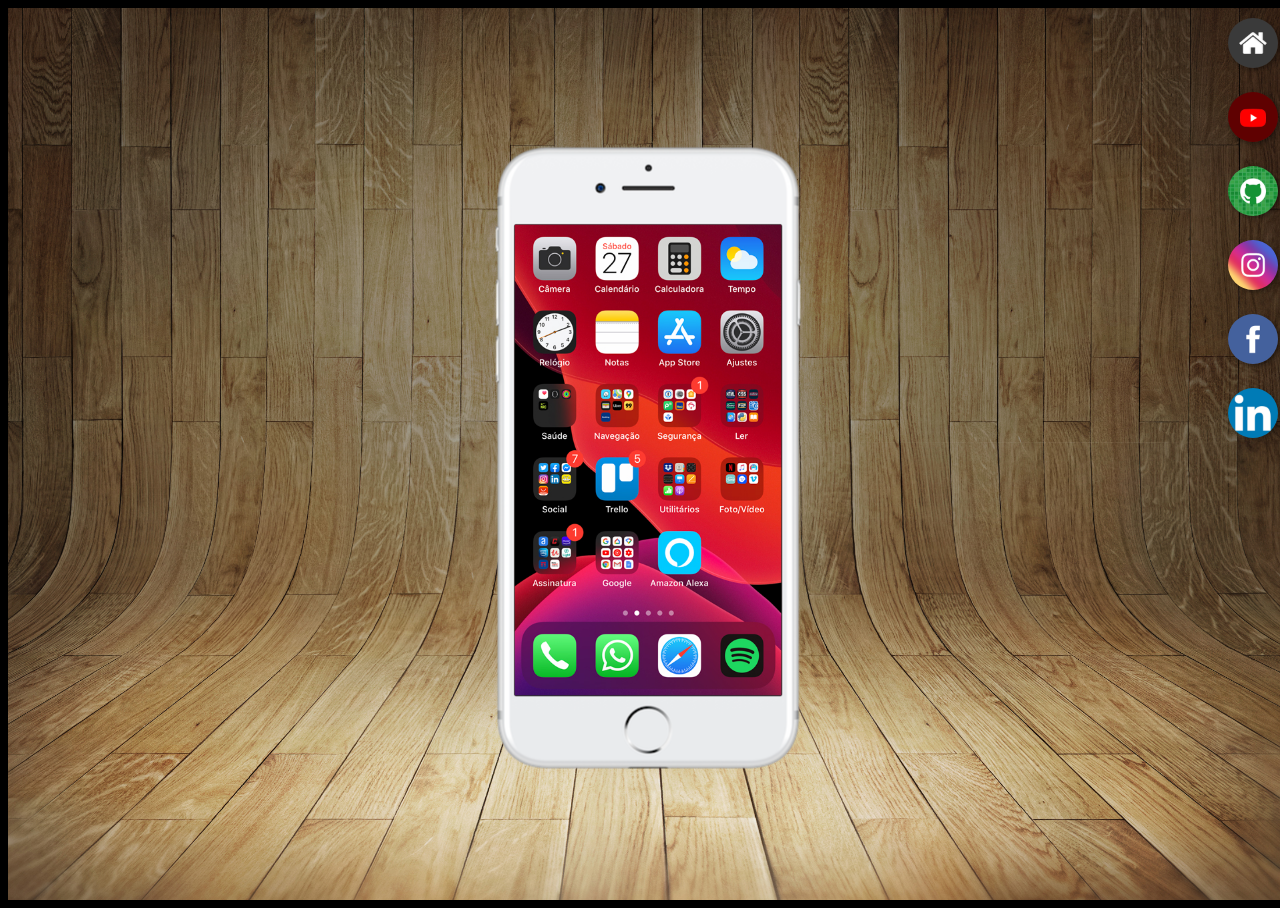
<file: index.html>
<!DOCTYPE html>
<html lang="pt-br">
<head>
    <meta charset="UTF-8">
    <meta name="viewport" content="width=device-width, initial-scale=1.0">
    <link rel="shortcut icon" href="favicon.ico" type="image/x-icon">
    <link rel="stylesheet" href="estilos/style.css">
    <title>Projeto Redes Sociais</title>
</head>
<body>
   <main>
    <section id="telefone"> <!--a imagem do frame de iphone (parte branca) foi inserida na folha css com section#telefone -->
    <iframe src="home.html" frameborder="0" name="tela" id="tela">
        <p>Seu navegador não é compatível com isso.</p>
    </iframe>
    
    </section>
    <section id="redes-sociais">
      <a href="home.html" target="tela"> <img src="imagens/logo-home.jpg" alt="Home"> </a> </br>
      <a href="youtube.html" target="tela"> <img src="imagens/logo-youtube.jpg" alt="Youtube"> </a></br>
      <a href="github.html" target="tela"> <img src="imagens/logo-github.jpg" alt="Github"> </a></br>
      <a href="instagram.html" target="tela"> <img src="imagens/logo-instagram.jpg" alt="Instagram"> </a></br>
      <a href="facebook.html" target="tela"> <img src="imagens/logo-facebook.jpg" alt="Facebook"> </a></br>
      <a href="linkedin.html" target="tela"> <img src="imagens/logo-linkedin300.jpg" alt="Linkedin"> </a></br>
    
    </section>
   </main>
</body>
</html>
</file>
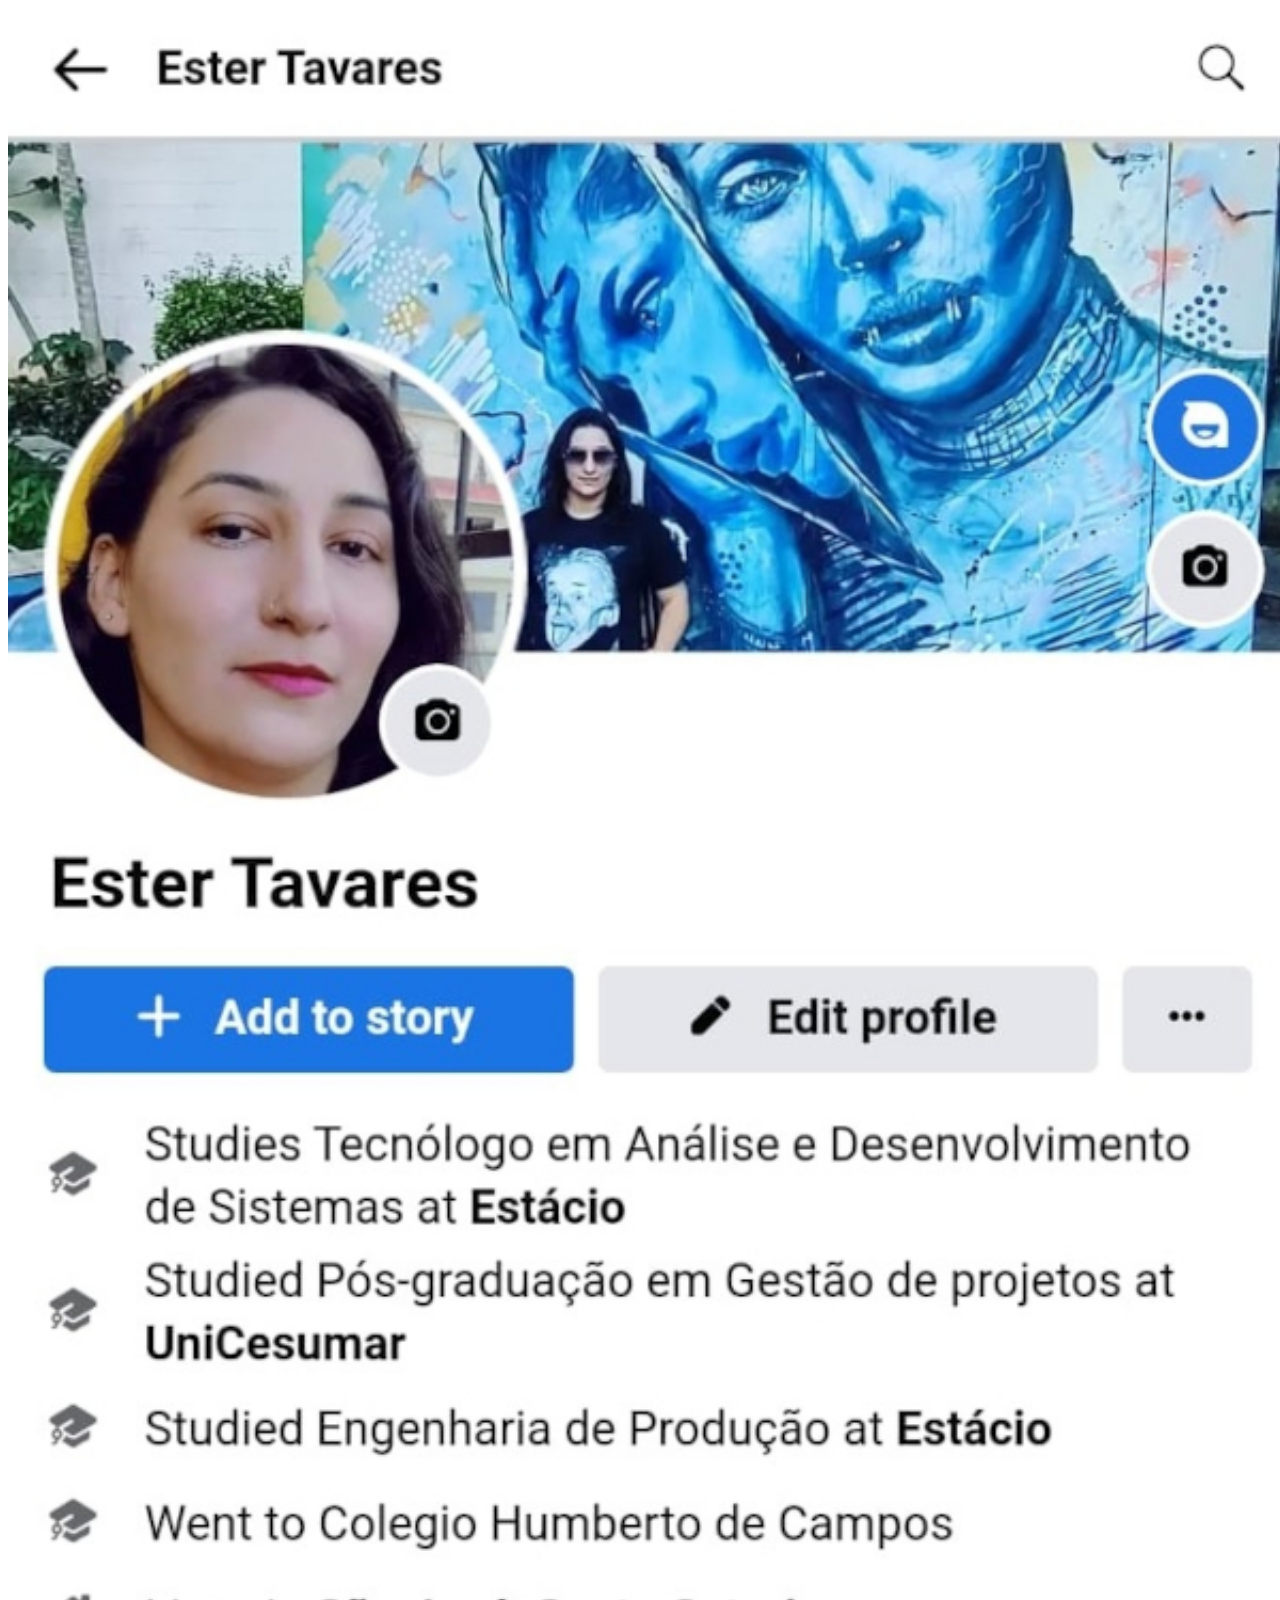
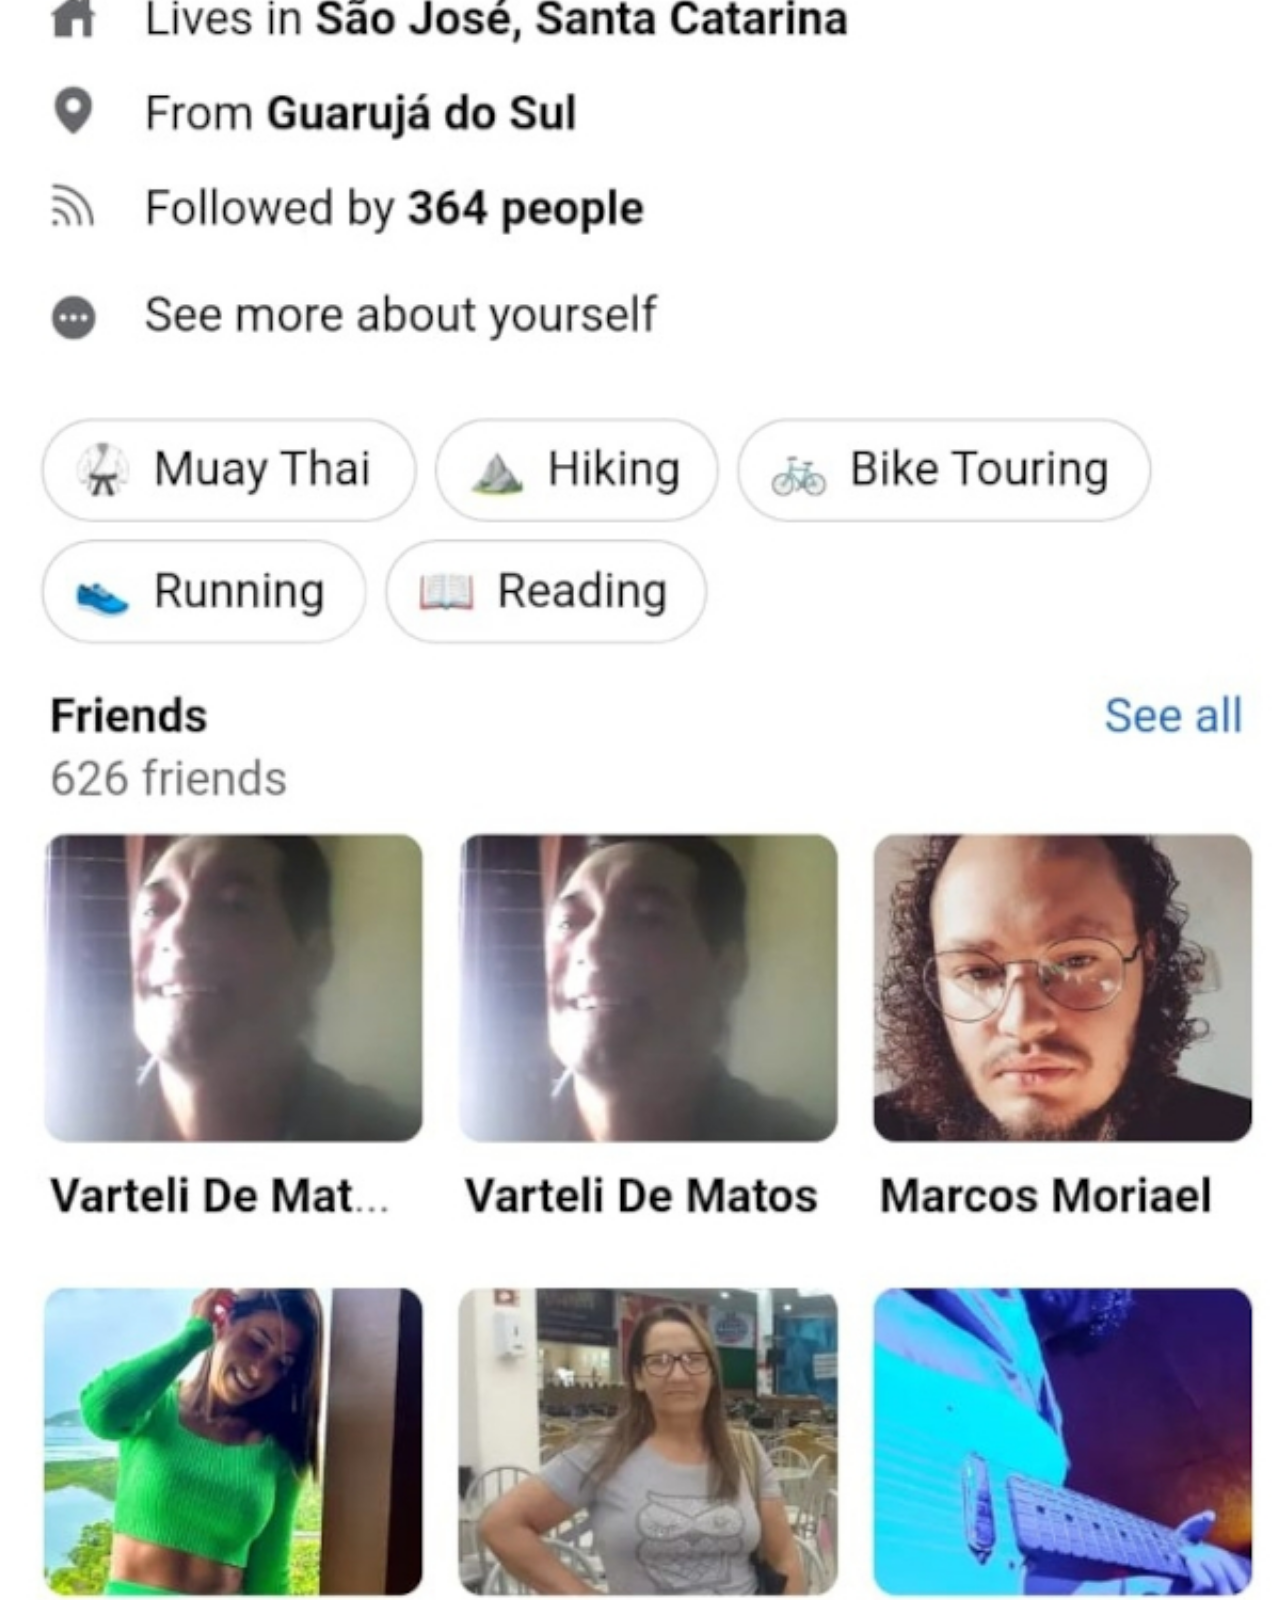
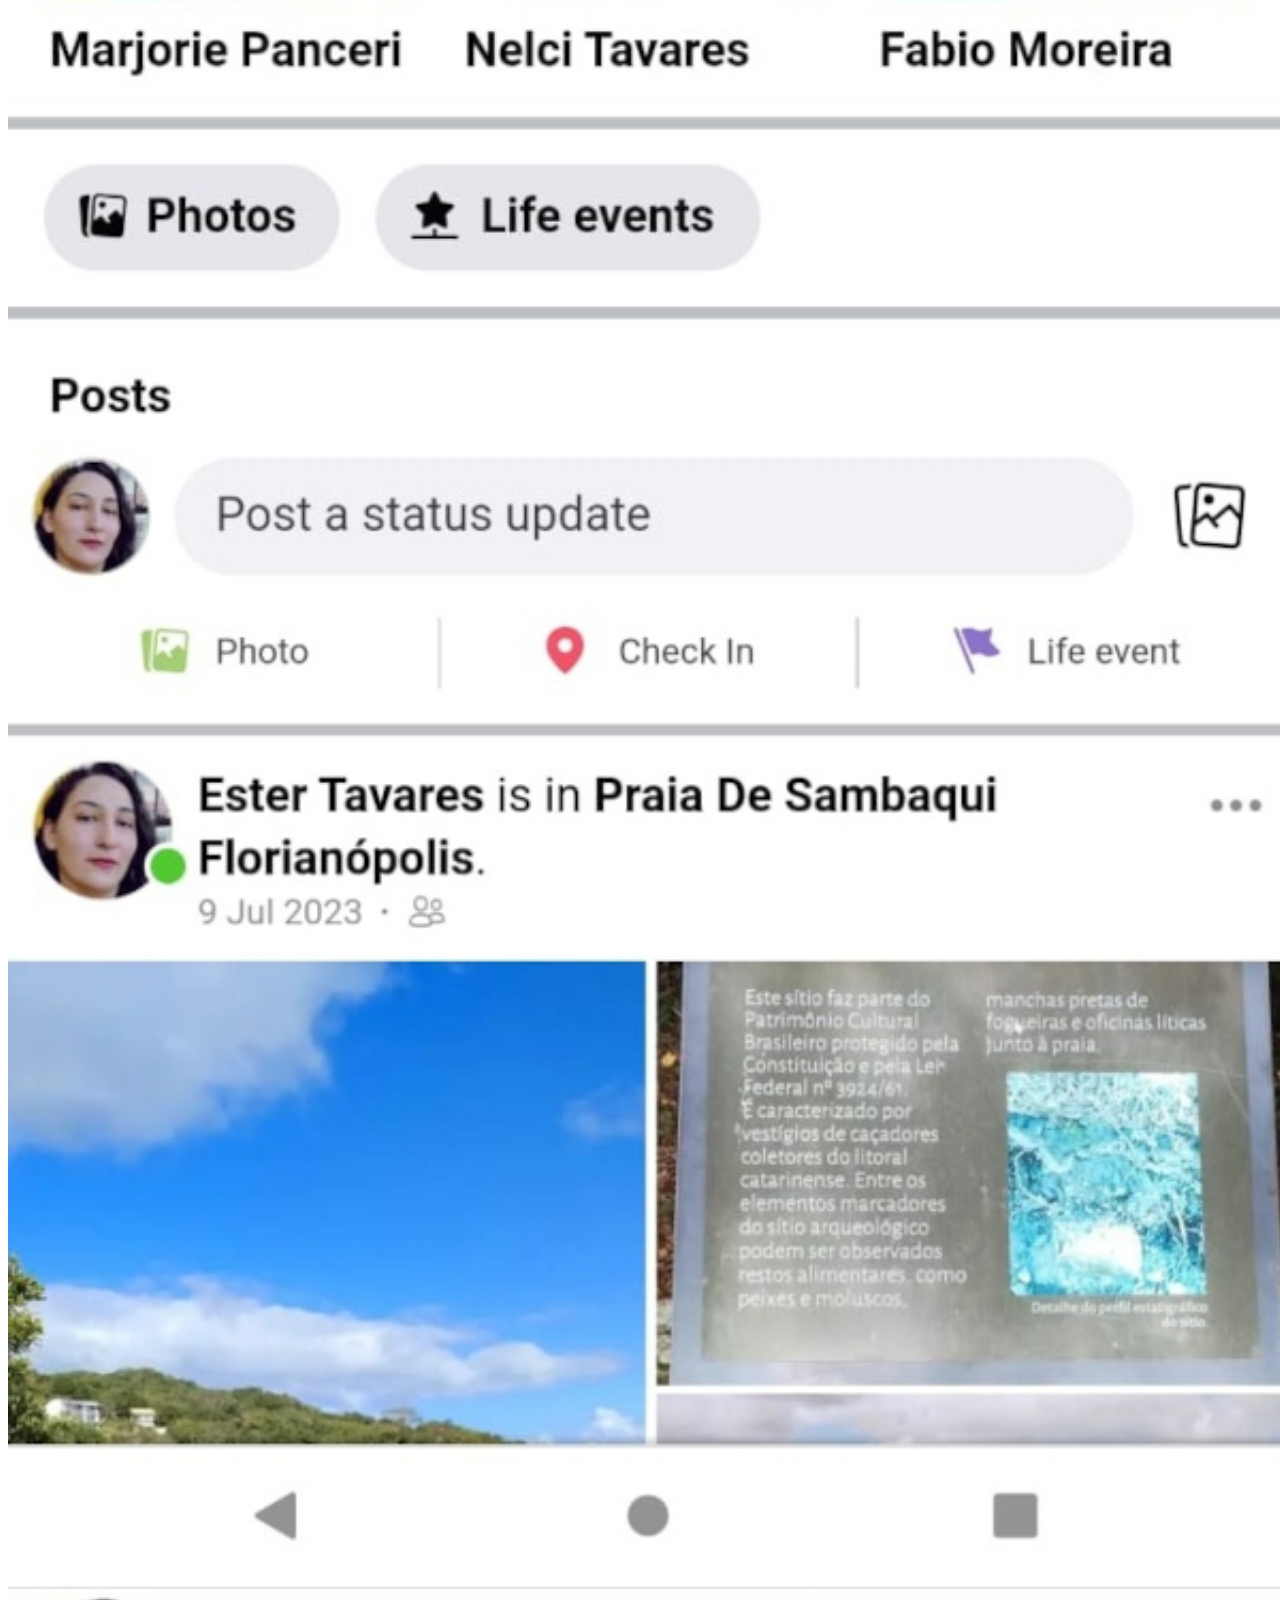
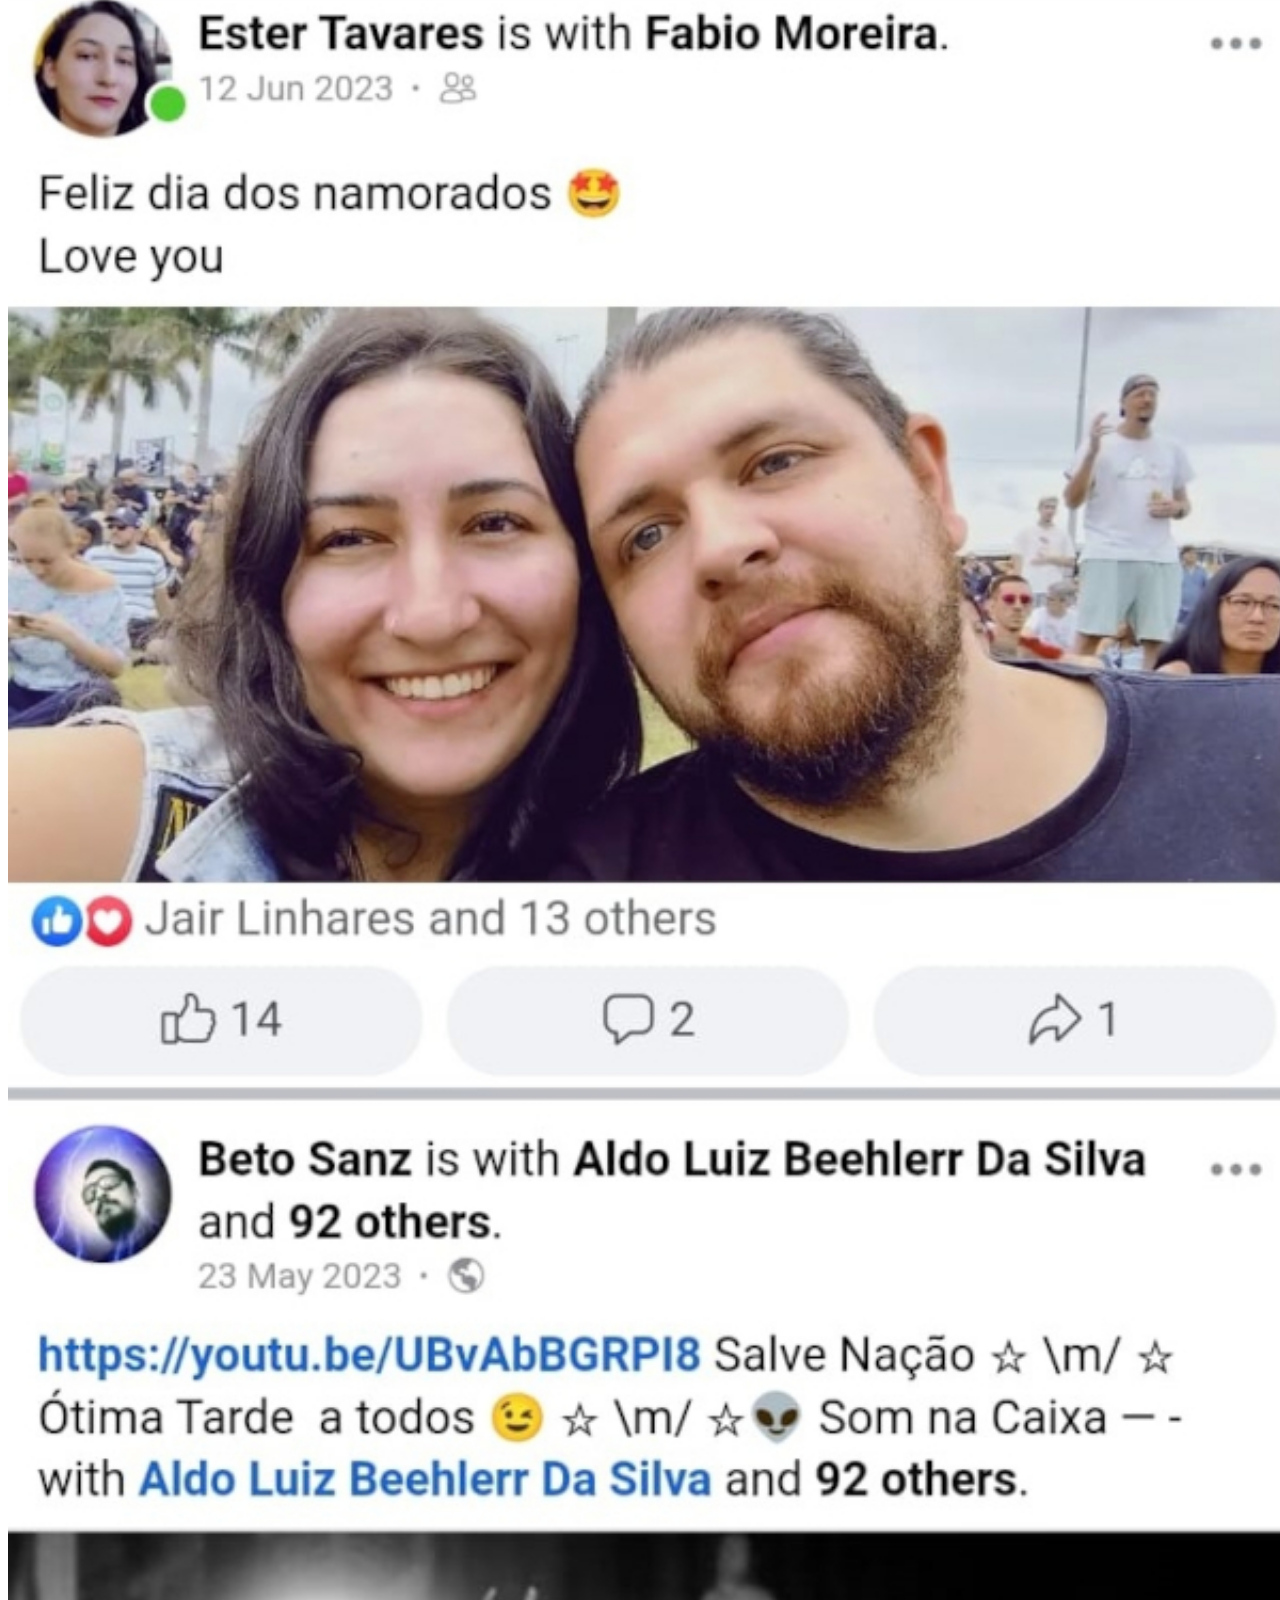
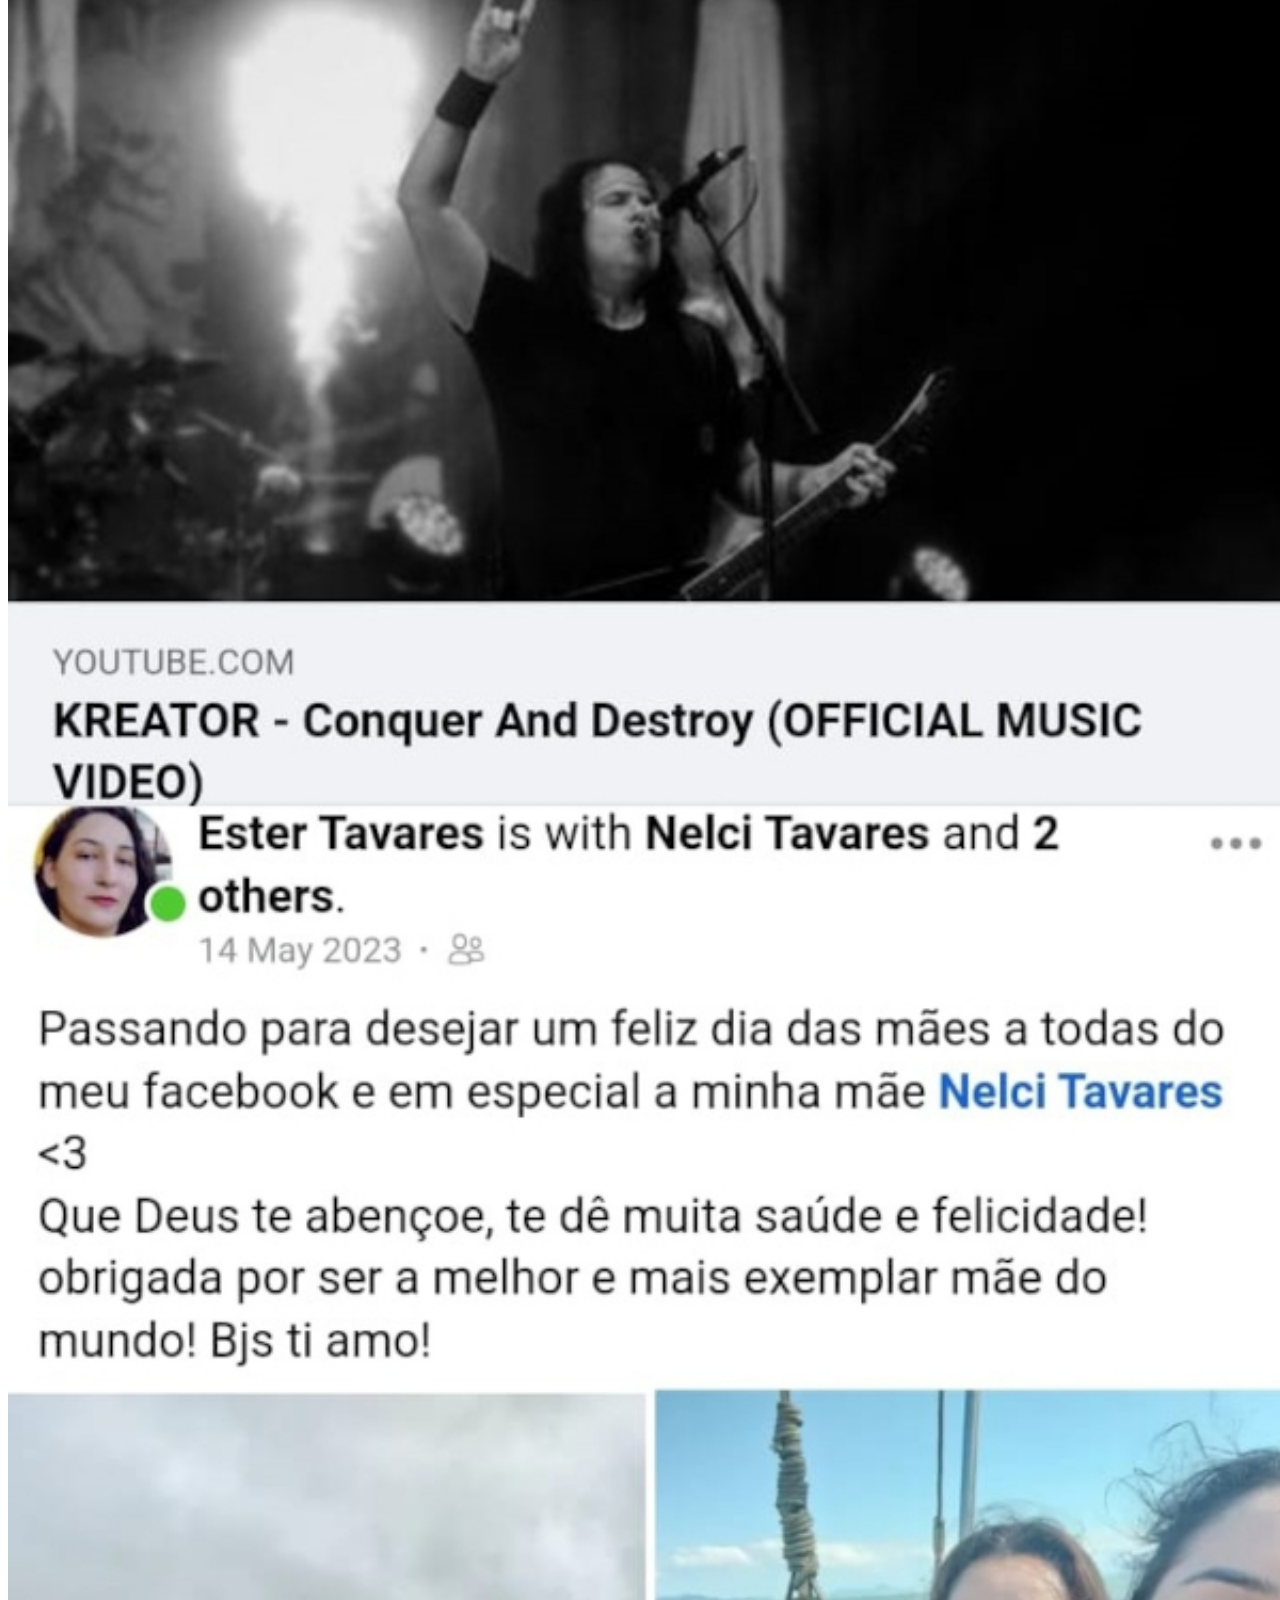
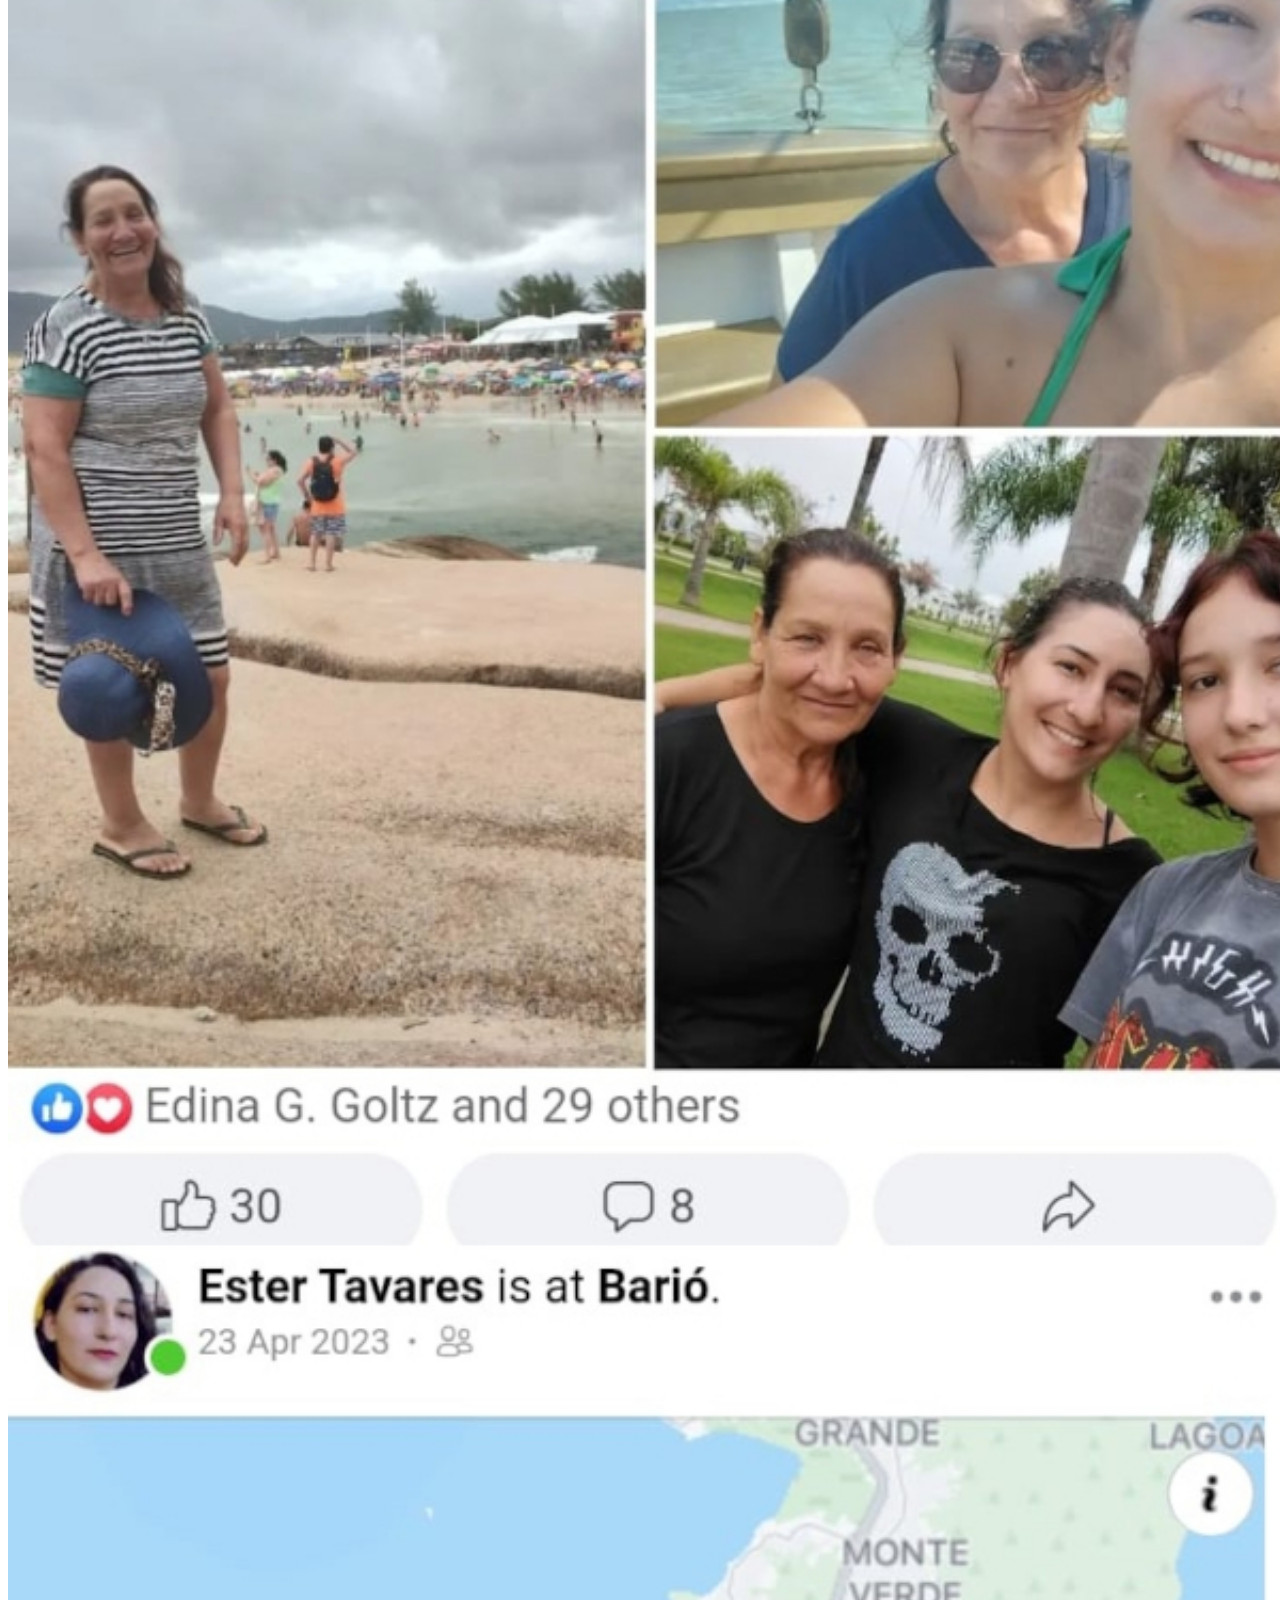
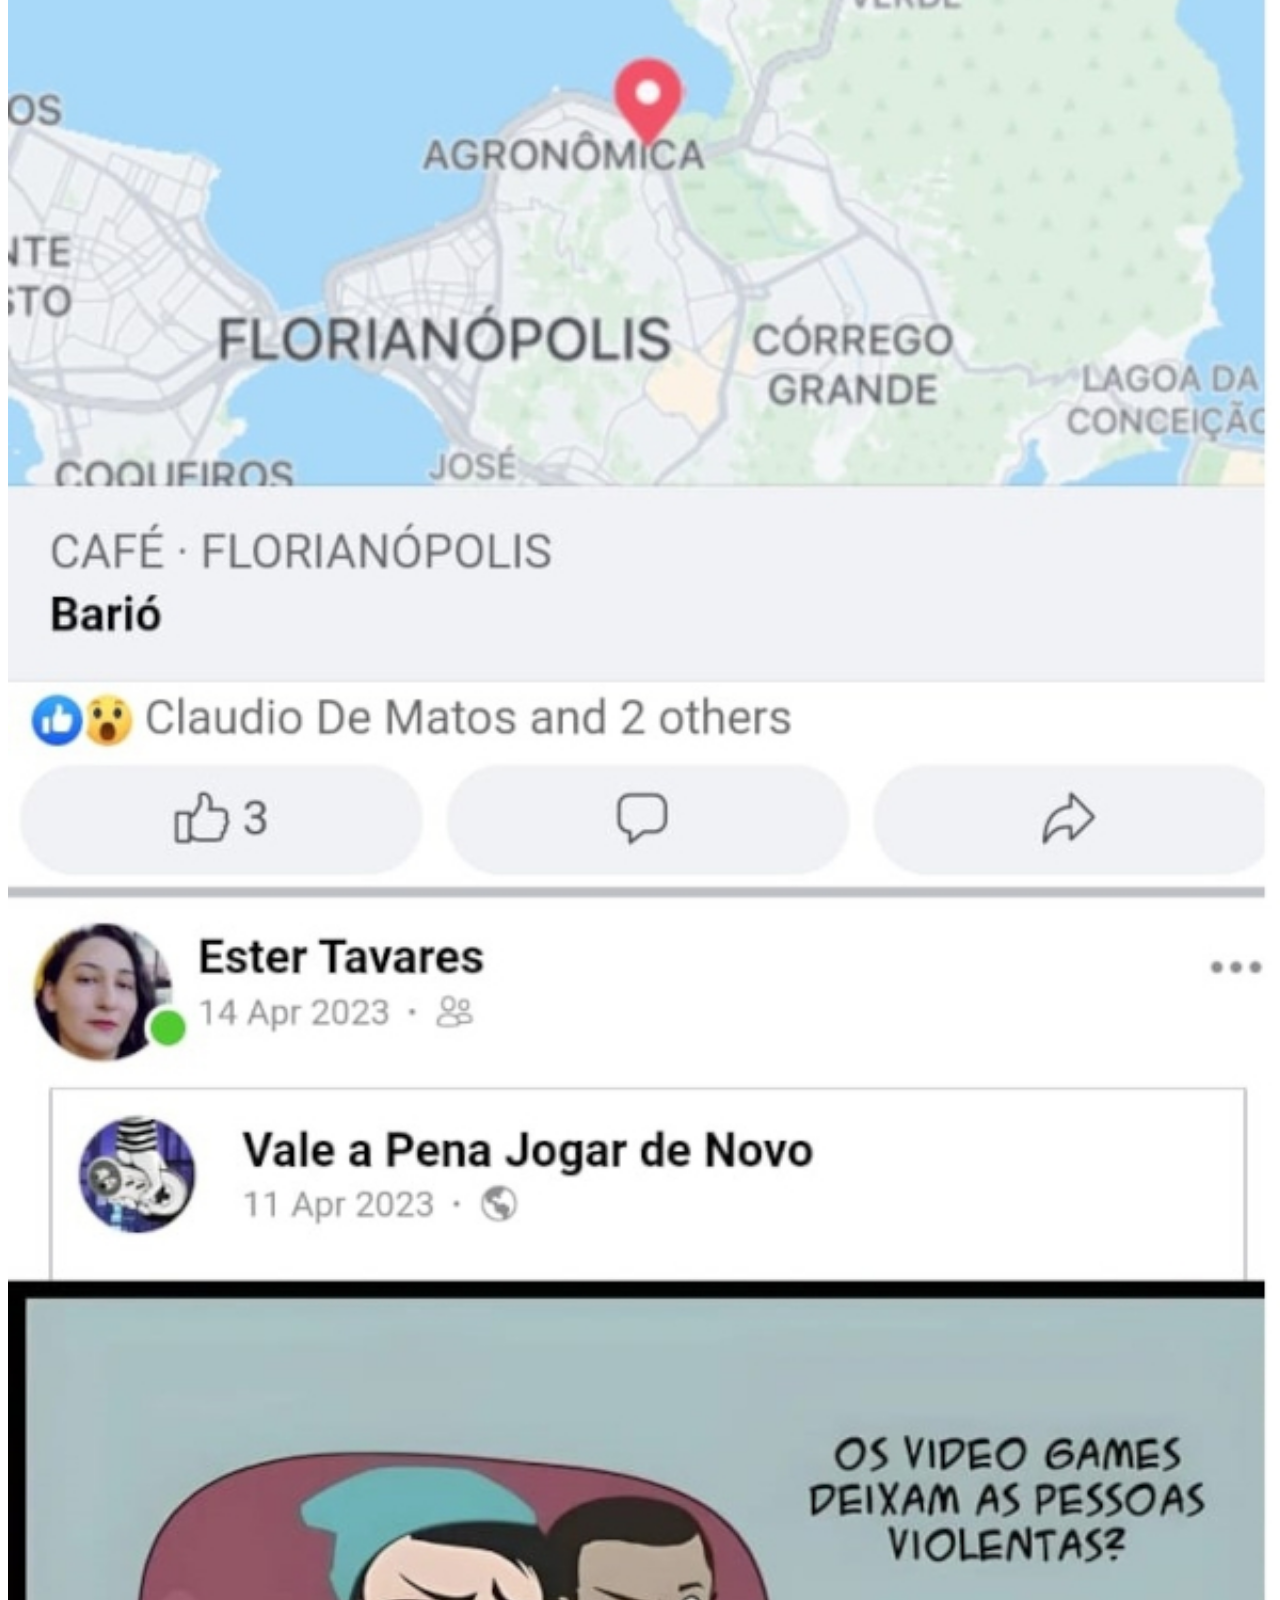
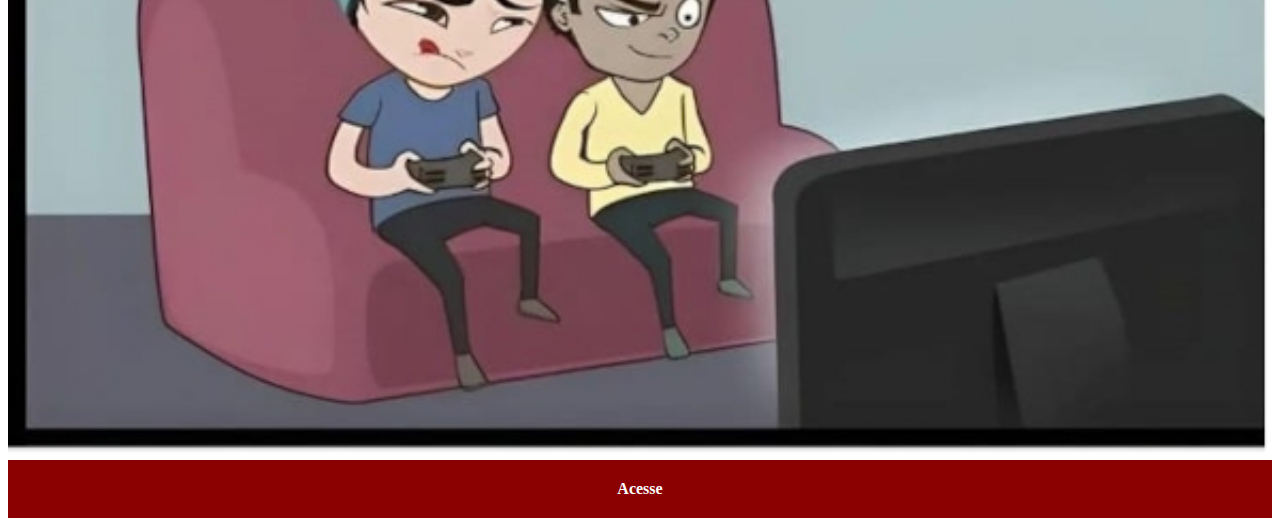
<file: facebook.html>
<!DOCTYPE html>
<html lang="pt-br">
<head>
    <meta charset="UTF-8">
    <meta name="viewport" content="width=device-width, initial-scale=1.0">
    <title>Facebook</title>
    <link rel="stylesheet" href="estilos/social.css">
</head>
<body>
    <img src="imagens/telafacebookester1.jpg" alt="Facebook">

    <a href="https://www.facebook.com/ester.tavares.75" target="_blank">Acesse</a>
</body>
</html>
</file>
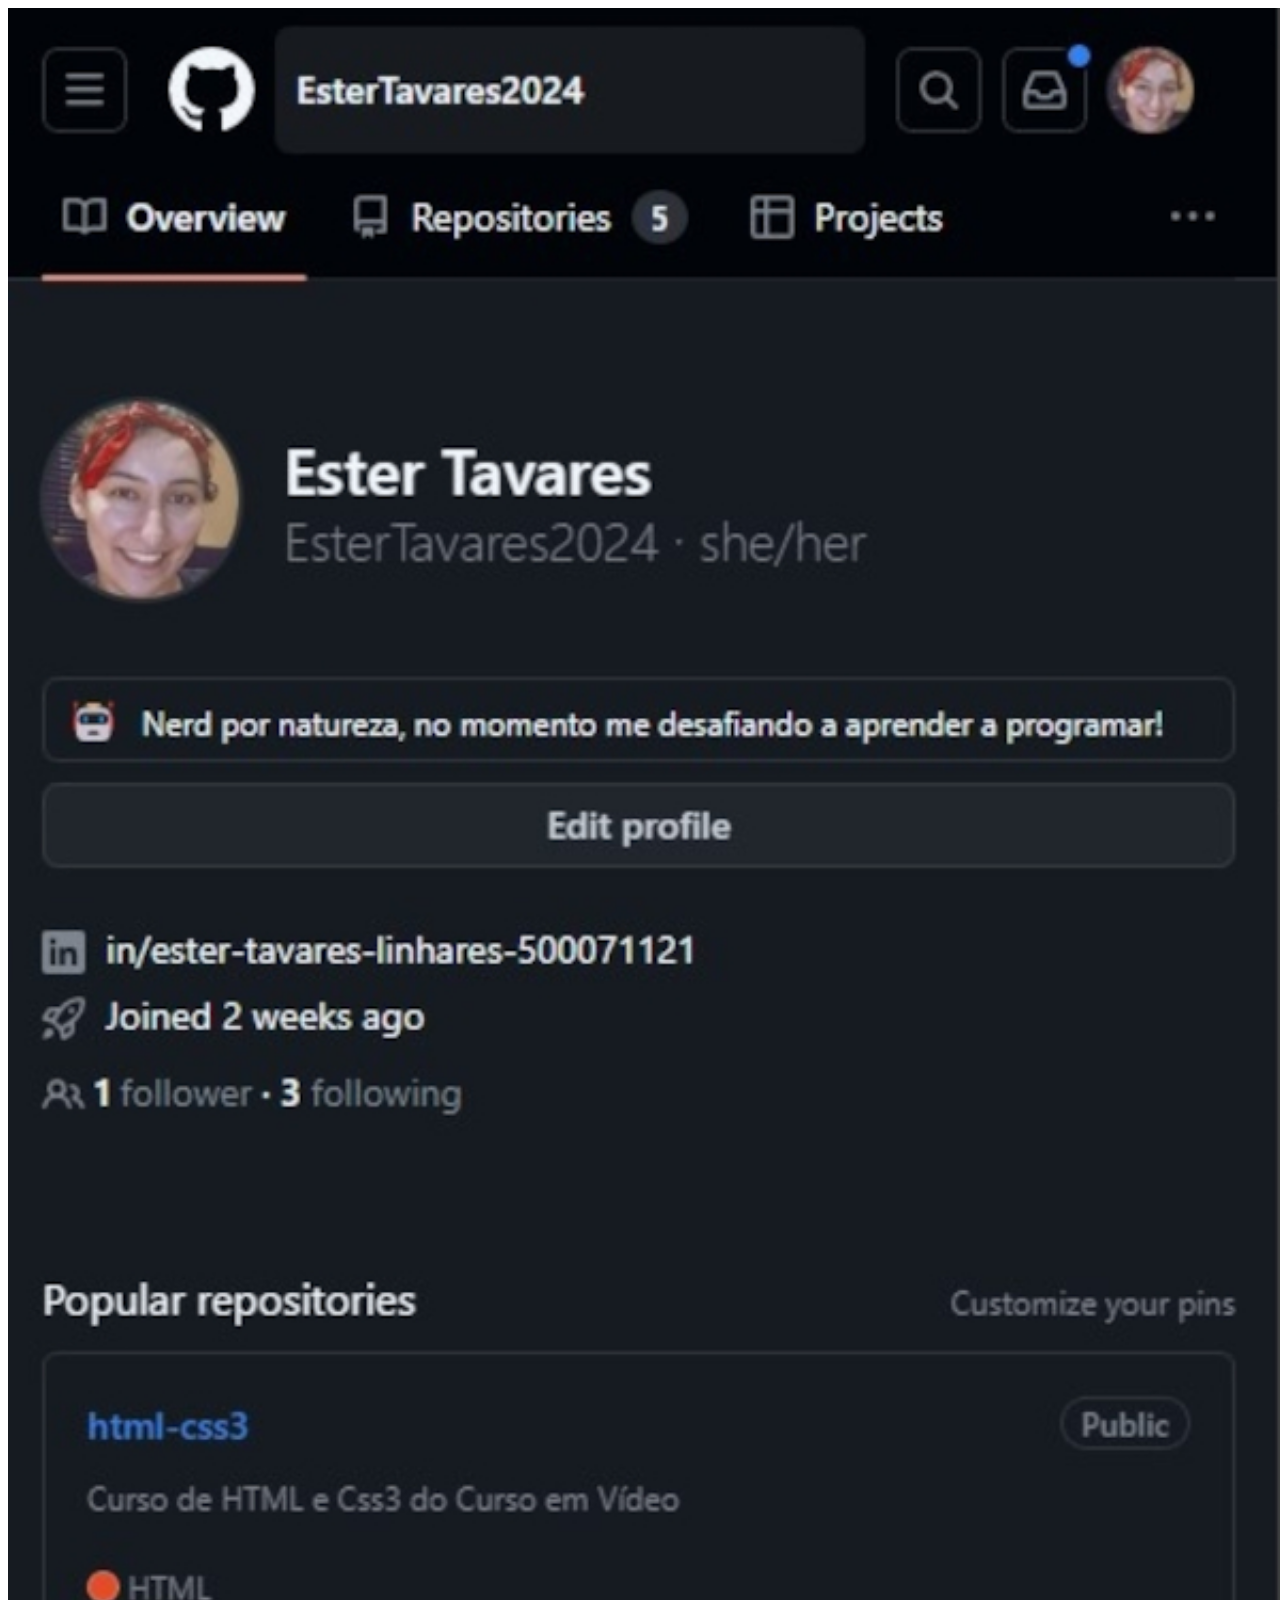
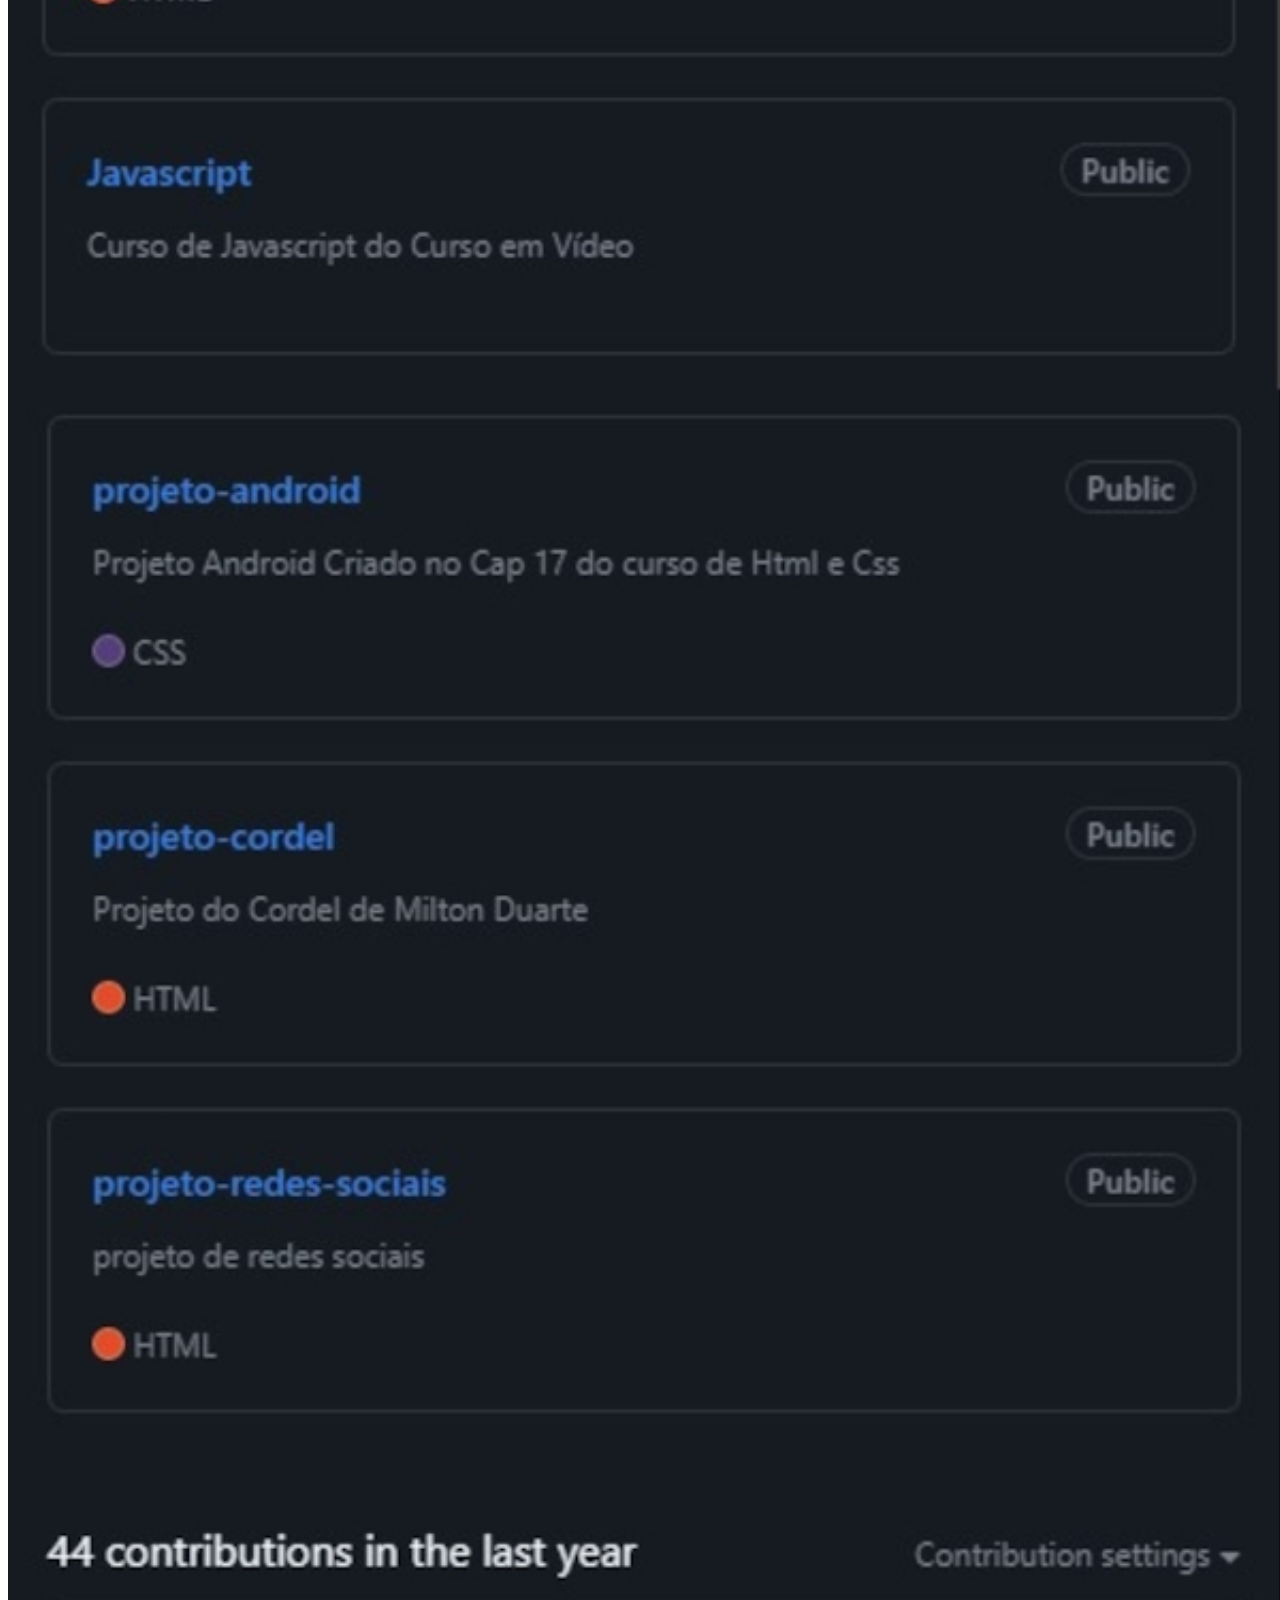
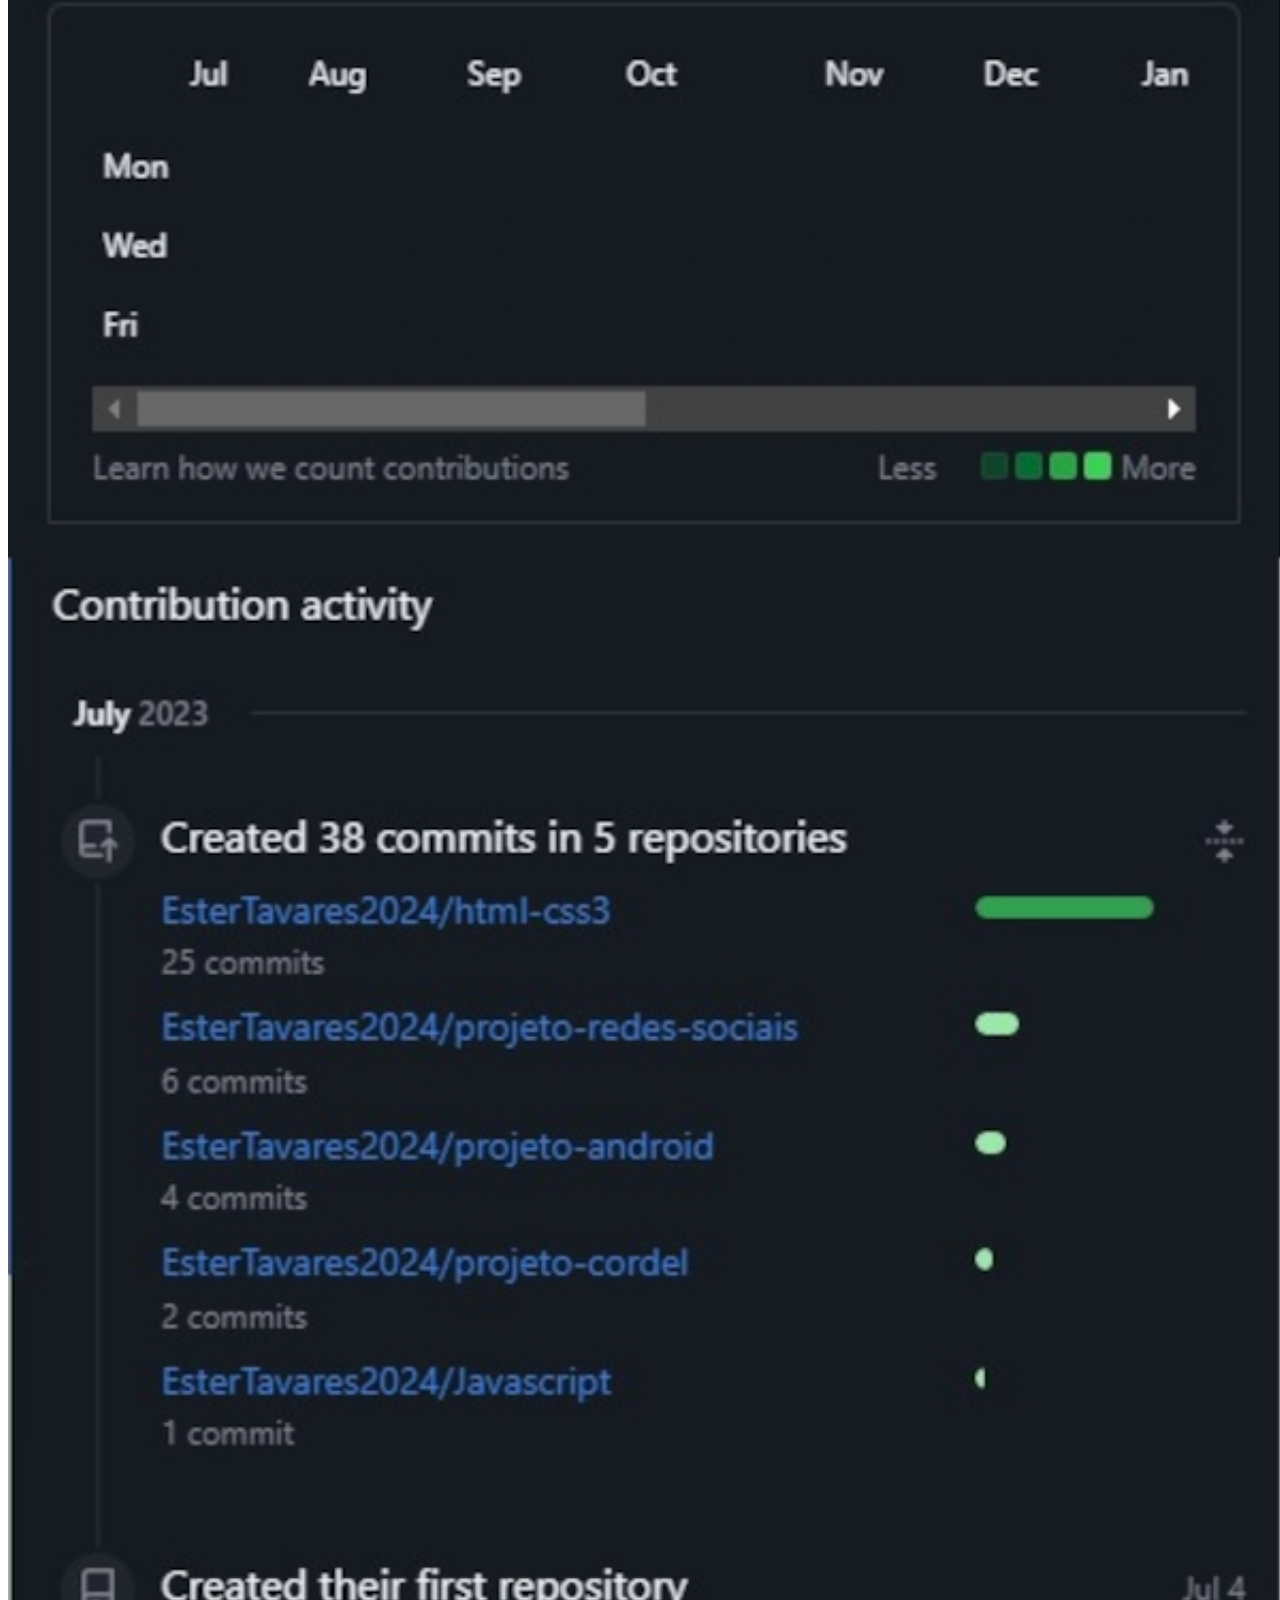
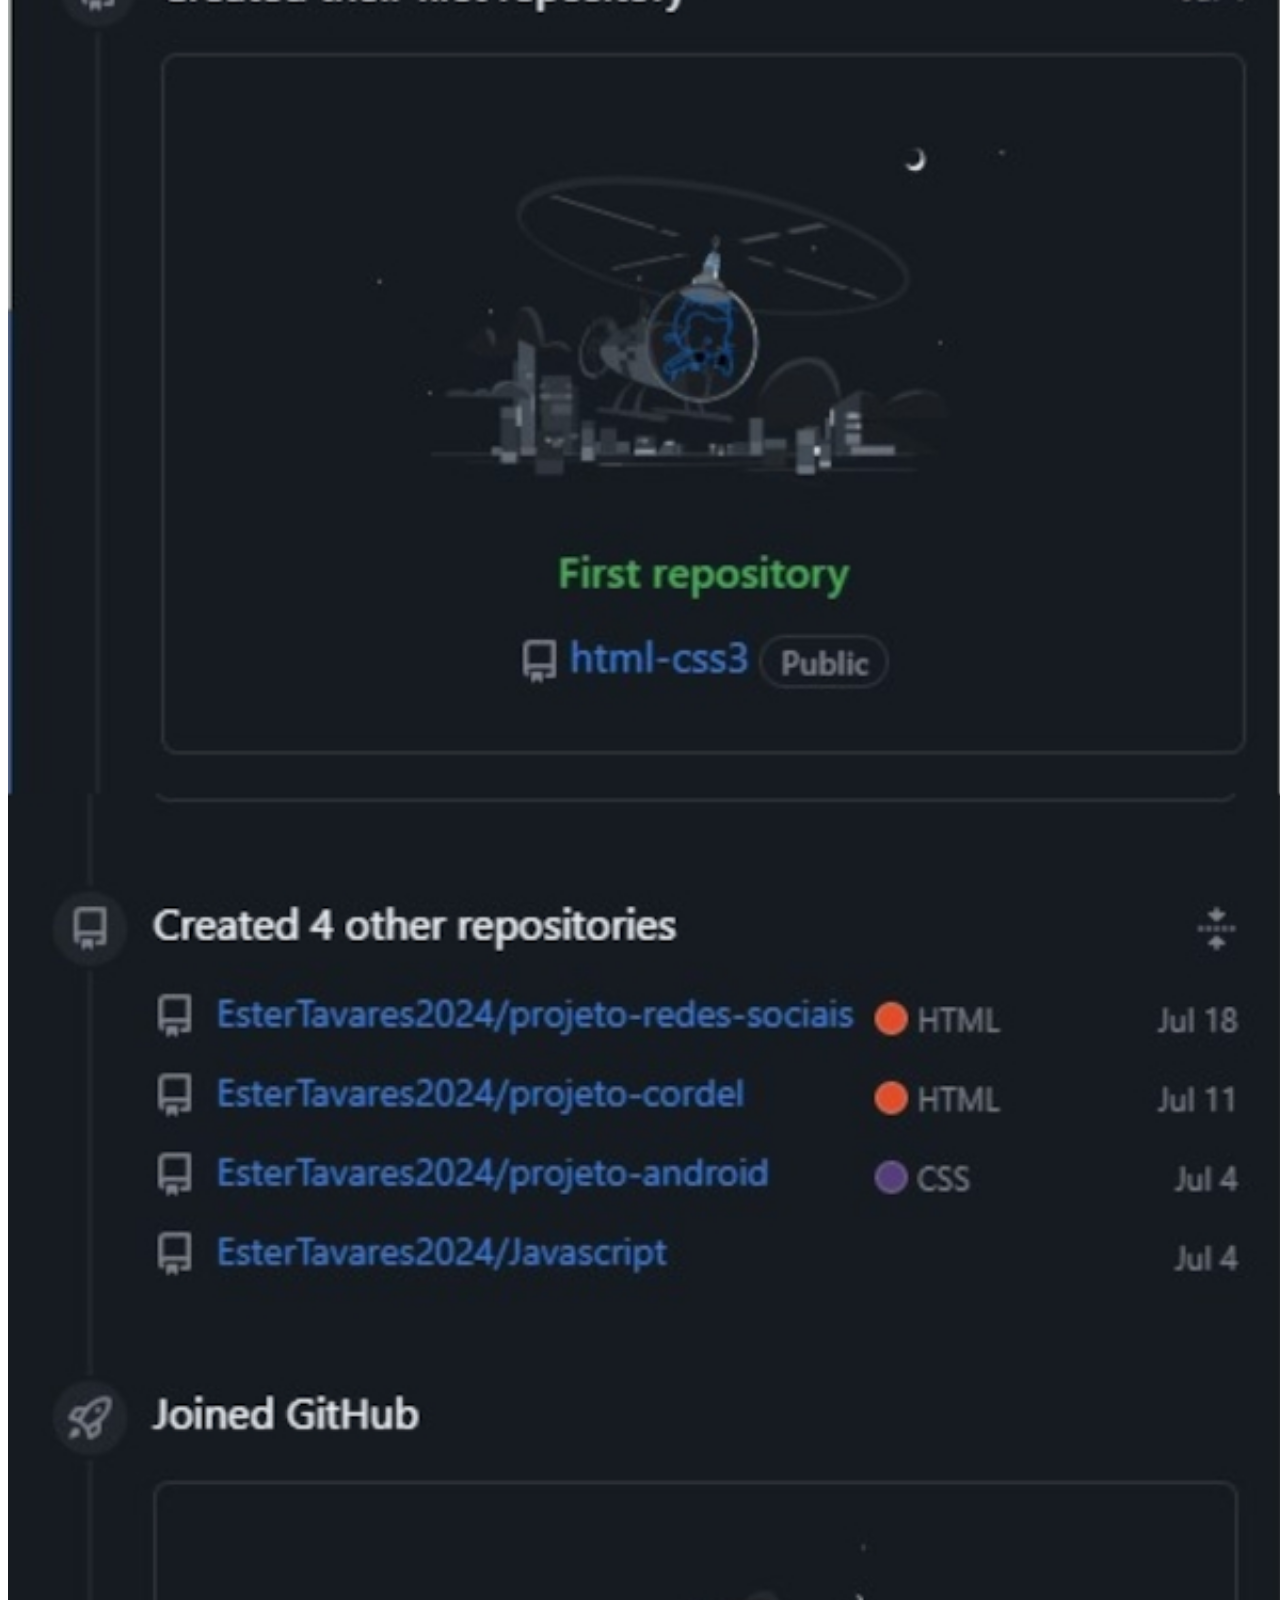
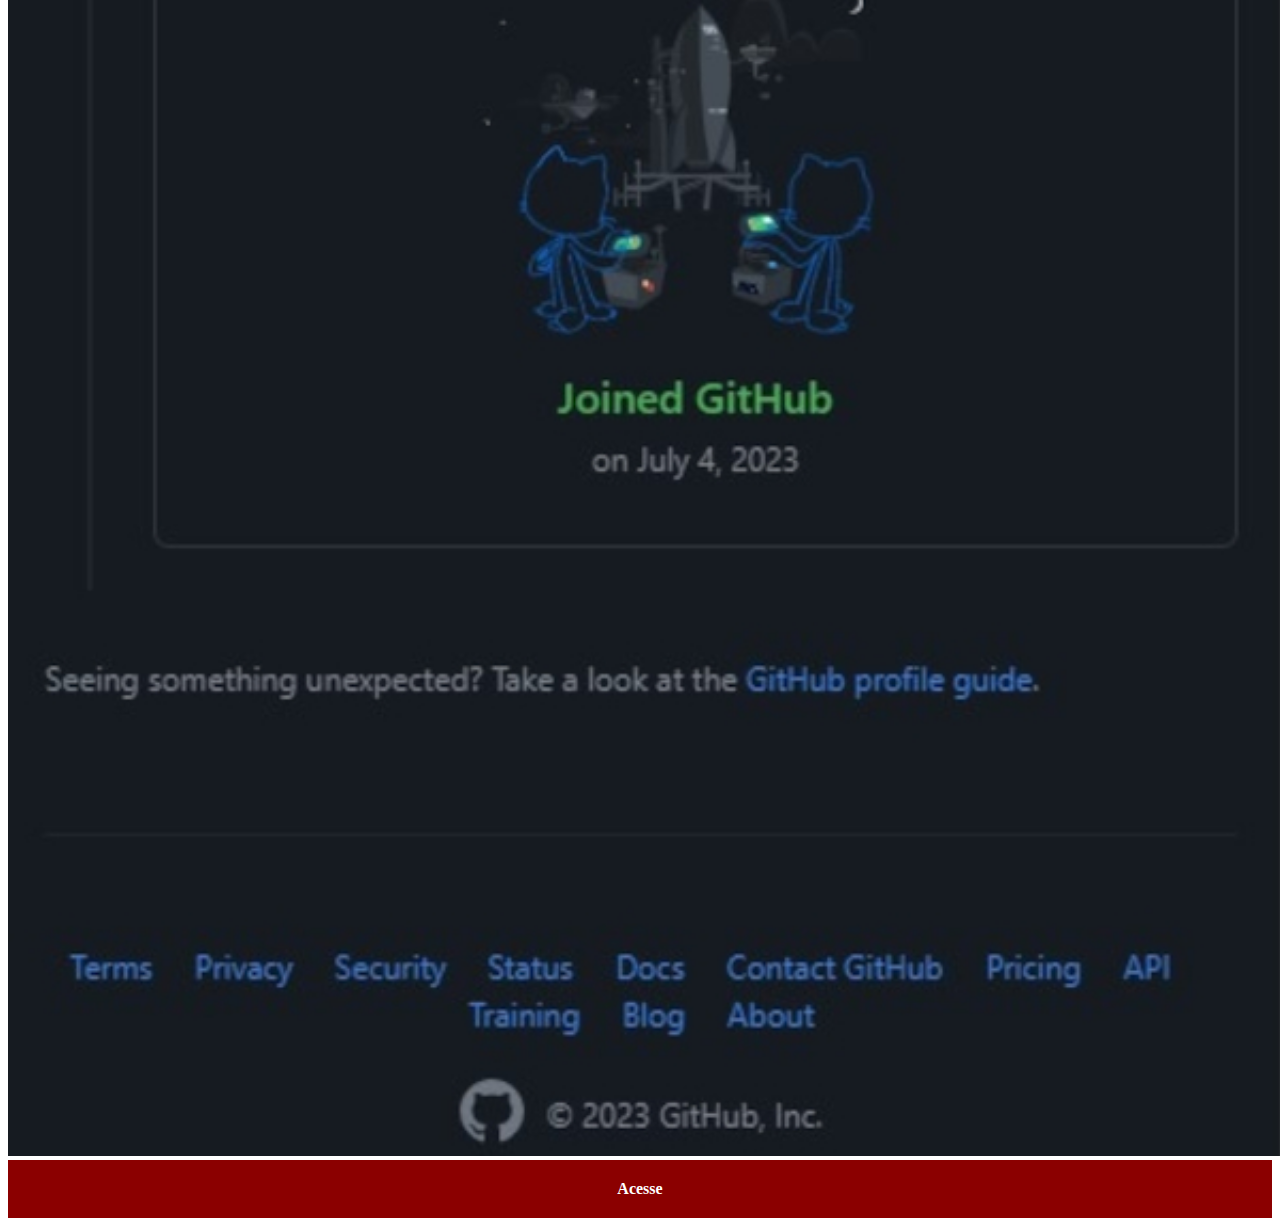
<file: github.html>
<!DOCTYPE html>
<html lang="pt-br">
<head>
    <meta charset="UTF-8">
    <meta name="viewport" content="width=device-width, initial-scale=1.0">
    <title>Github</title>
    <link rel="stylesheet" href="estilos/social.css">
</head>
<body>
    <img src="imagens/telagithubester1.jpg" alt="Github">
    <a href="https://github.com/EsterTavares2024" target="_blank">Acesse</a>
</body>
</html>
</file>
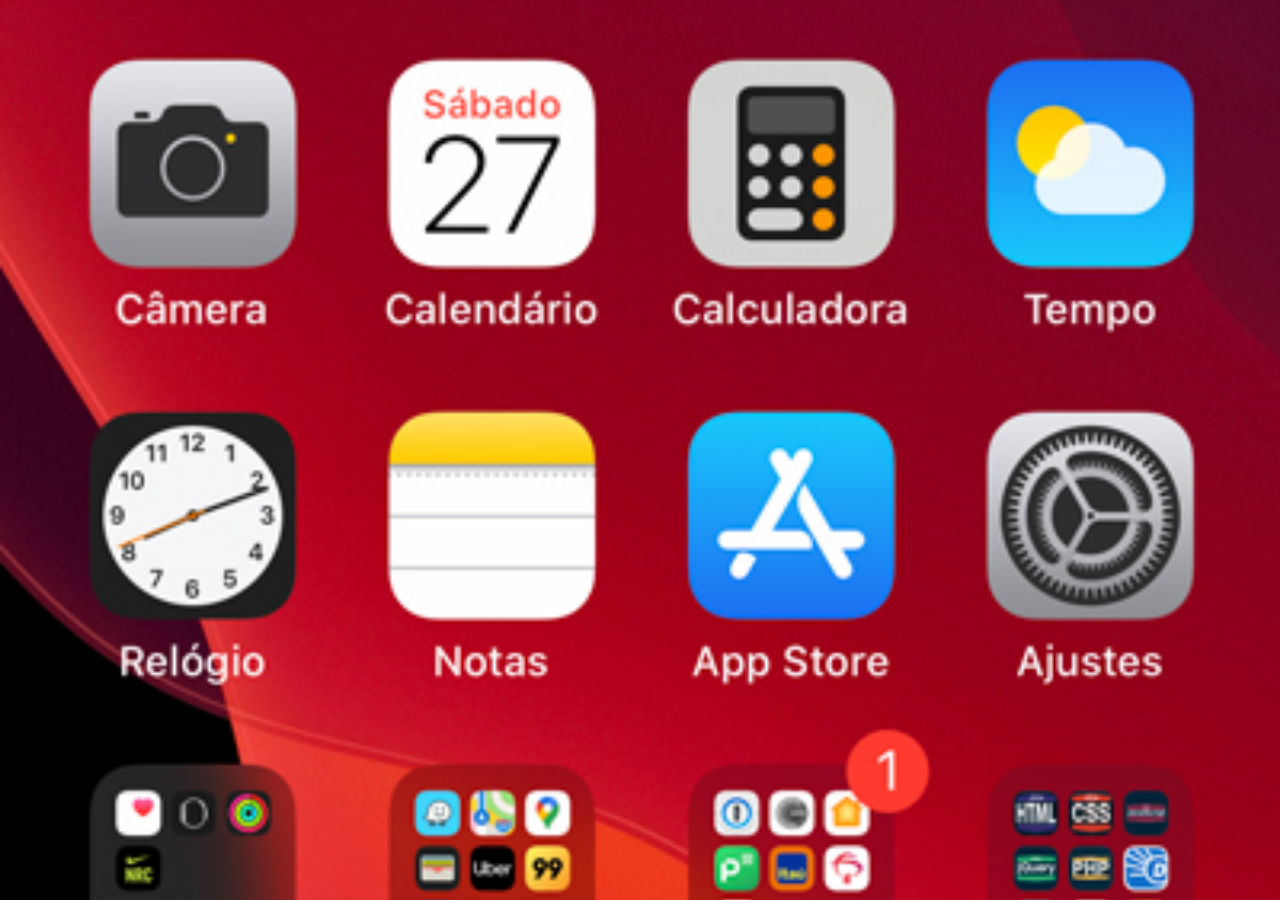
<file: home.html>
<!DOCTYPE html>
<html lang="pt-br">
<head>
    <meta charset="UTF-8">
    <meta name="viewport" content="width=device-width, initial-scale=1.0">
    <title>Home</title>
</head>
<style>
    * {
        margin: 0px;
        padding:0px;
    }
    body {
        width: 100vw;
        height: 100vh;
        background: black url('imagens/tela-home.jpg');
        background-repeat: no-repeat;
        background-position: top center;
        background-size: cover;
    }
</style>
<body>
    
</body>
</html>
</file>
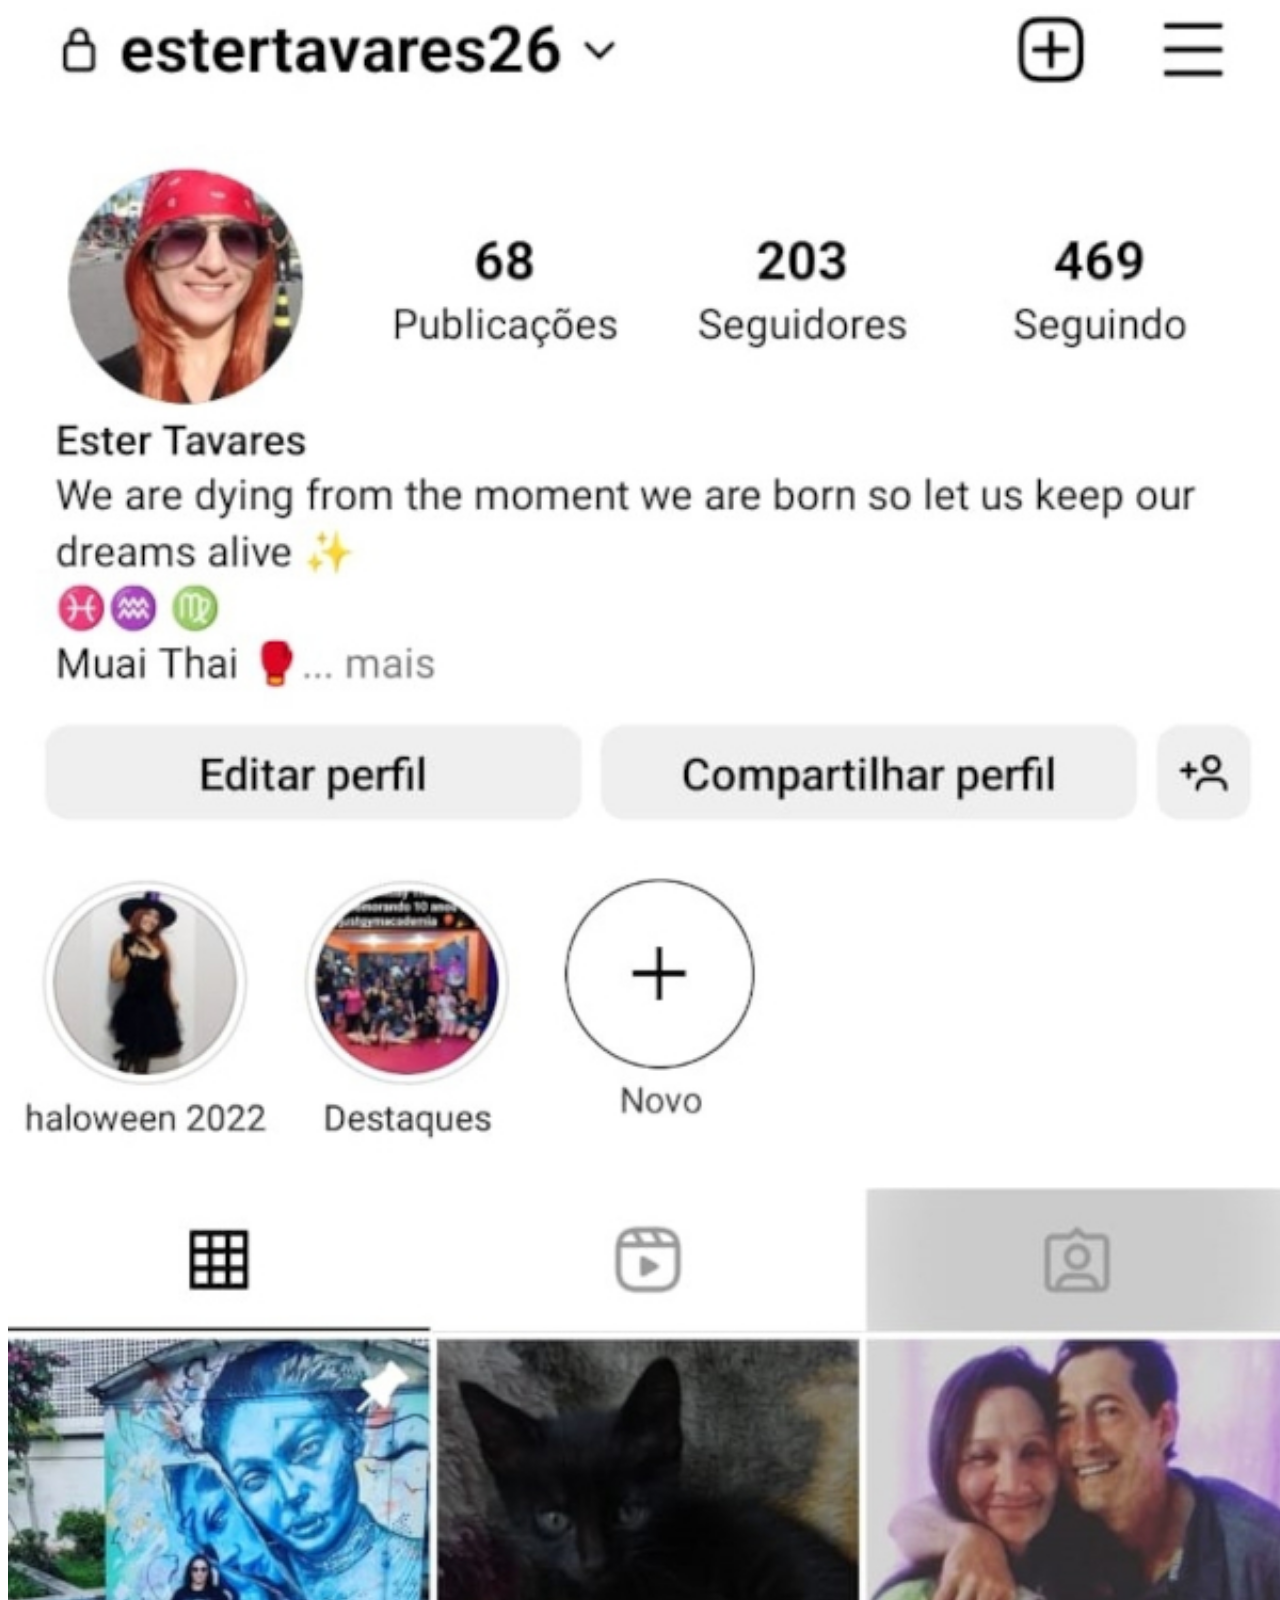
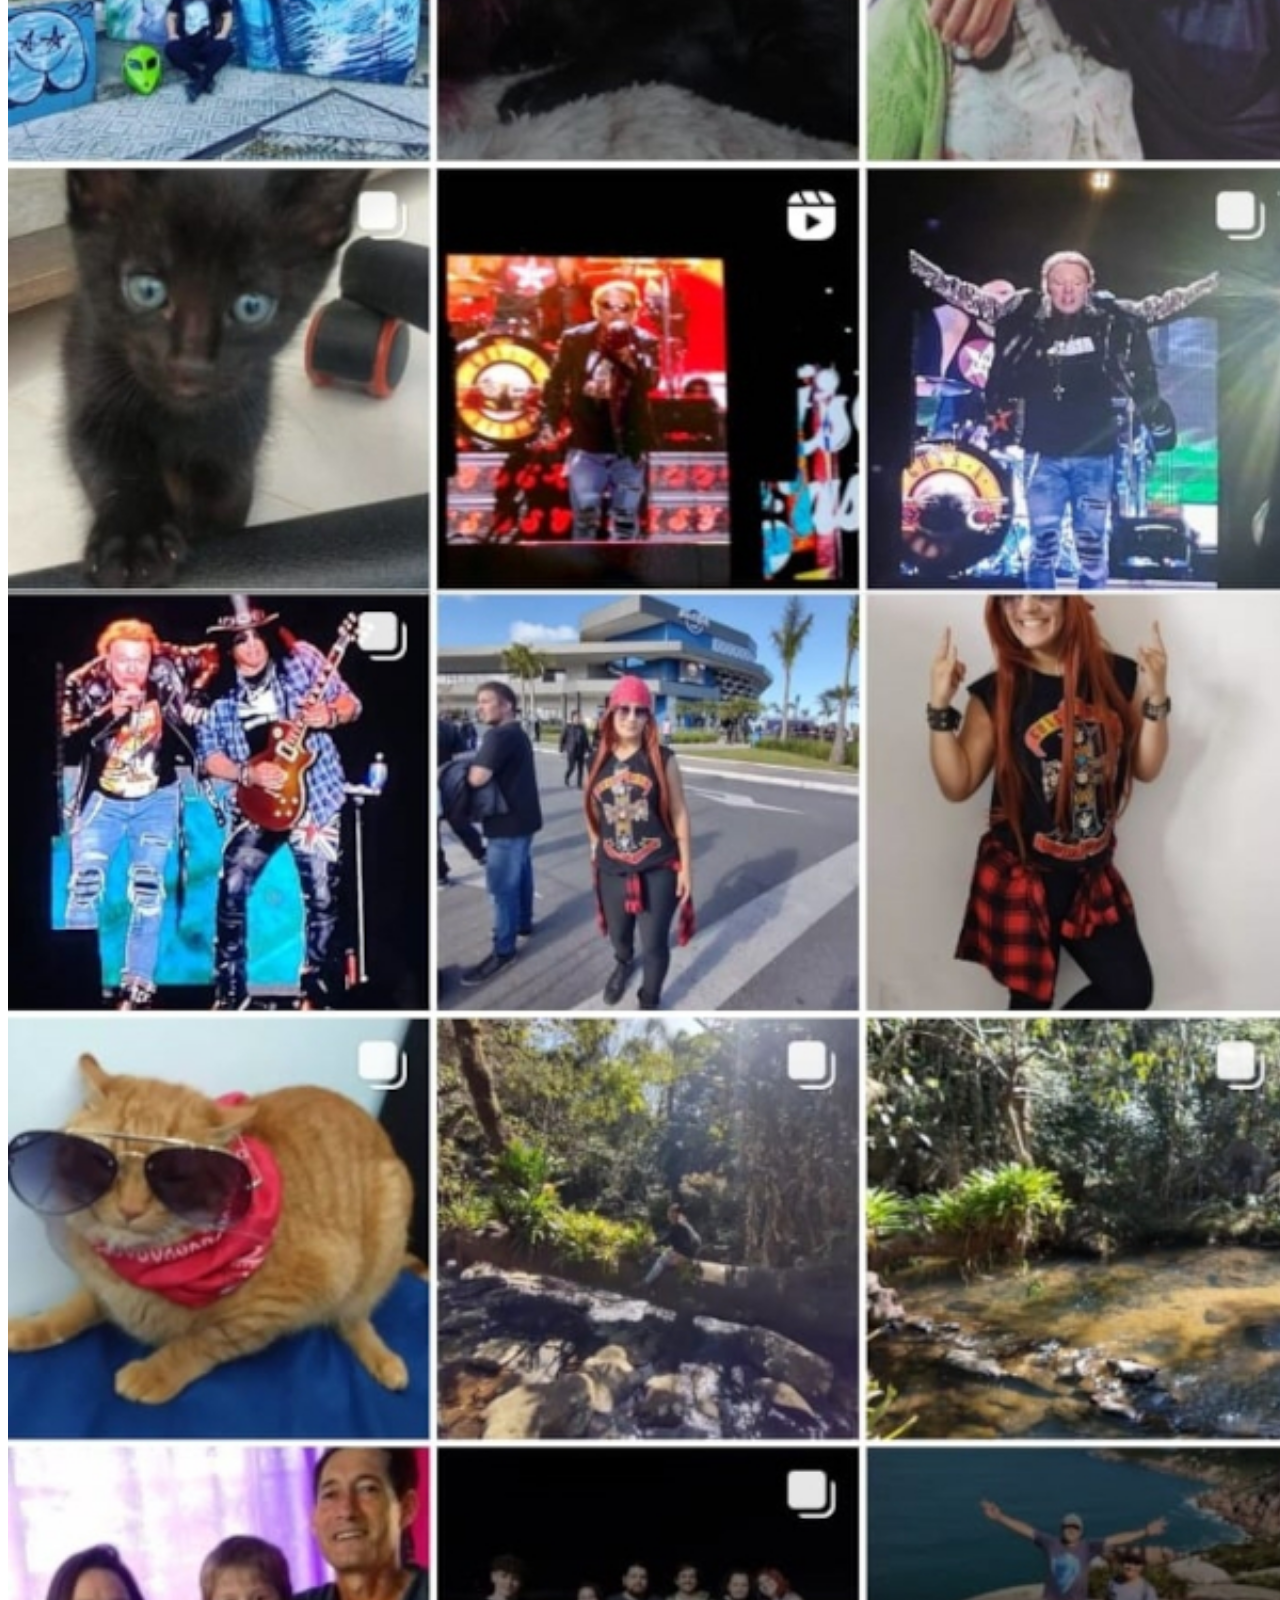
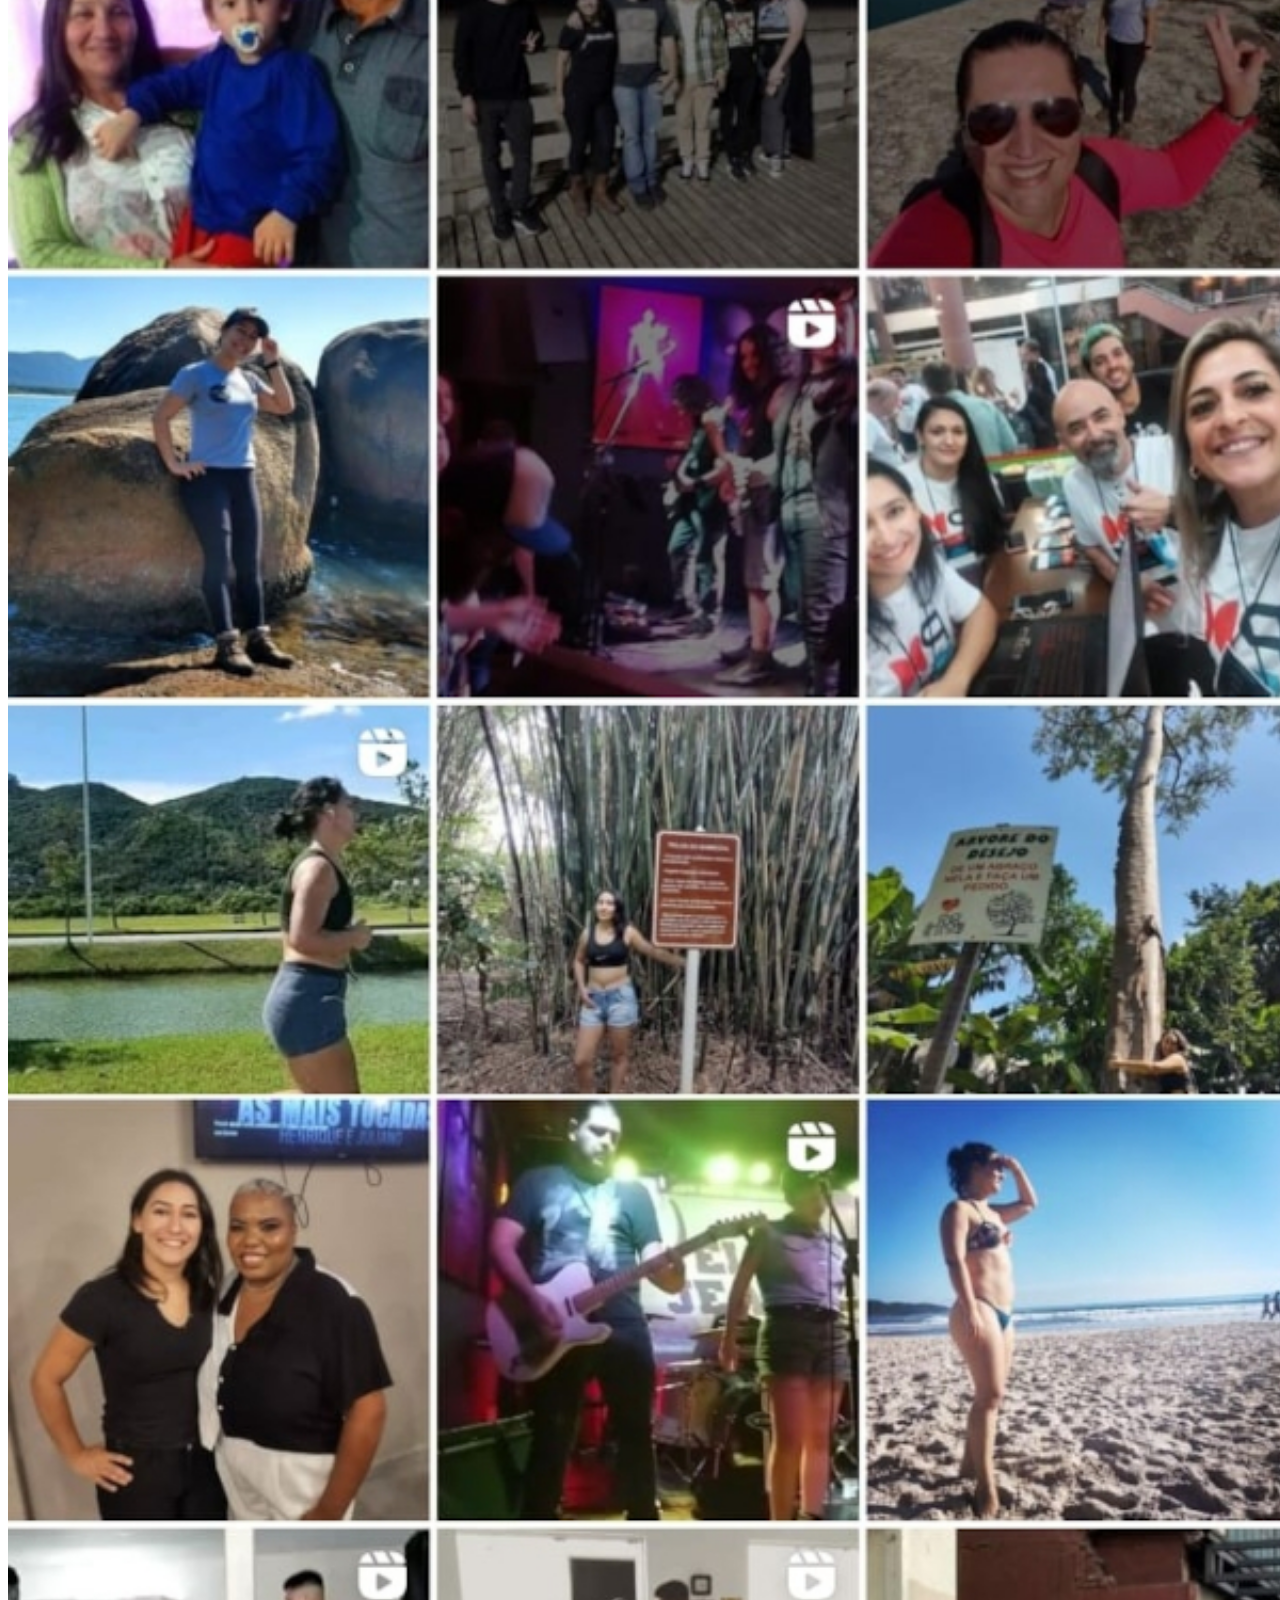
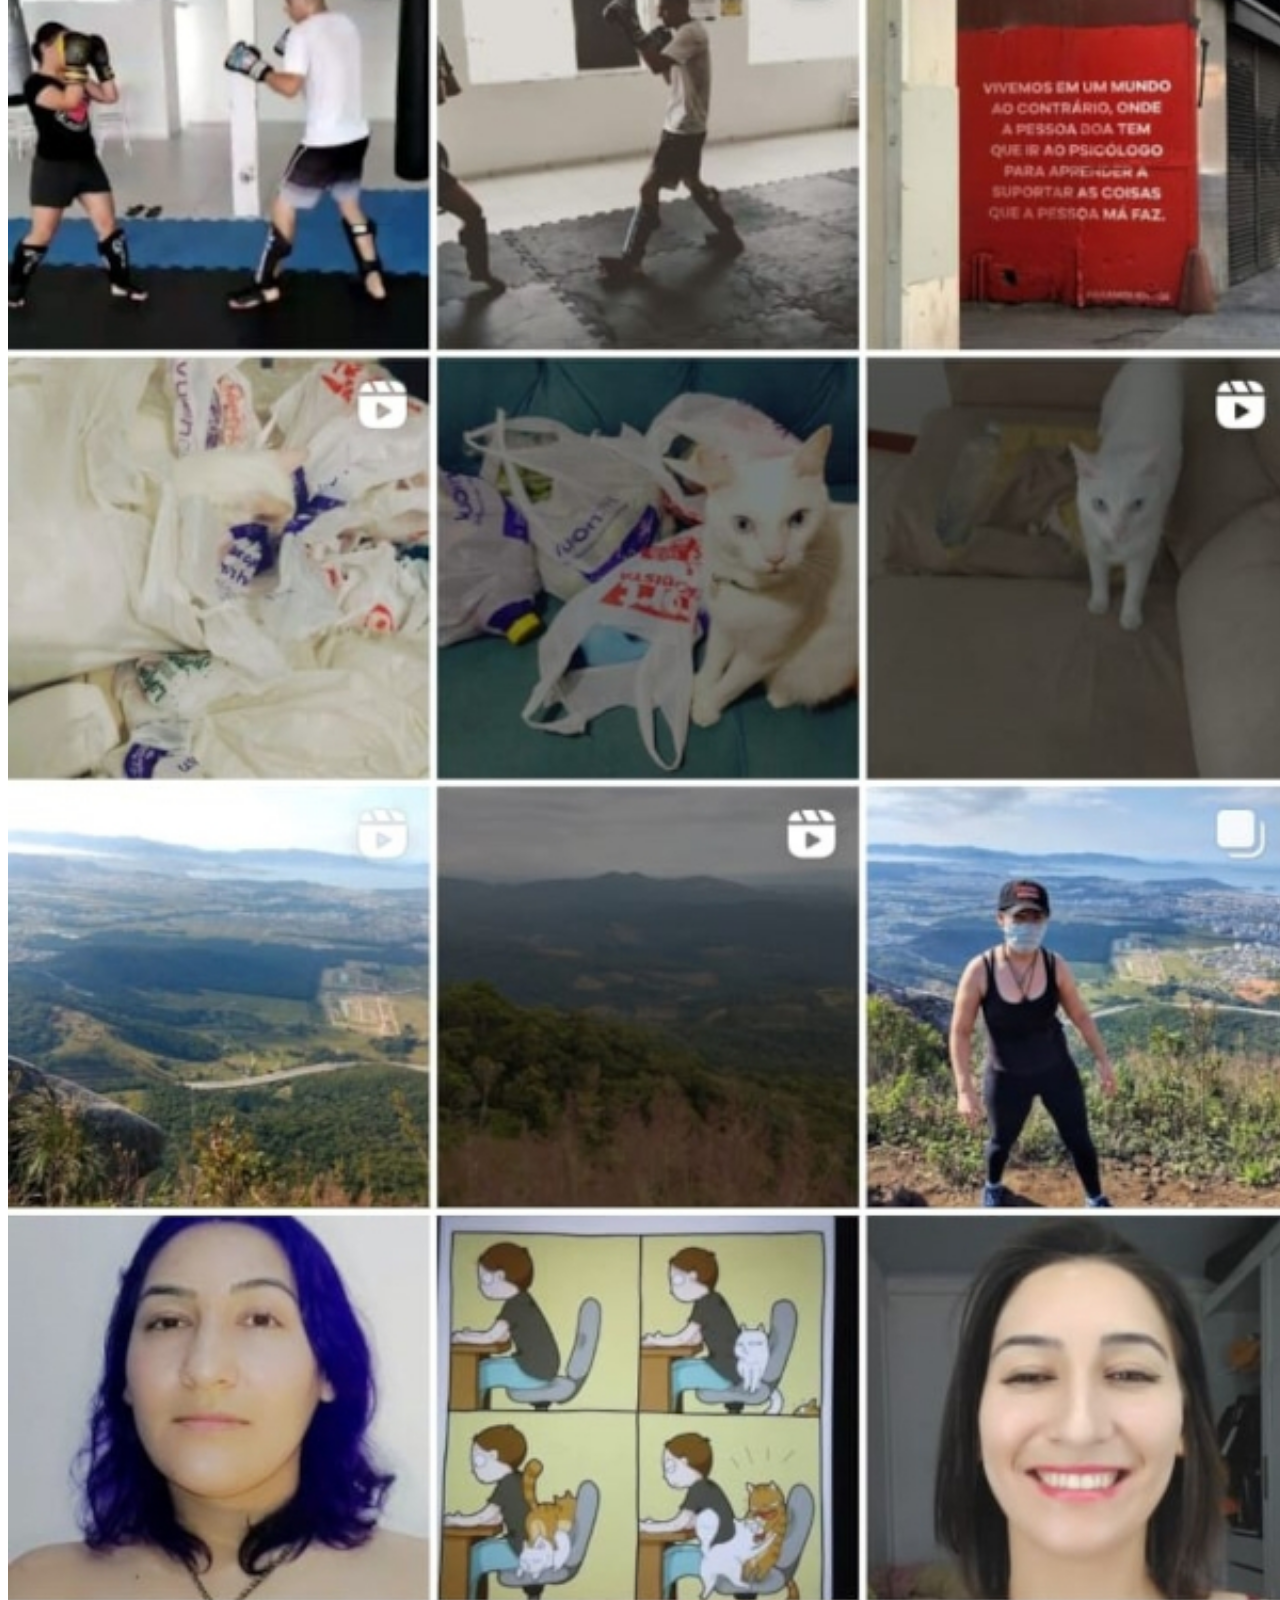
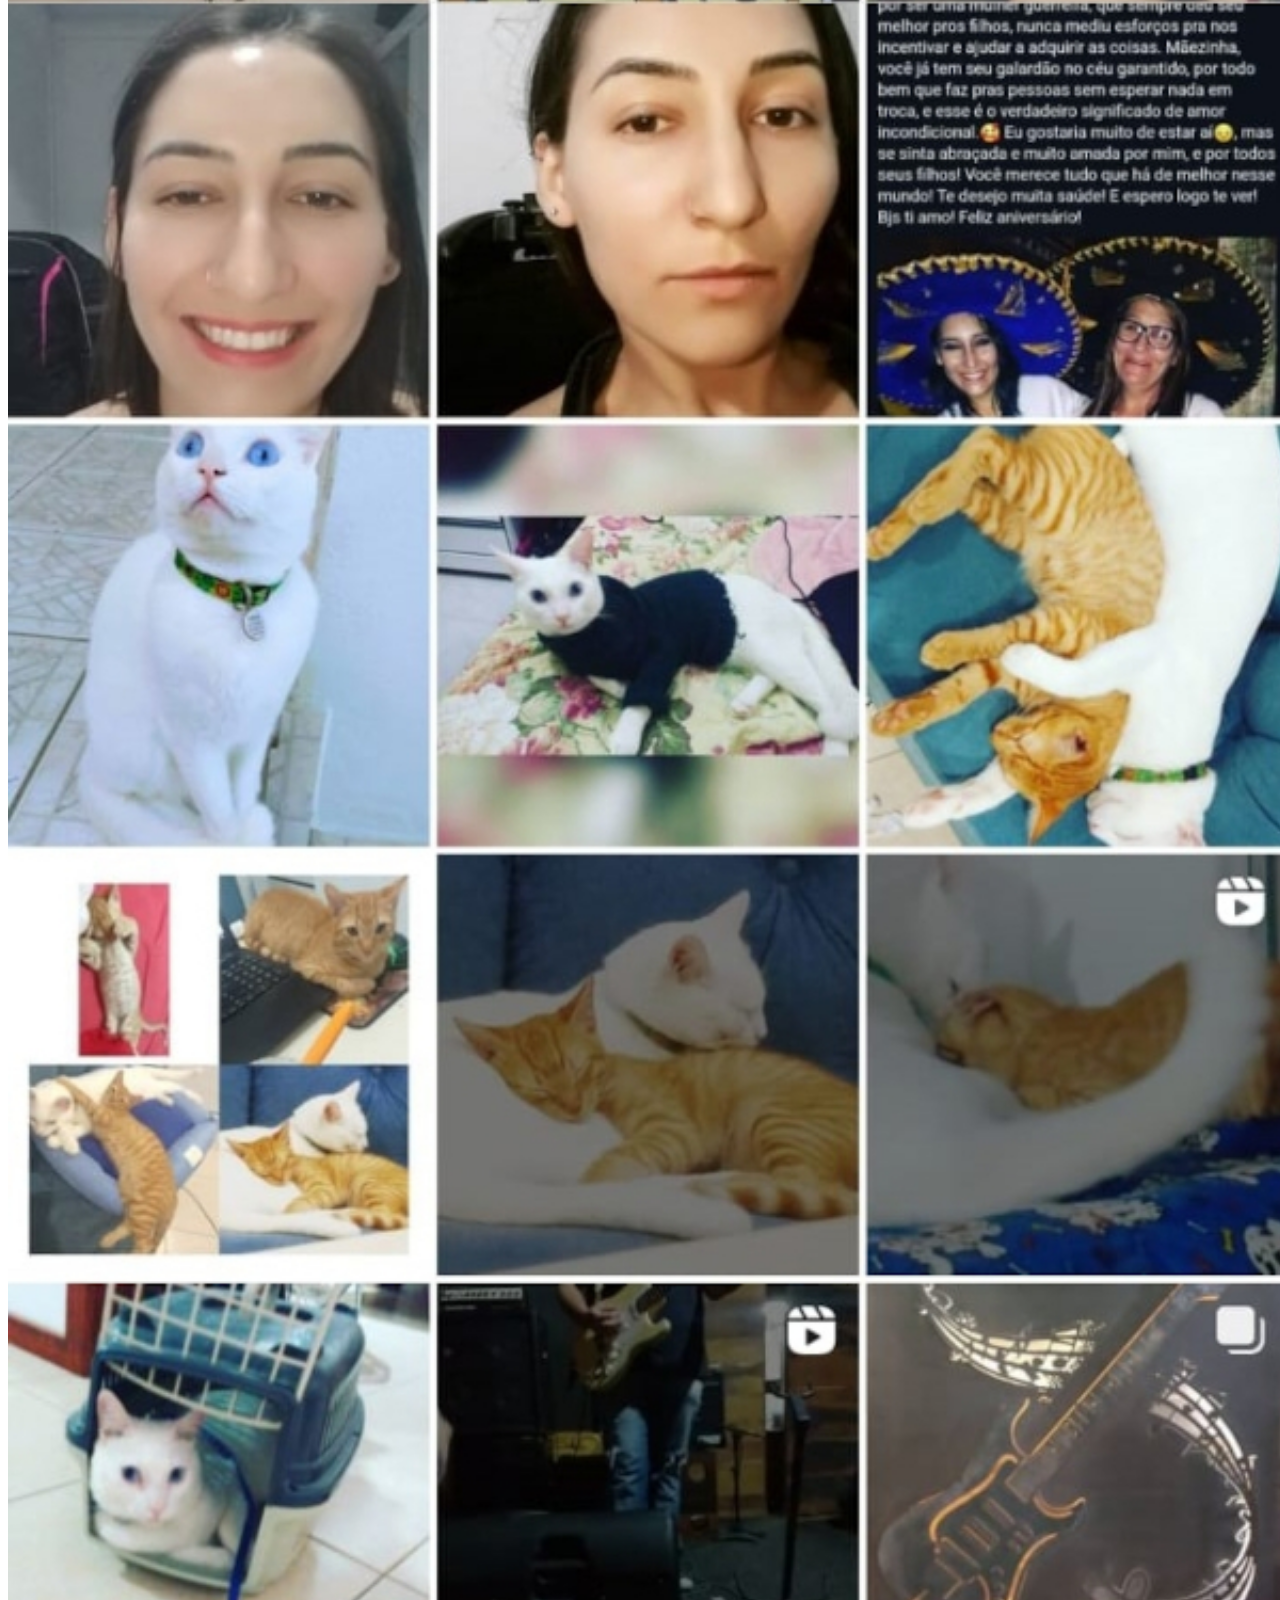
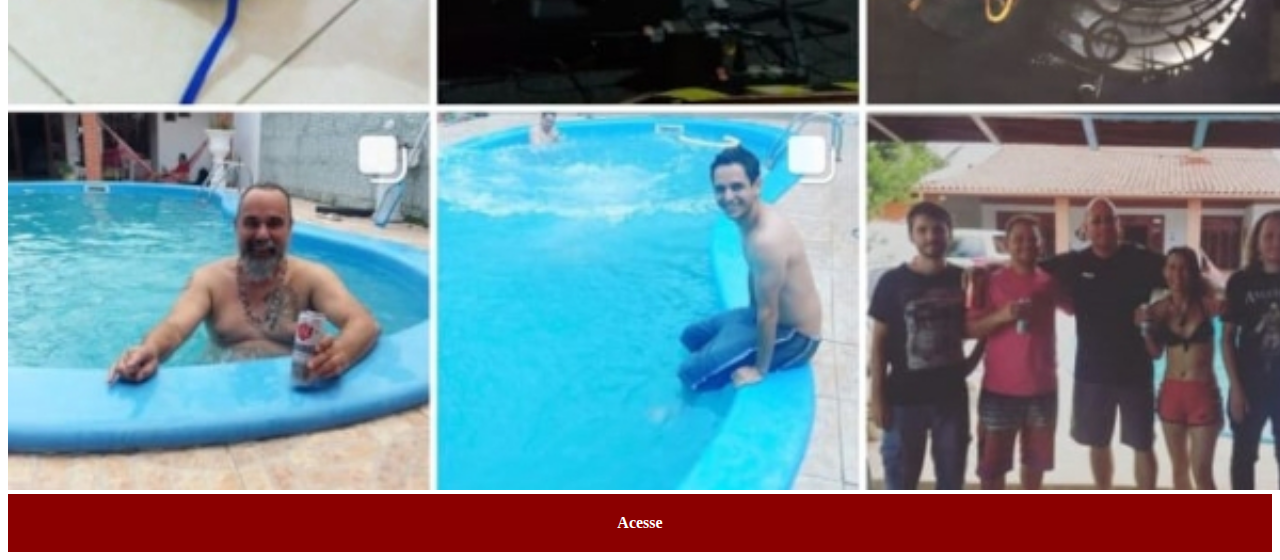
<file: instagram.html>
<!DOCTYPE html>
<html lang="pt-br">
<head>
    <meta charset="UTF-8">
    <meta name="viewport" content="width=device-width, initial-scale=1.0">
    <title>Github</title>
    <link rel="stylesheet" href="estilos/social.css">
</head>
<body>
<img src="imagens/telainstagramester1.jpg" Alt="Instagram">

<a href="https://instagram.com/estertavares26/" target="_blank">Acesse</a>
    
</body>
</html>
</file>
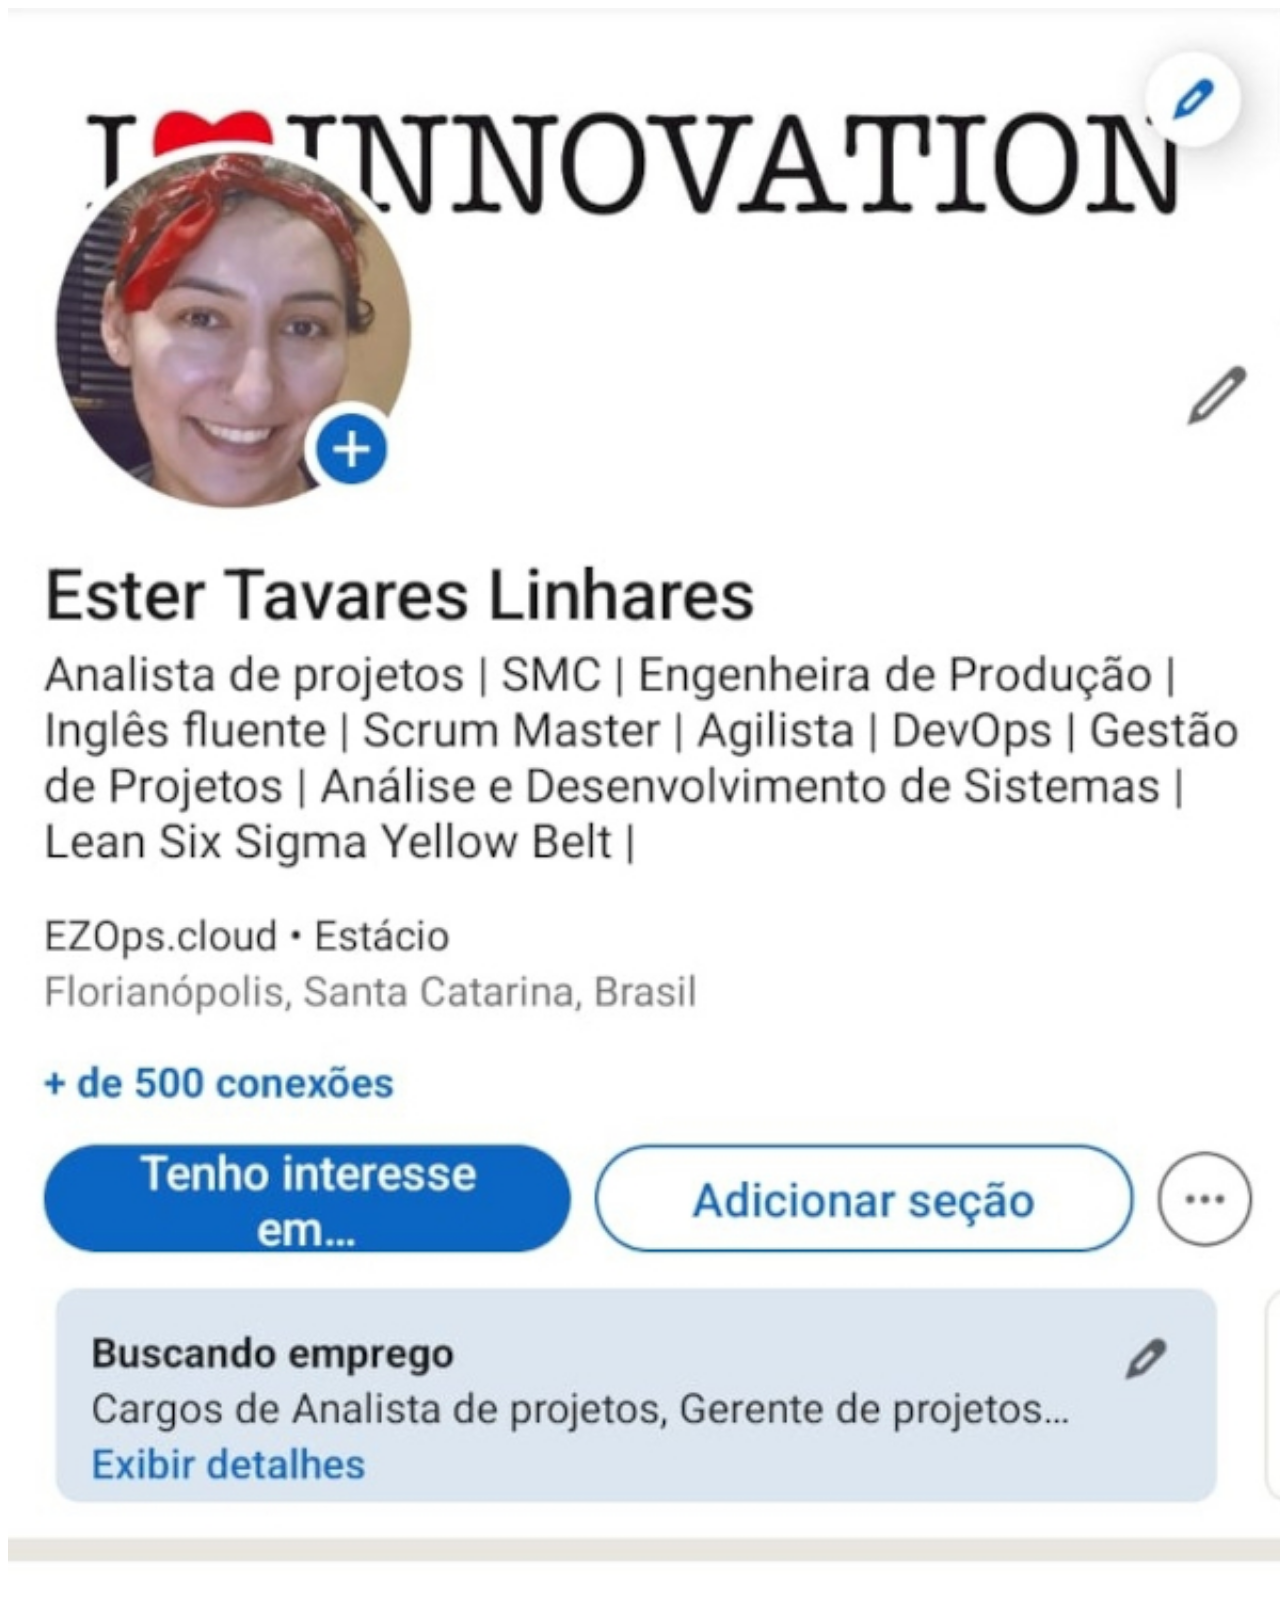
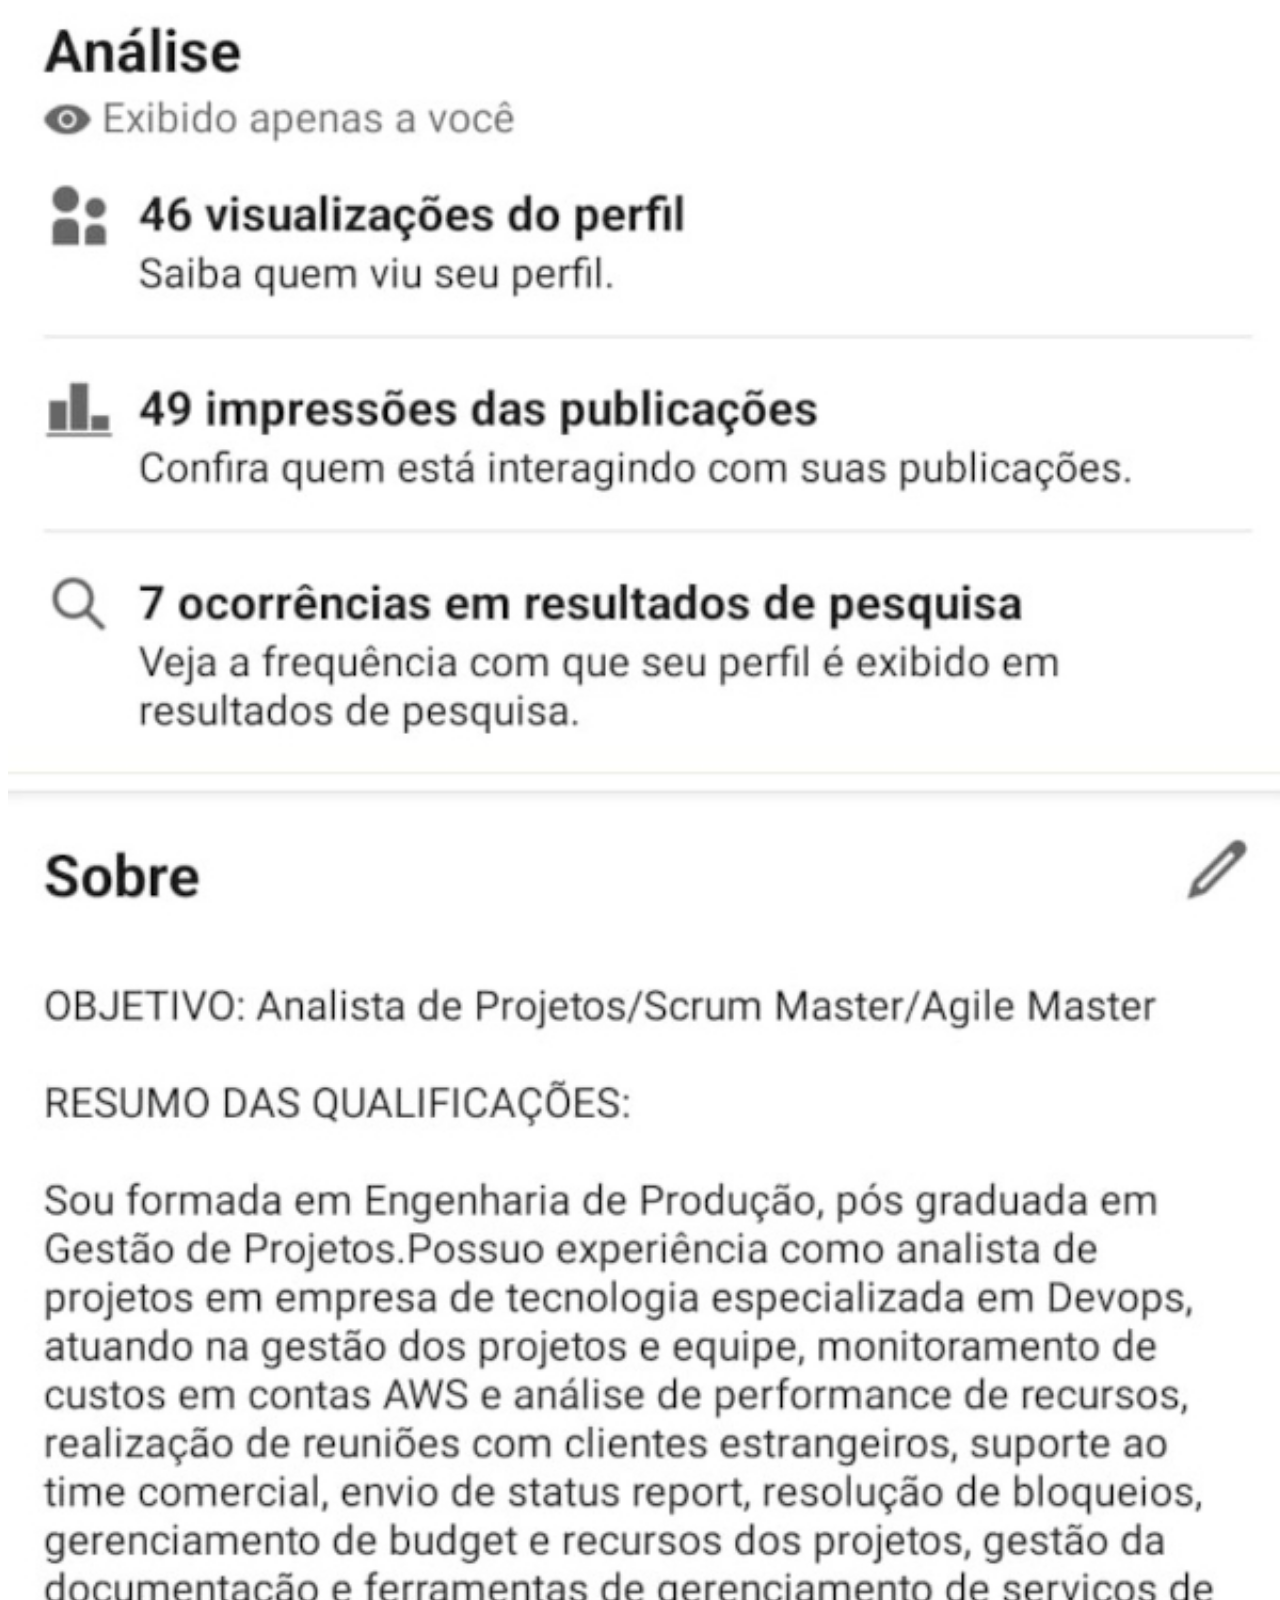
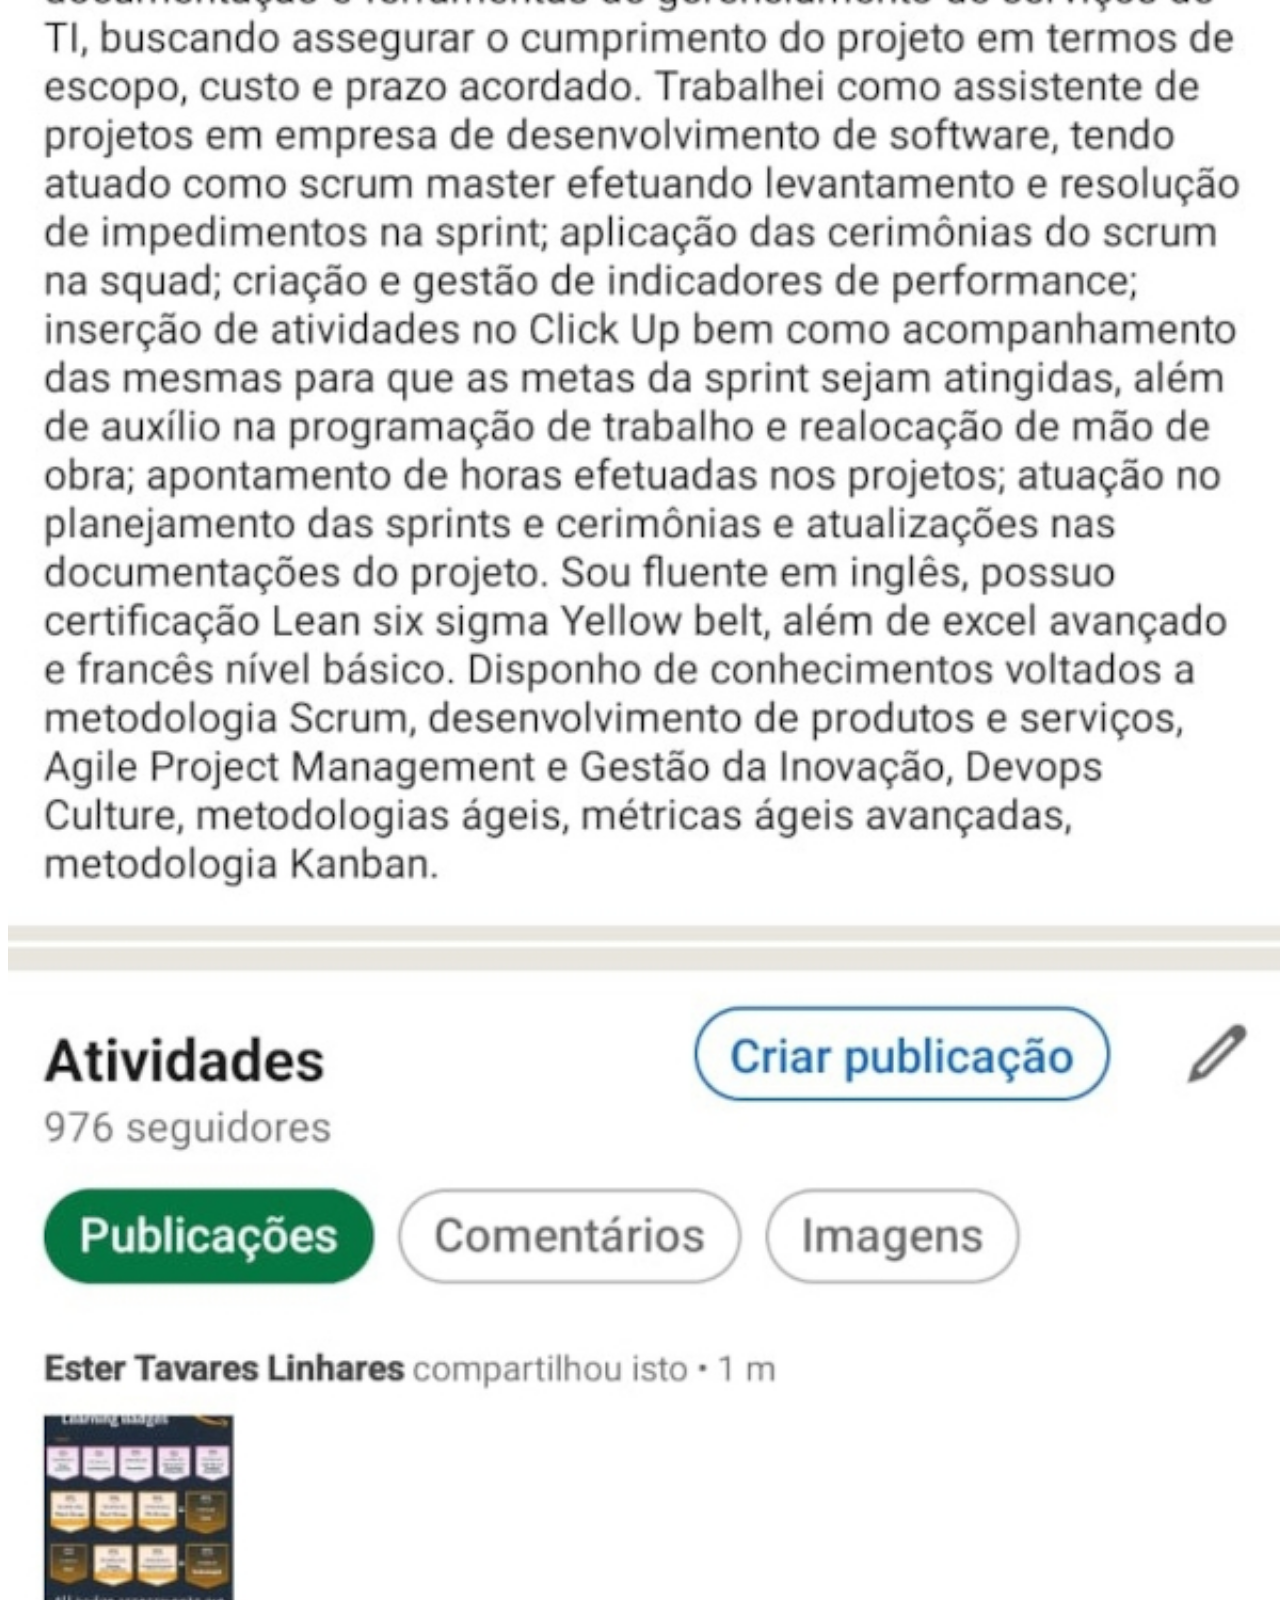
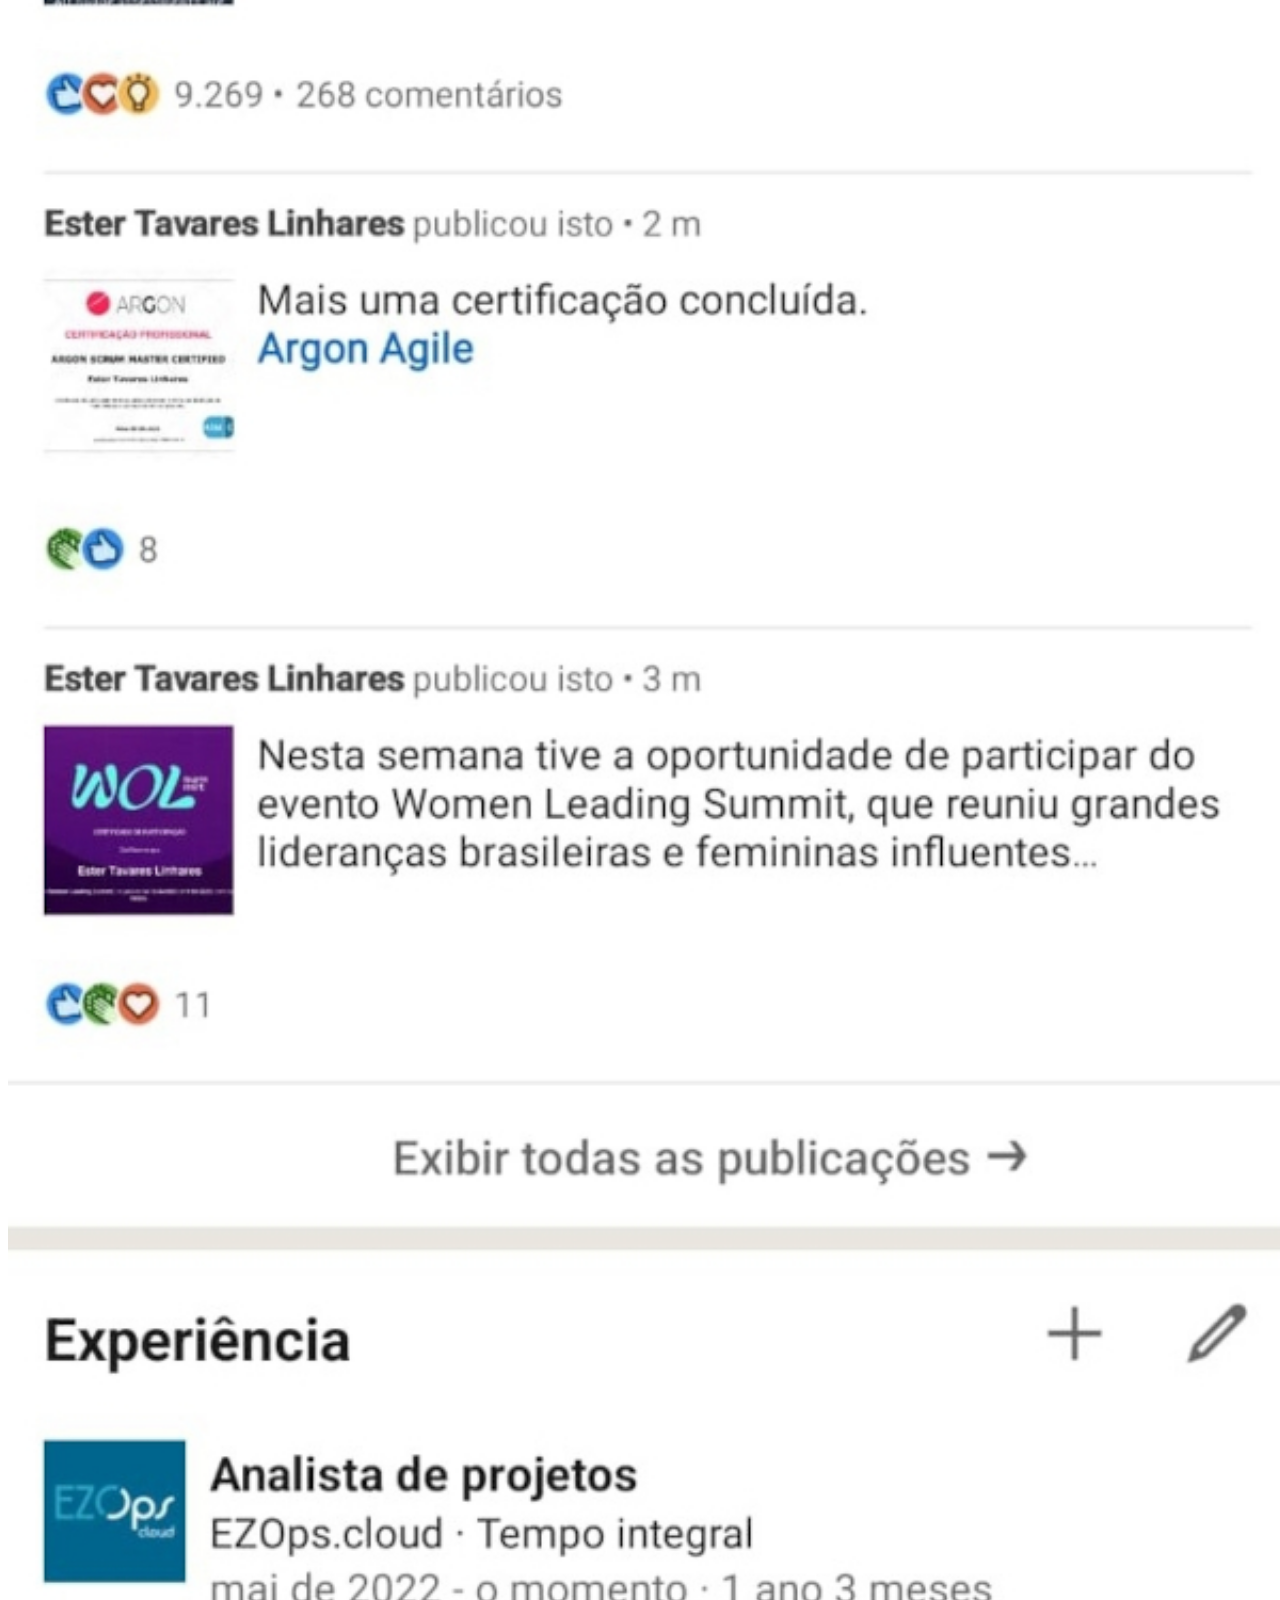
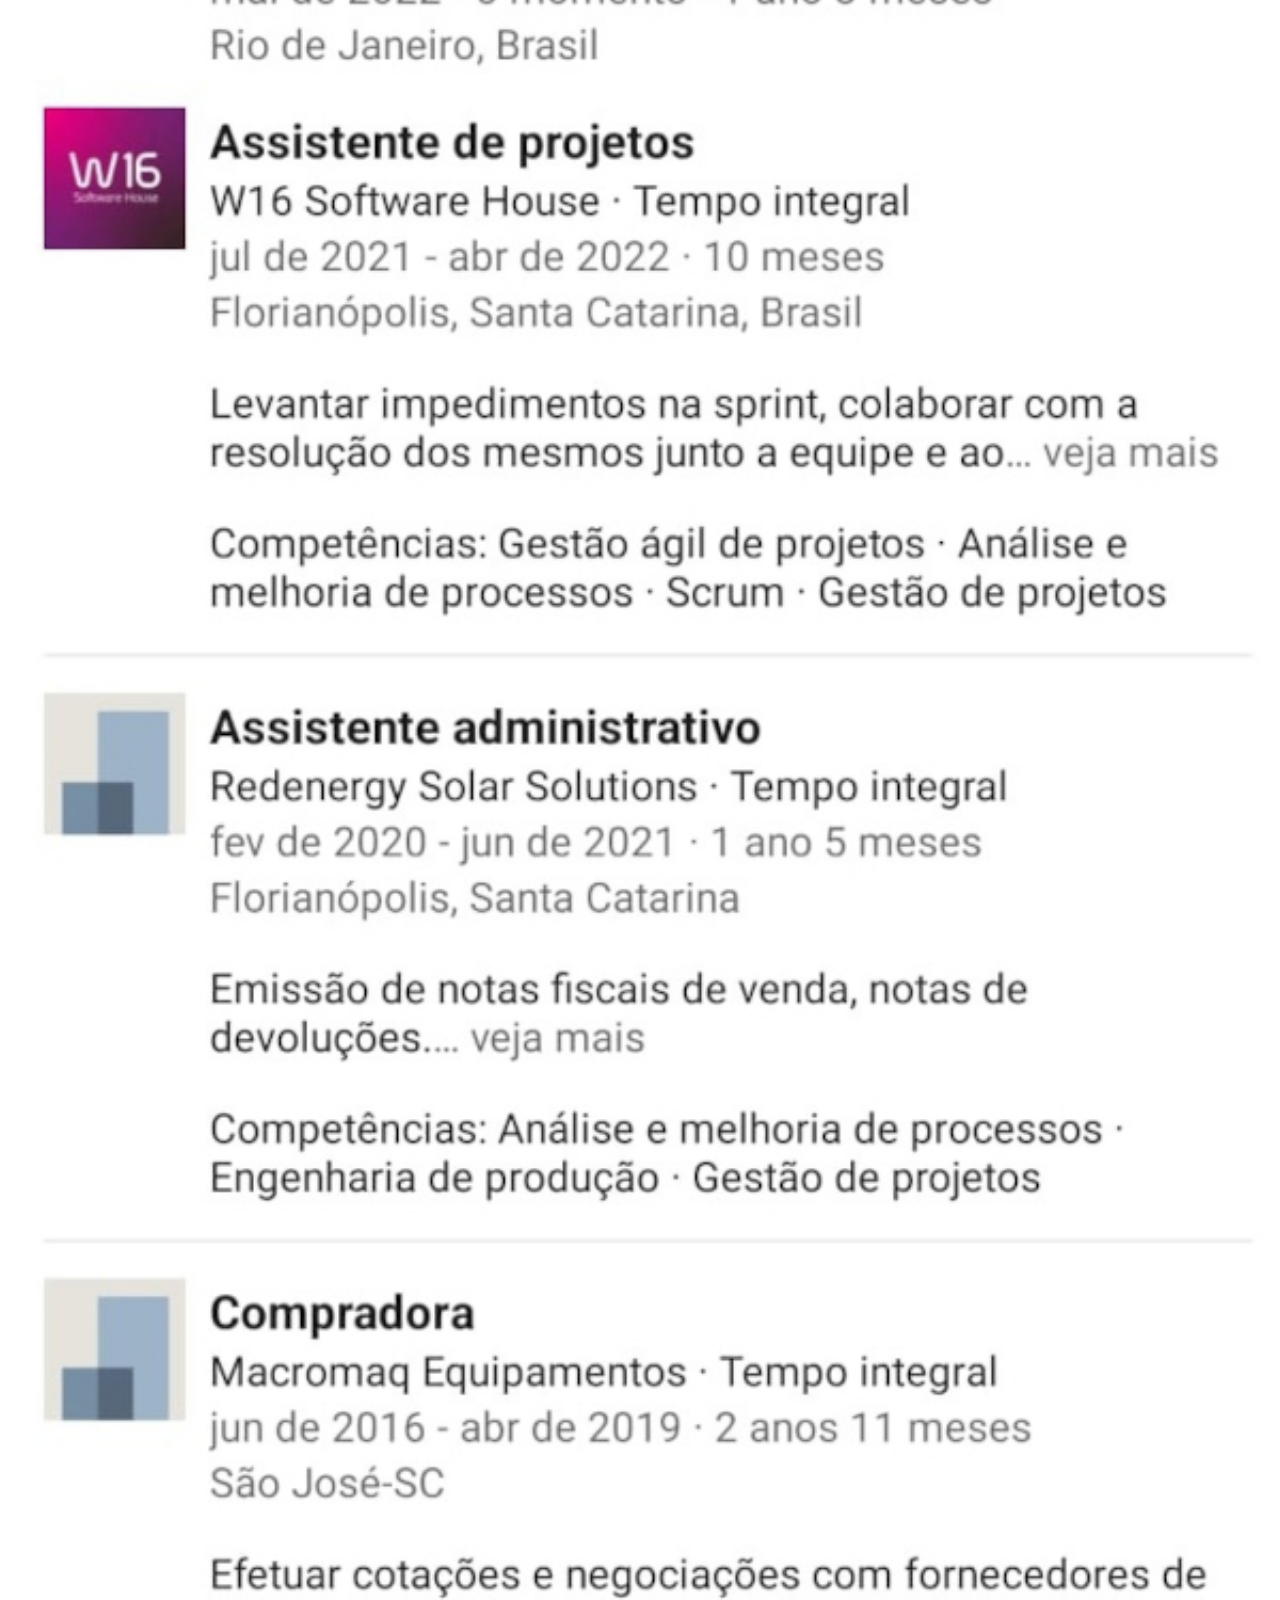
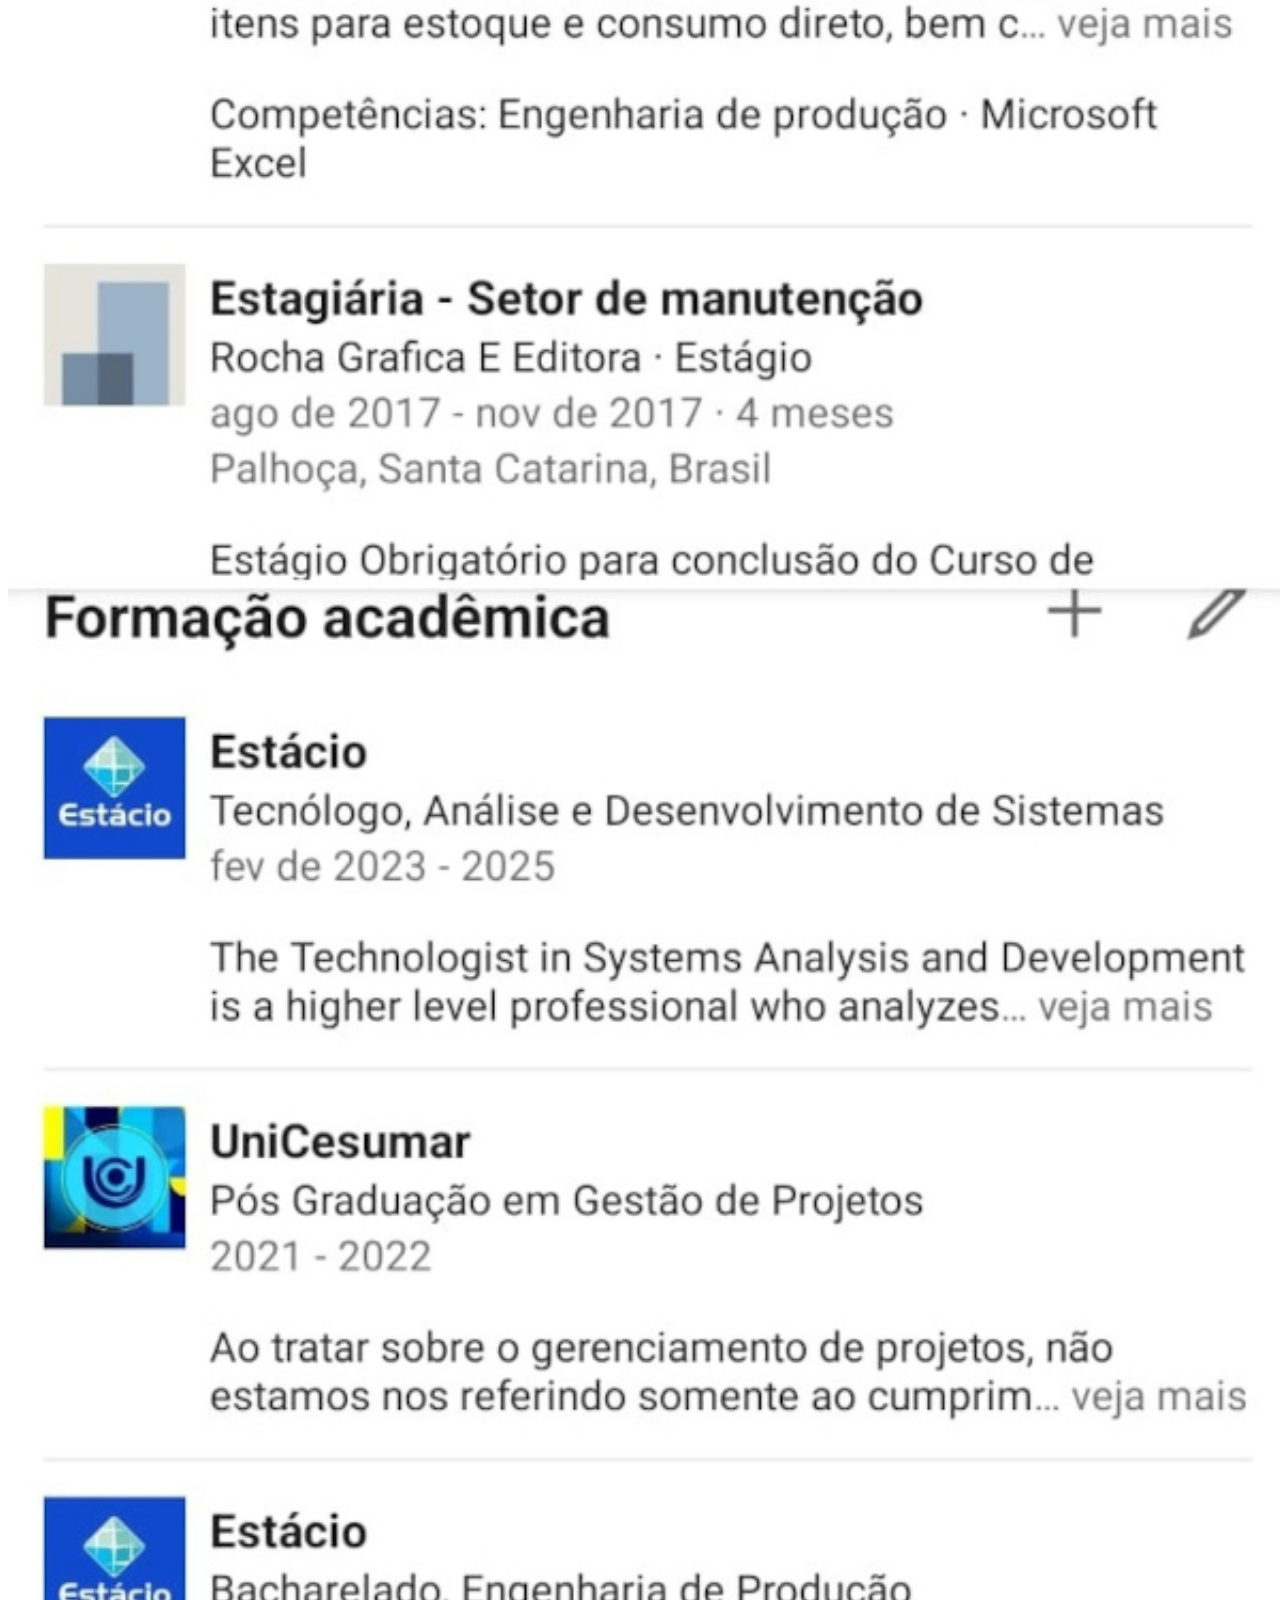
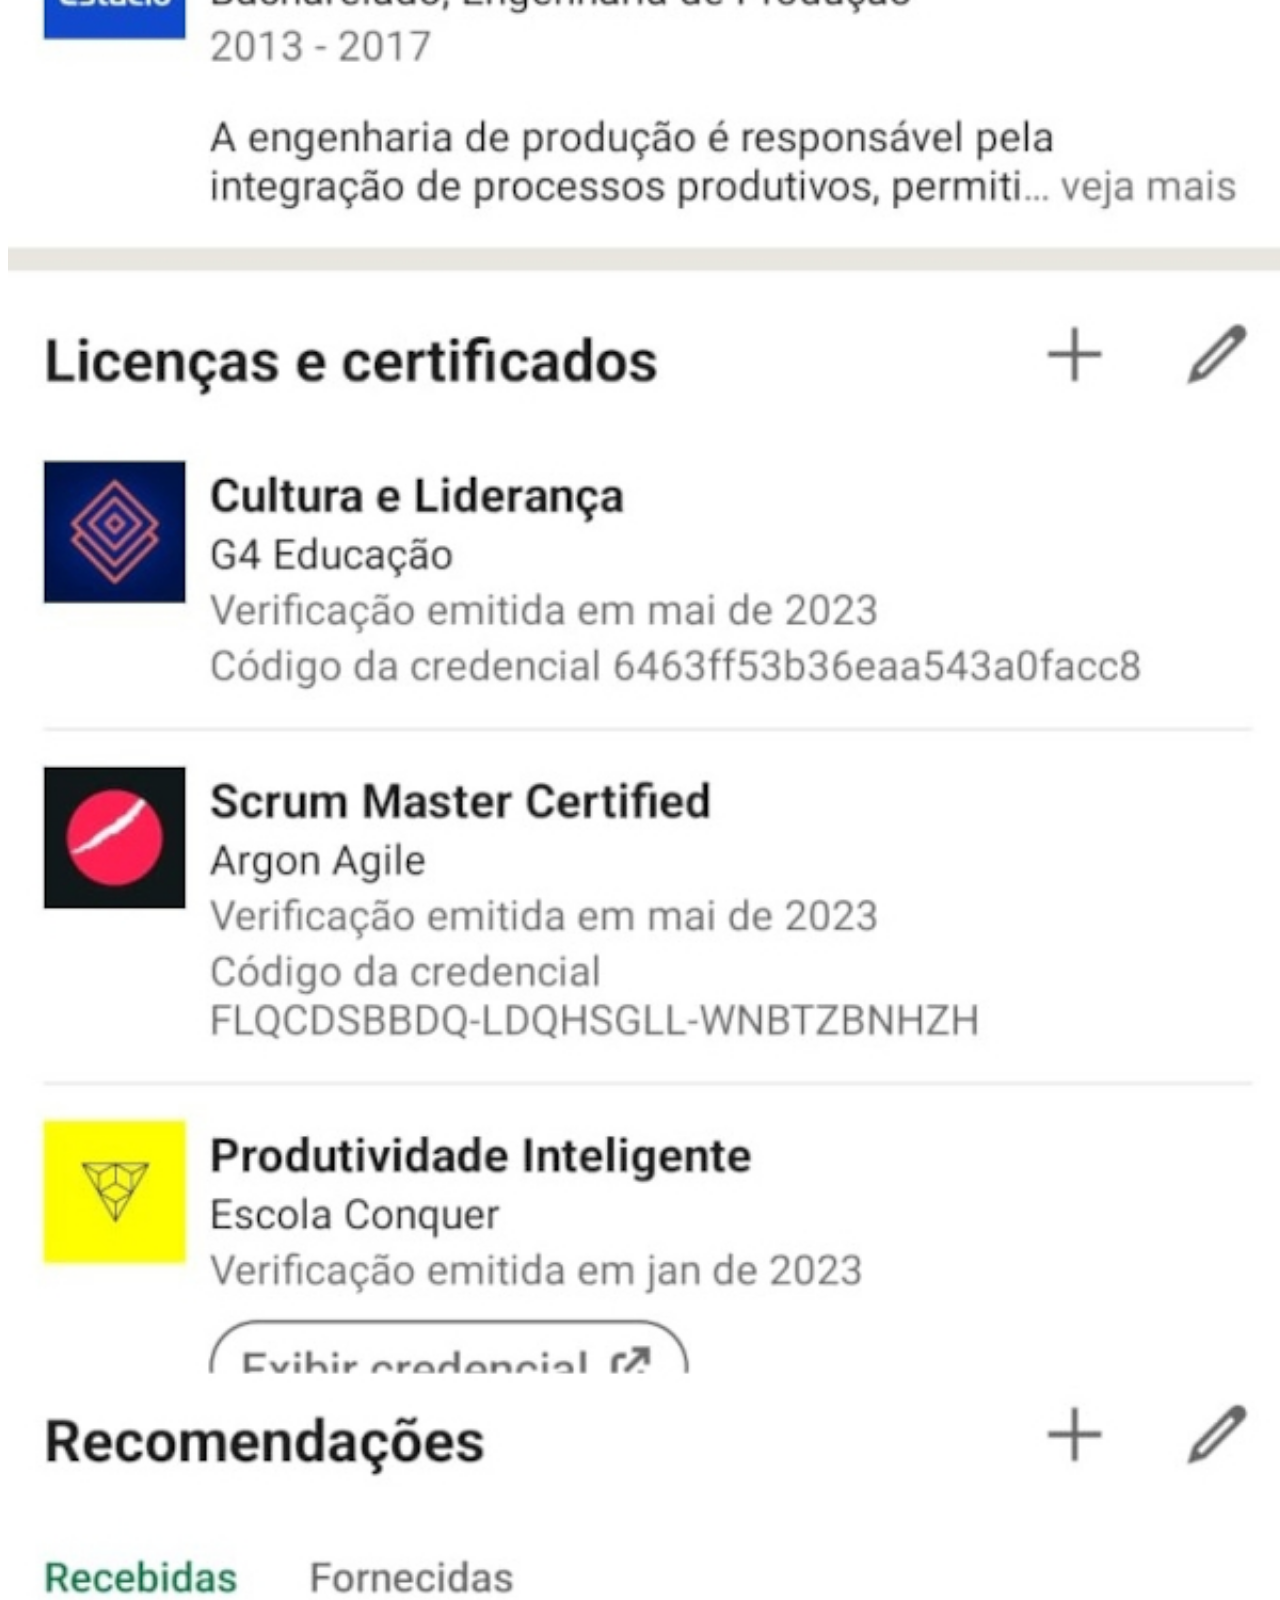
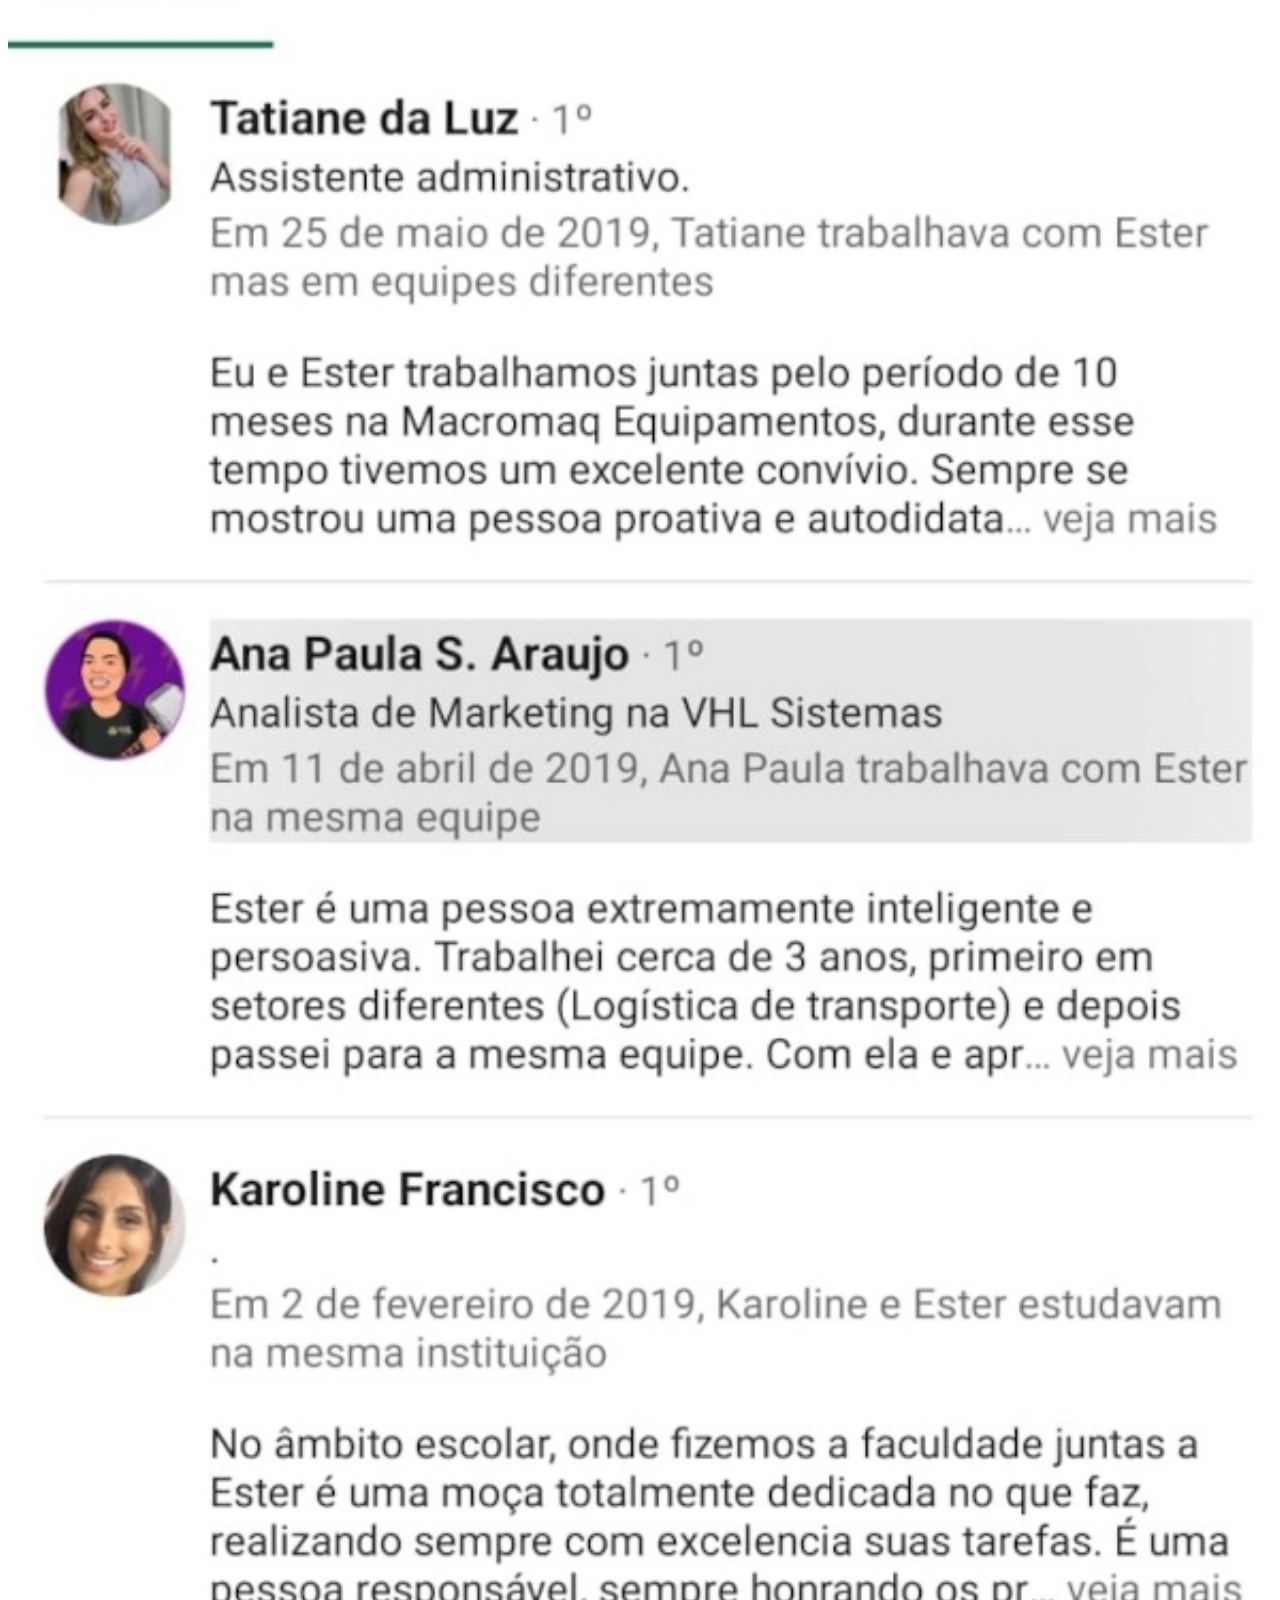
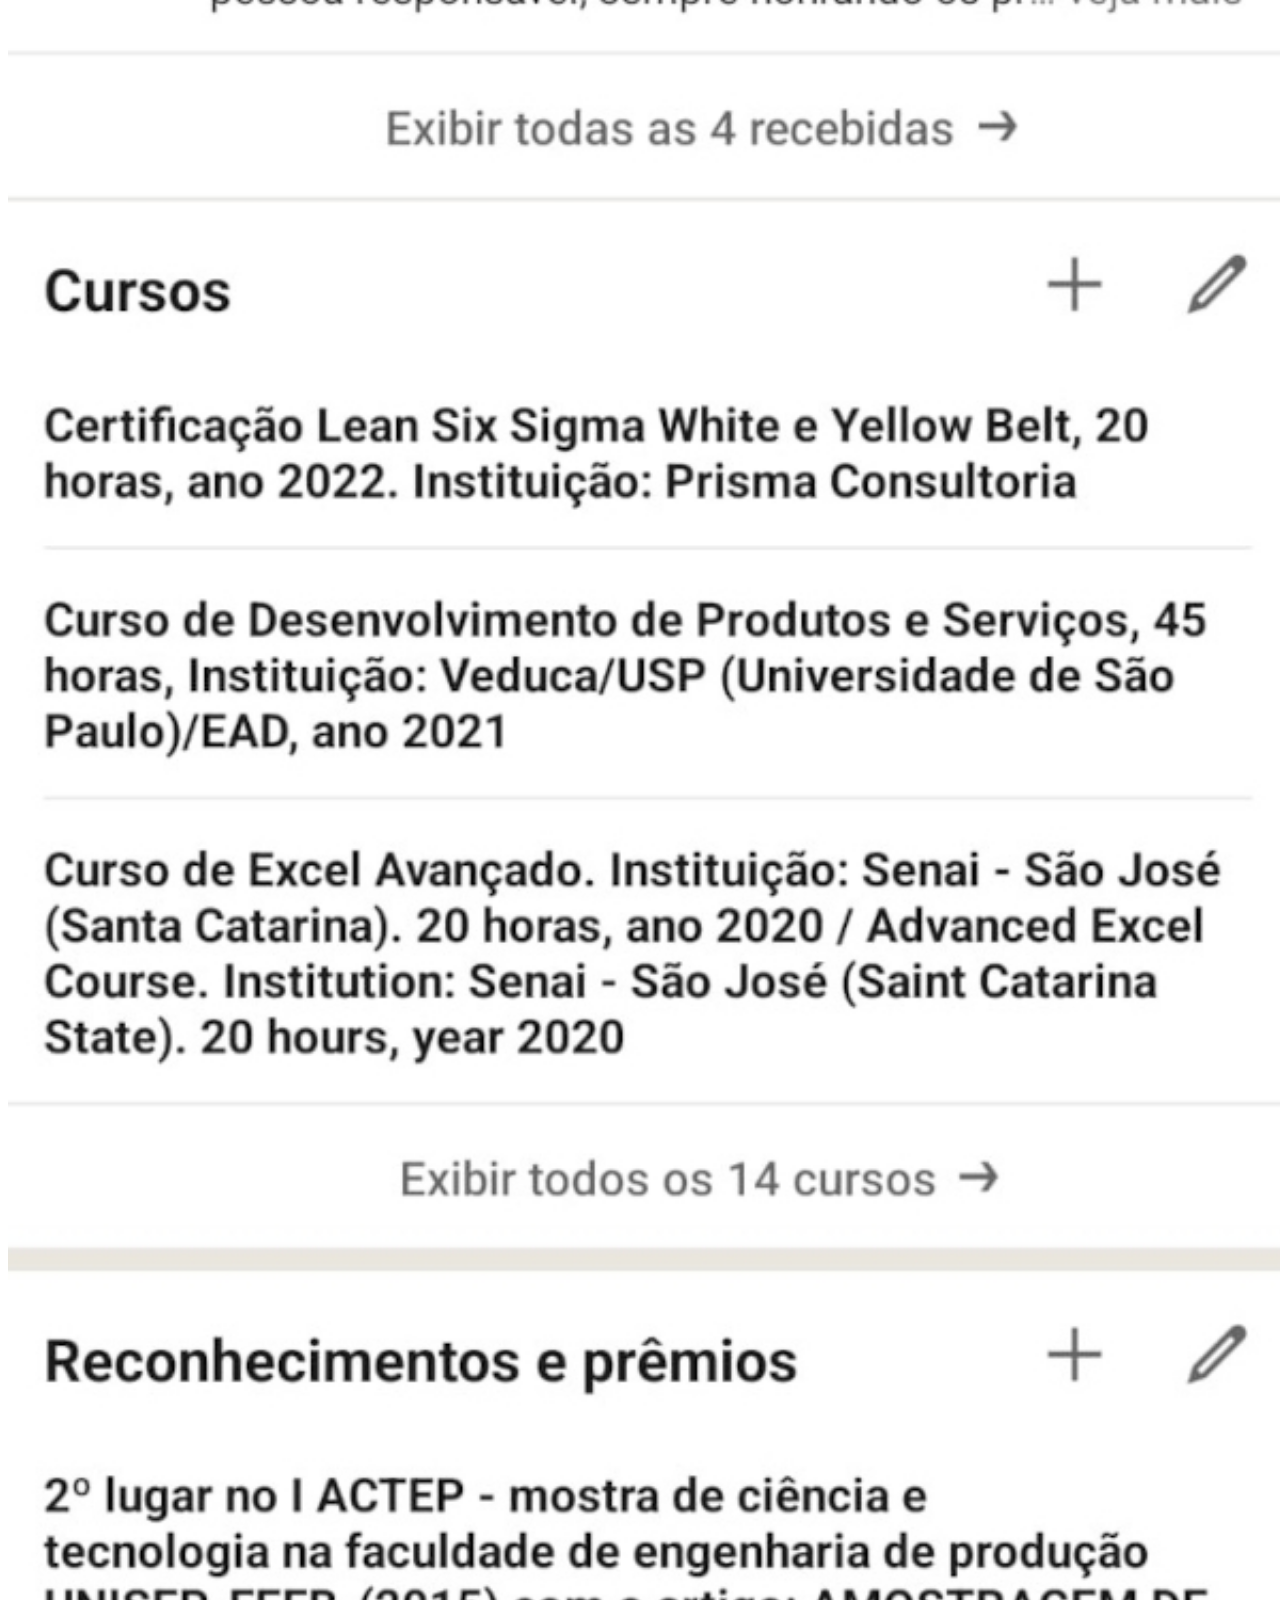
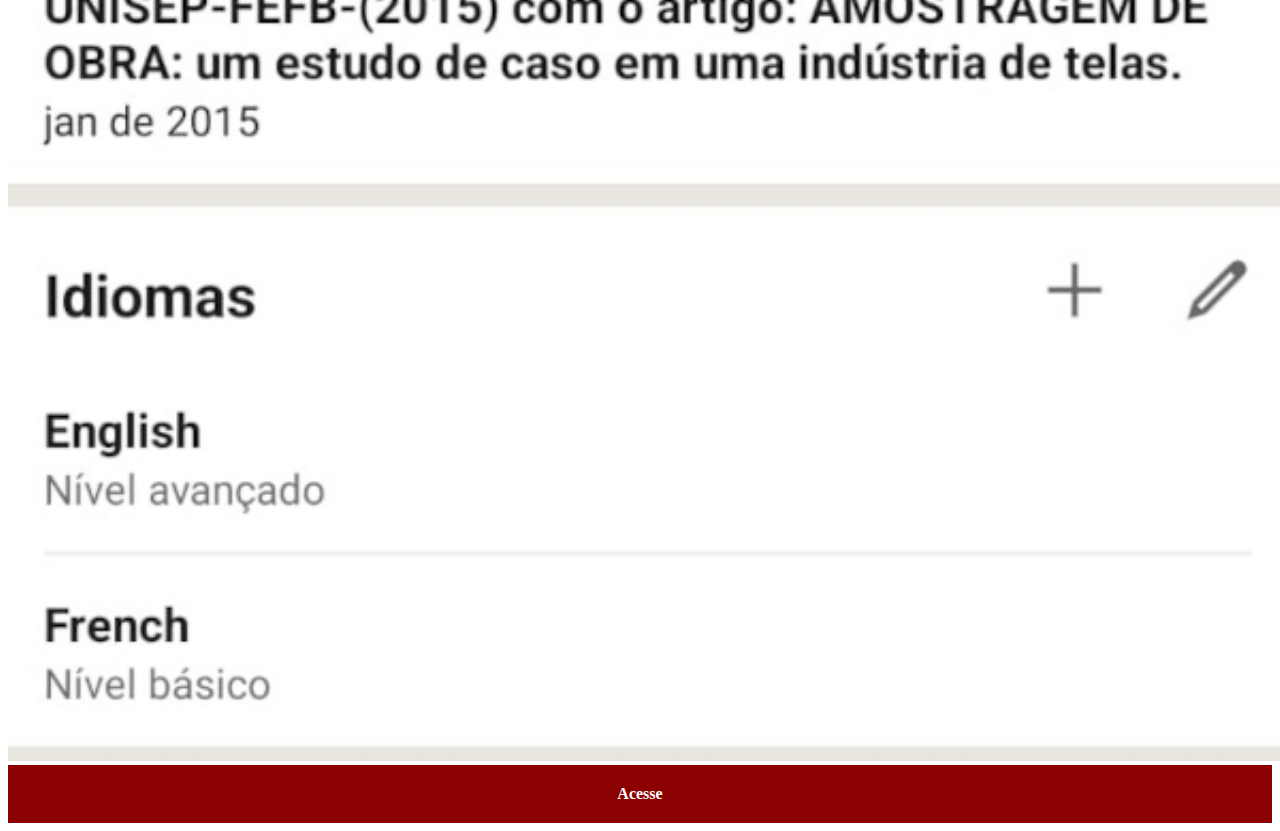
<file: linkedin.html>
<!DOCTYPE html>
<html lang="pt-br">
<head>
    <meta charset="UTF-8">
    <meta name="viewport" content="width=device-width, initial-scale=1.0">
    <title>Linkedin</title>
    <link rel="stylesheet" href="estilos/social.css">
</head>
<body>
    <img src="imagens/telalinkedinester1.jpg" alt="Linkedin">
    <a href="https://www.linkedin.com/in/ester-tavares-linhares-500071121/" target="_blank"> Acesse</a>
</body>
</html>
</file>
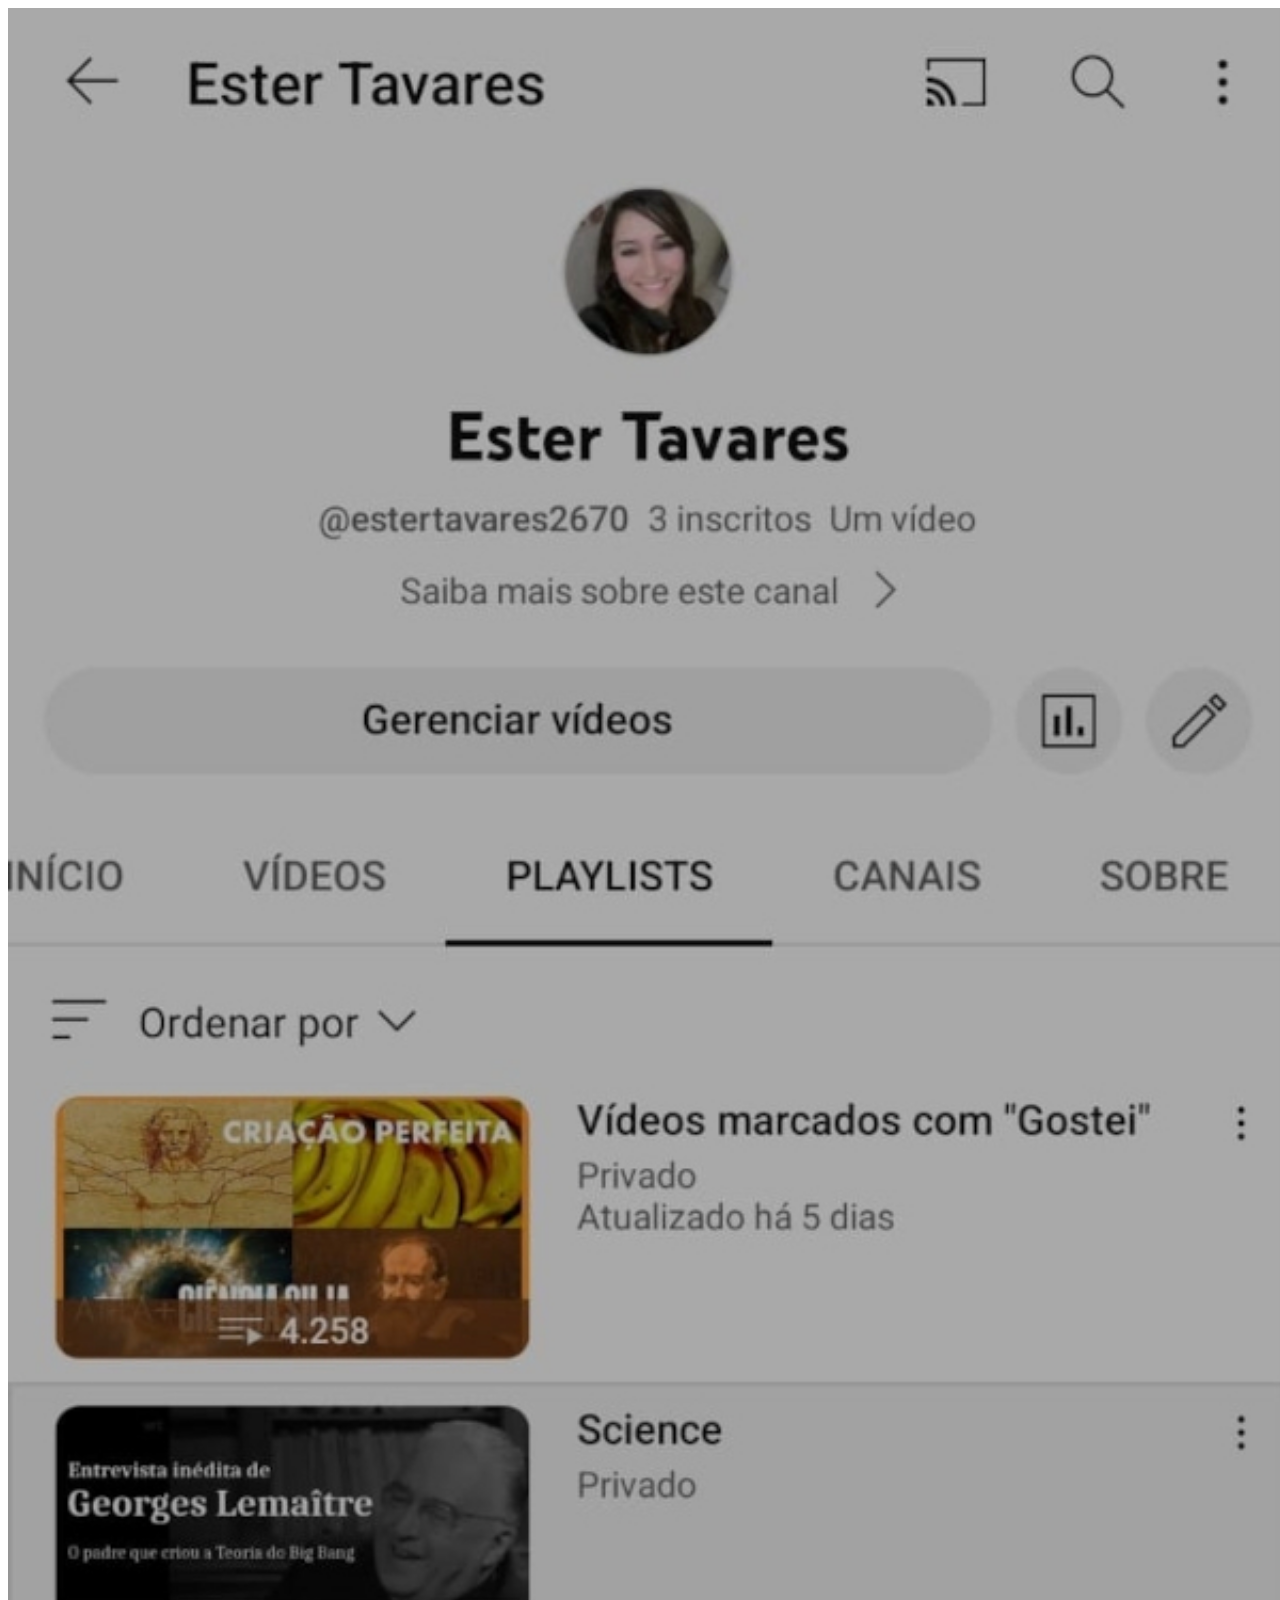
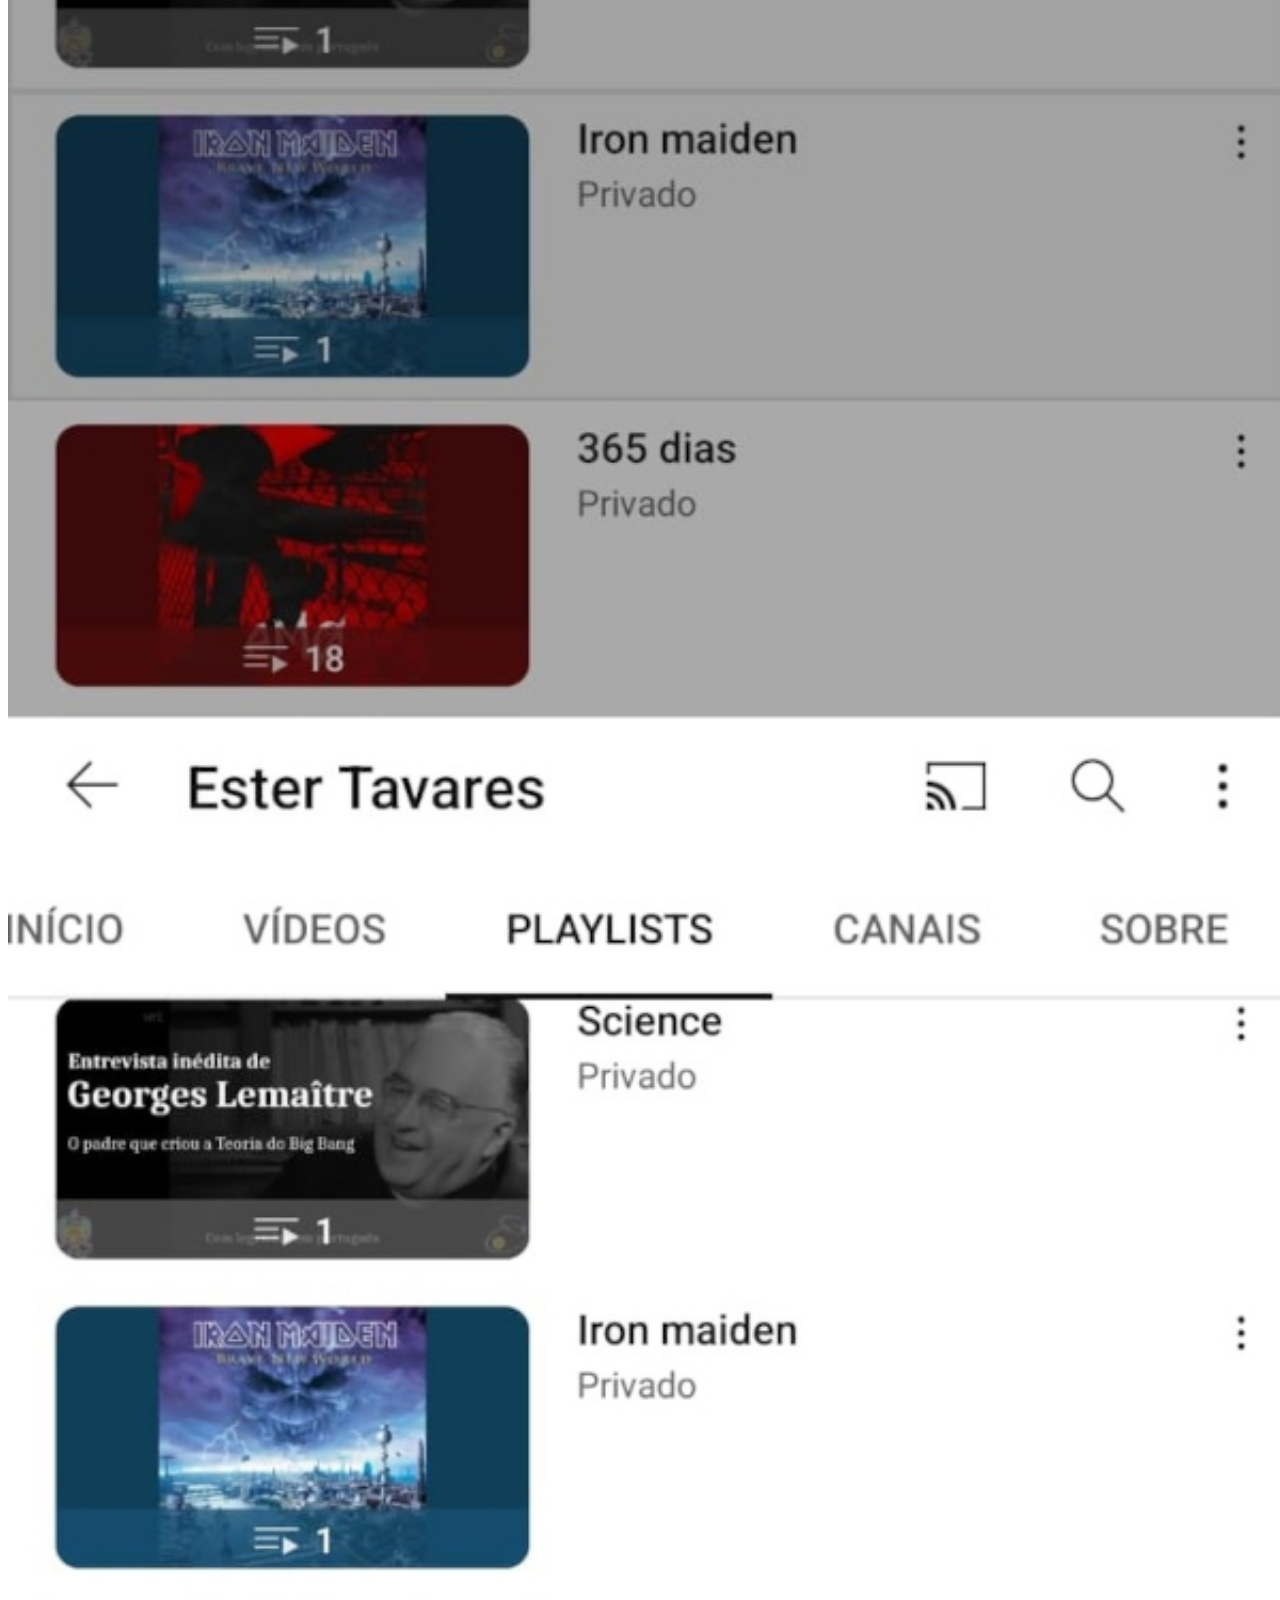
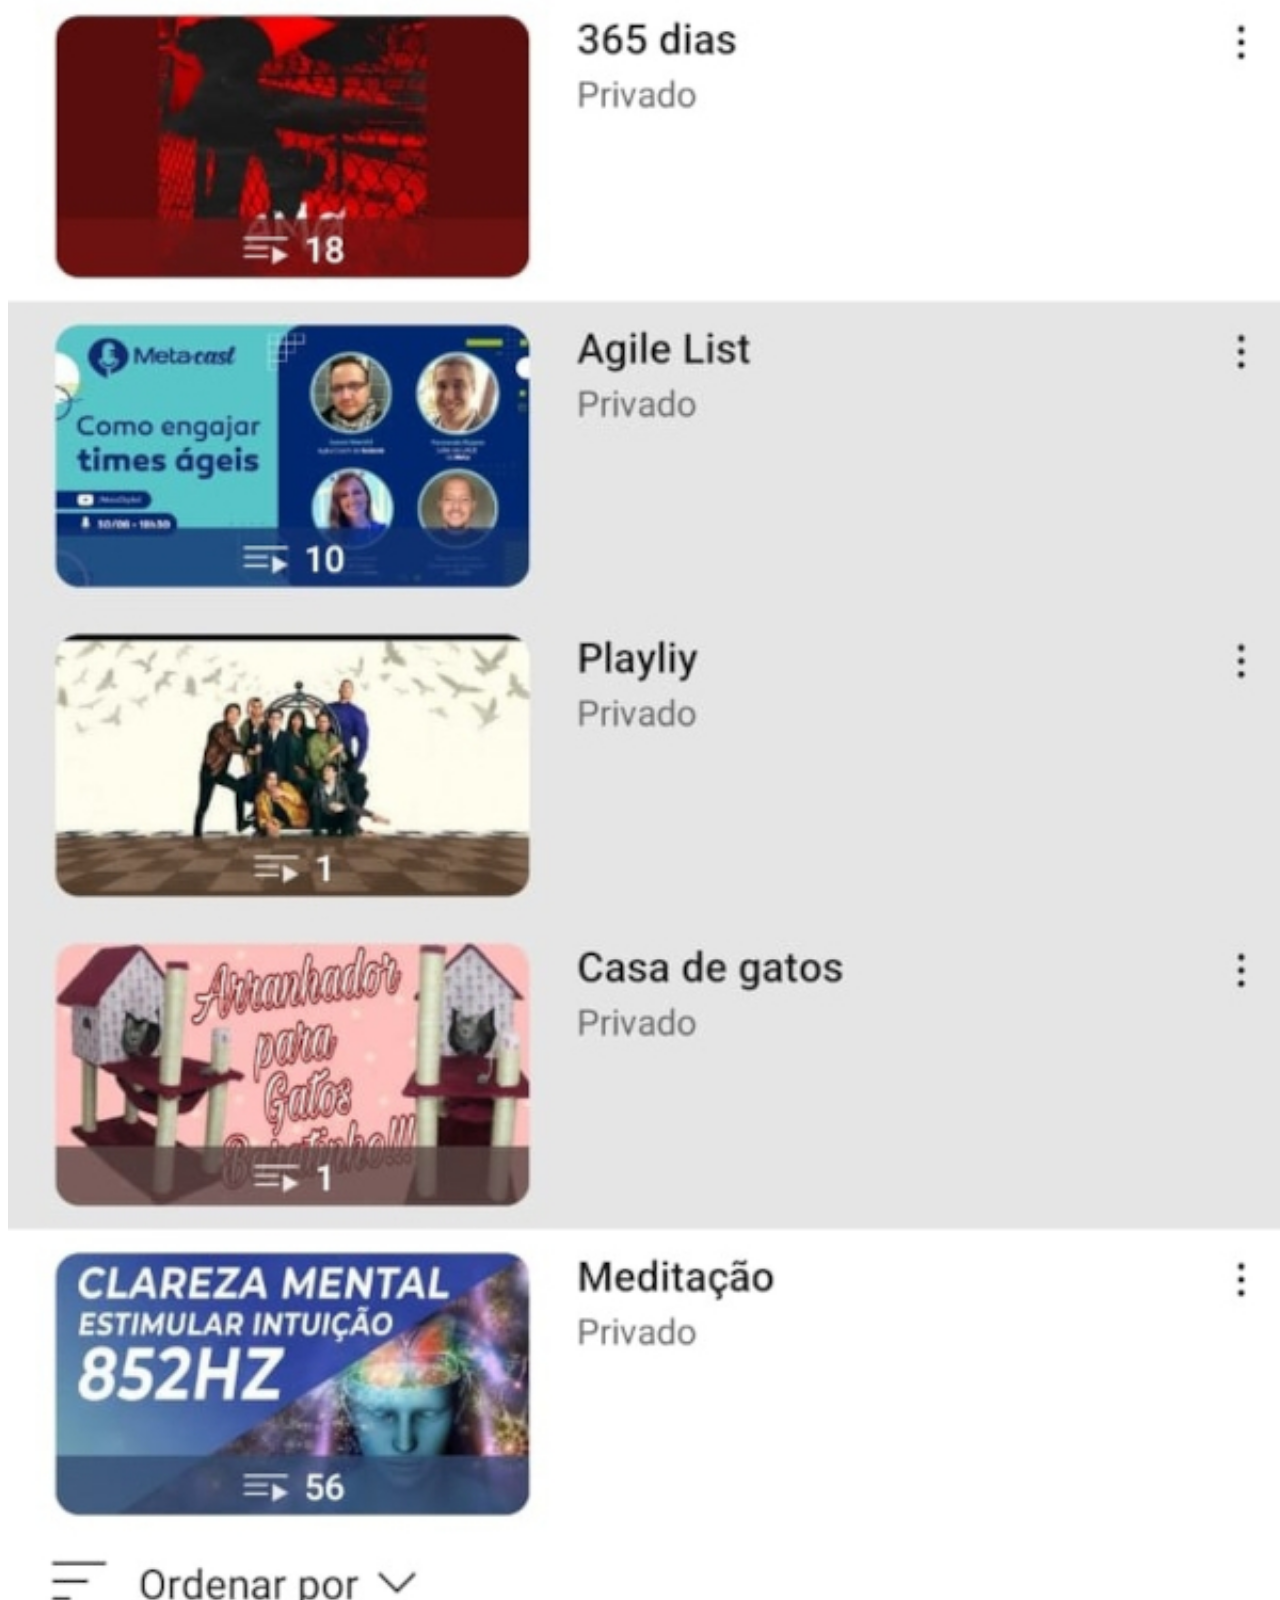
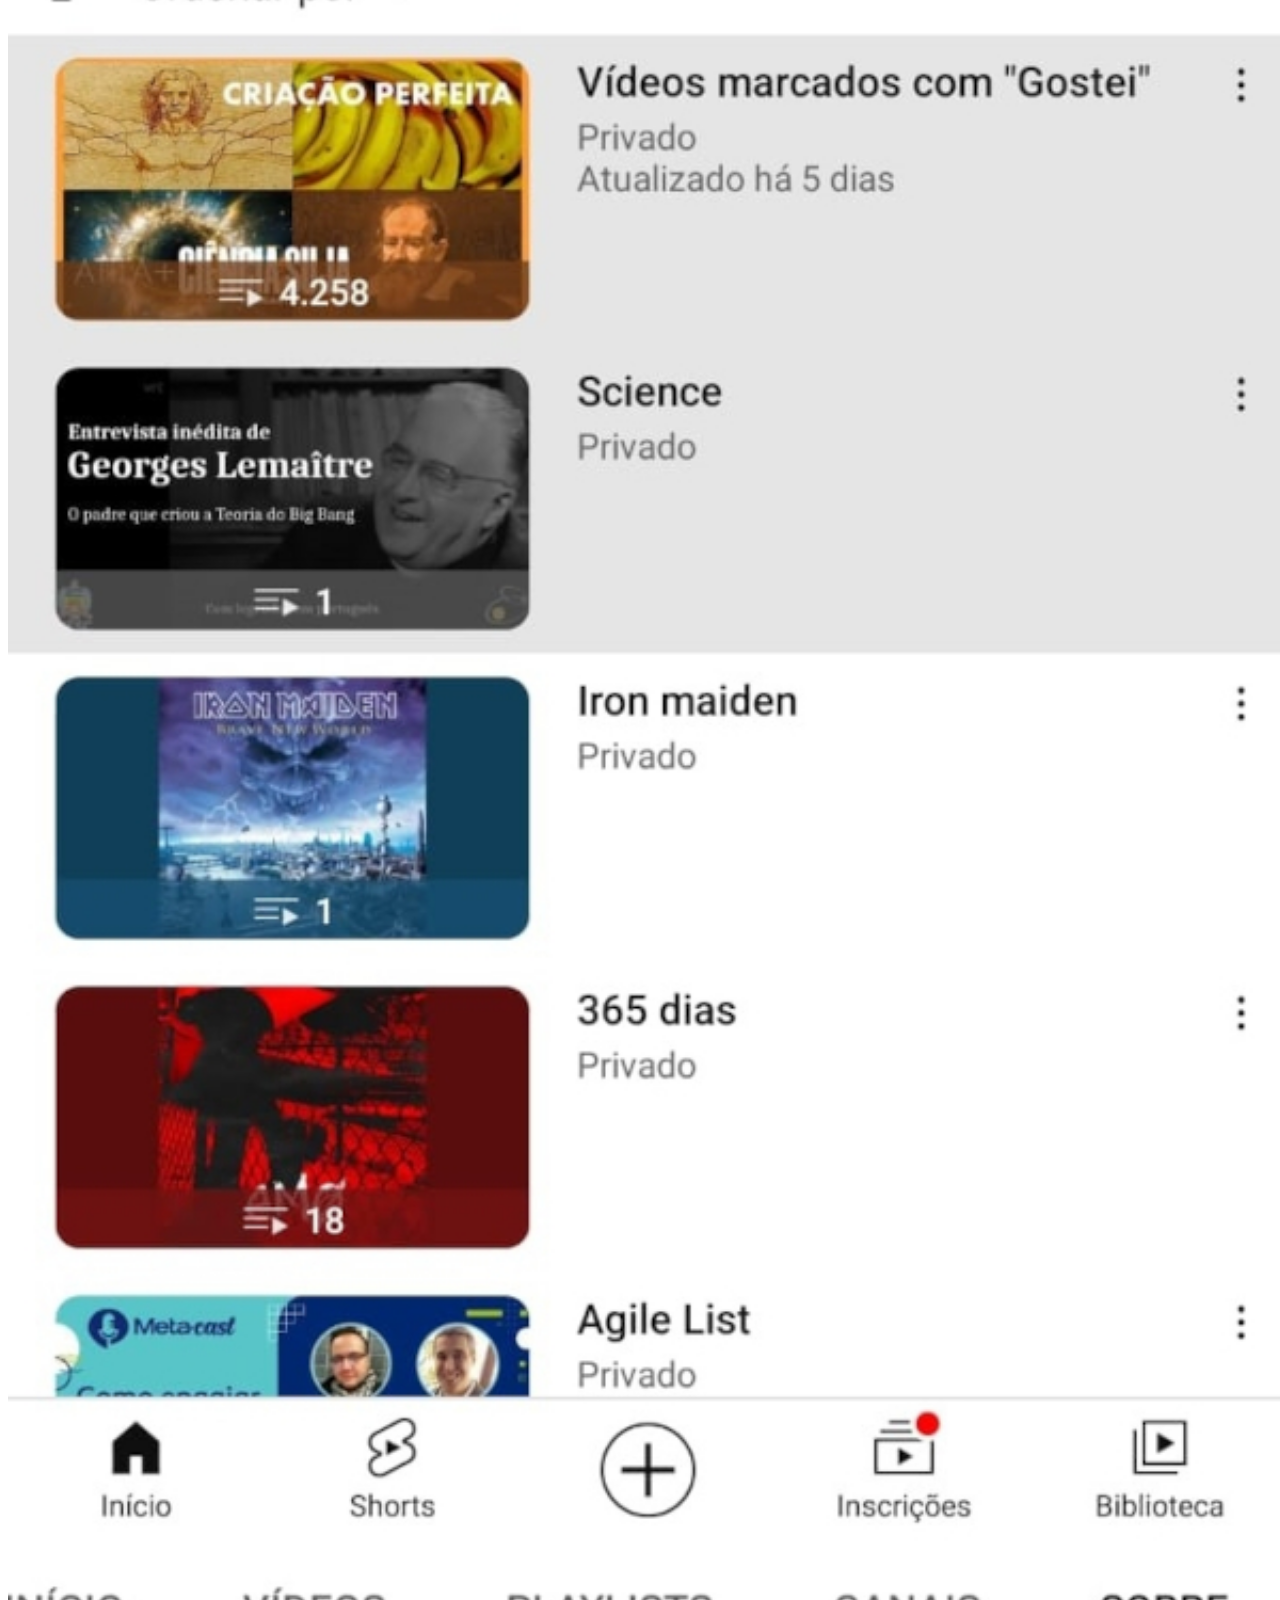
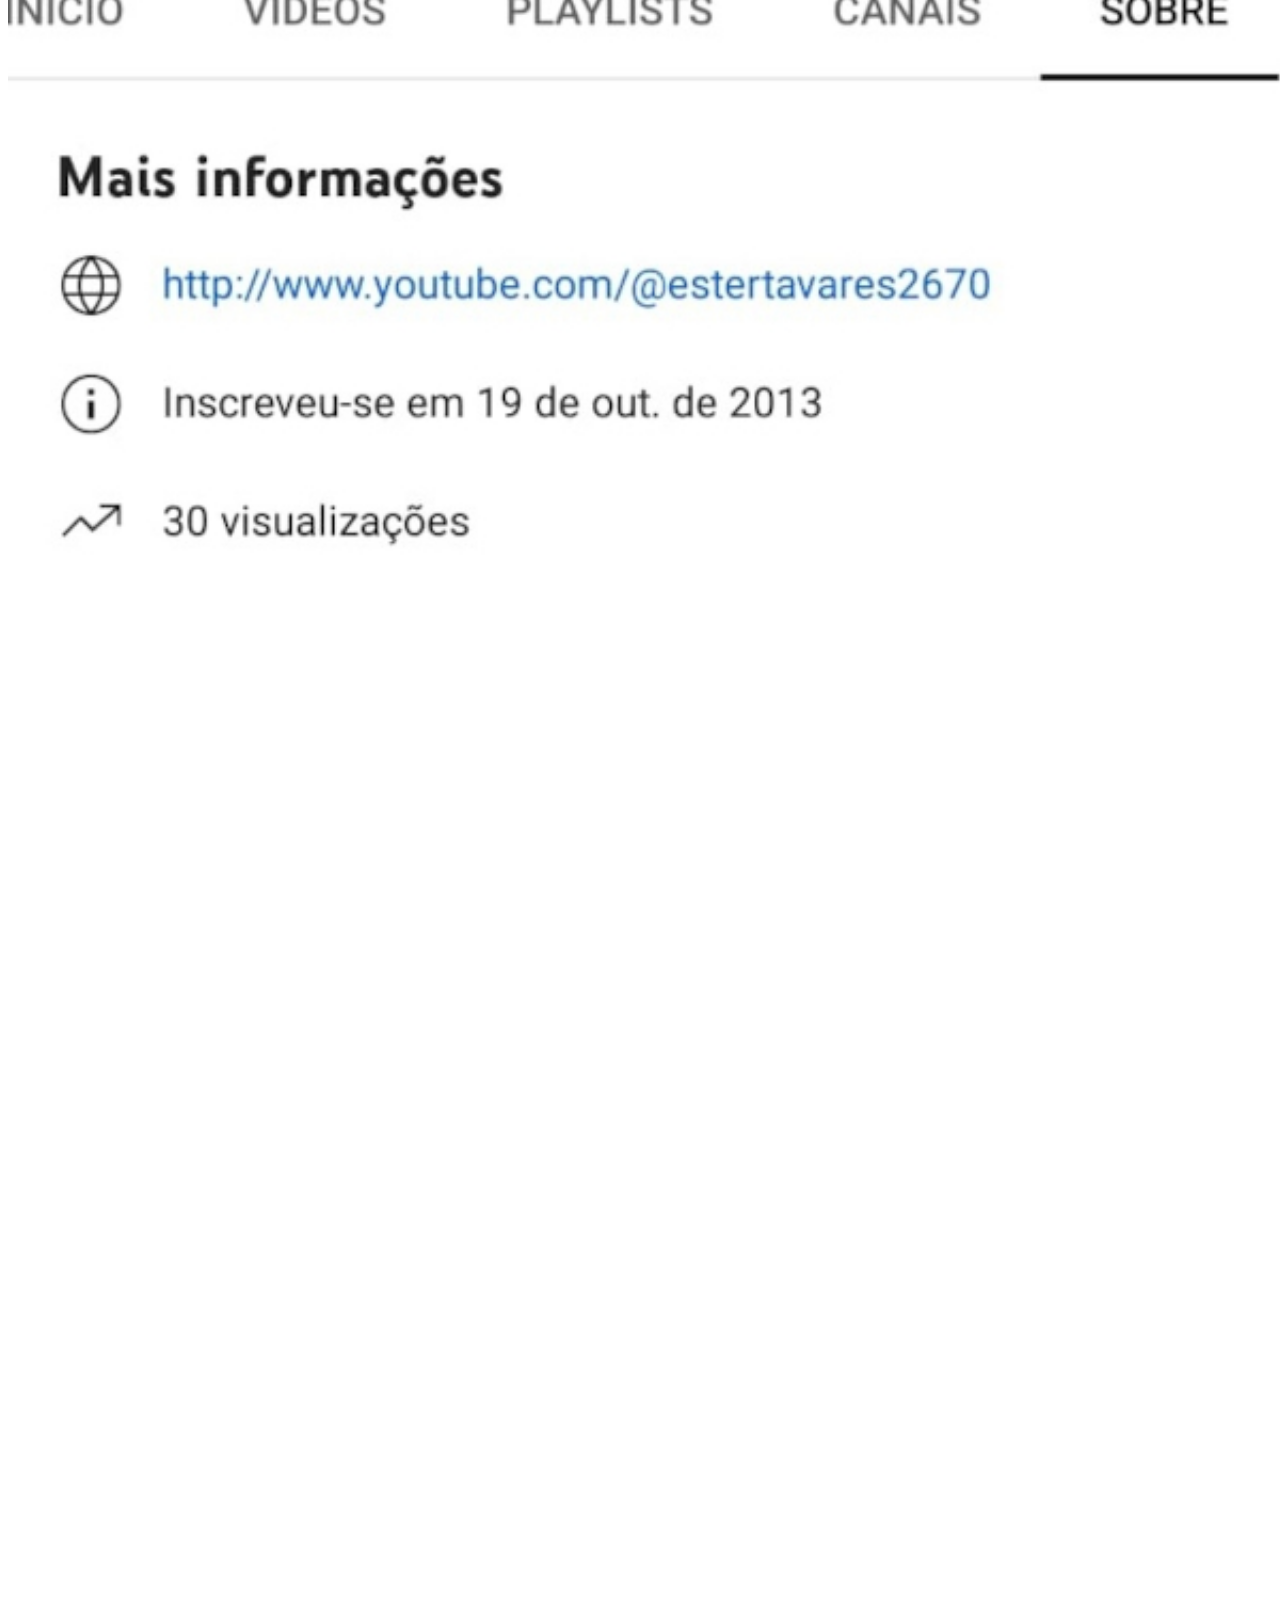
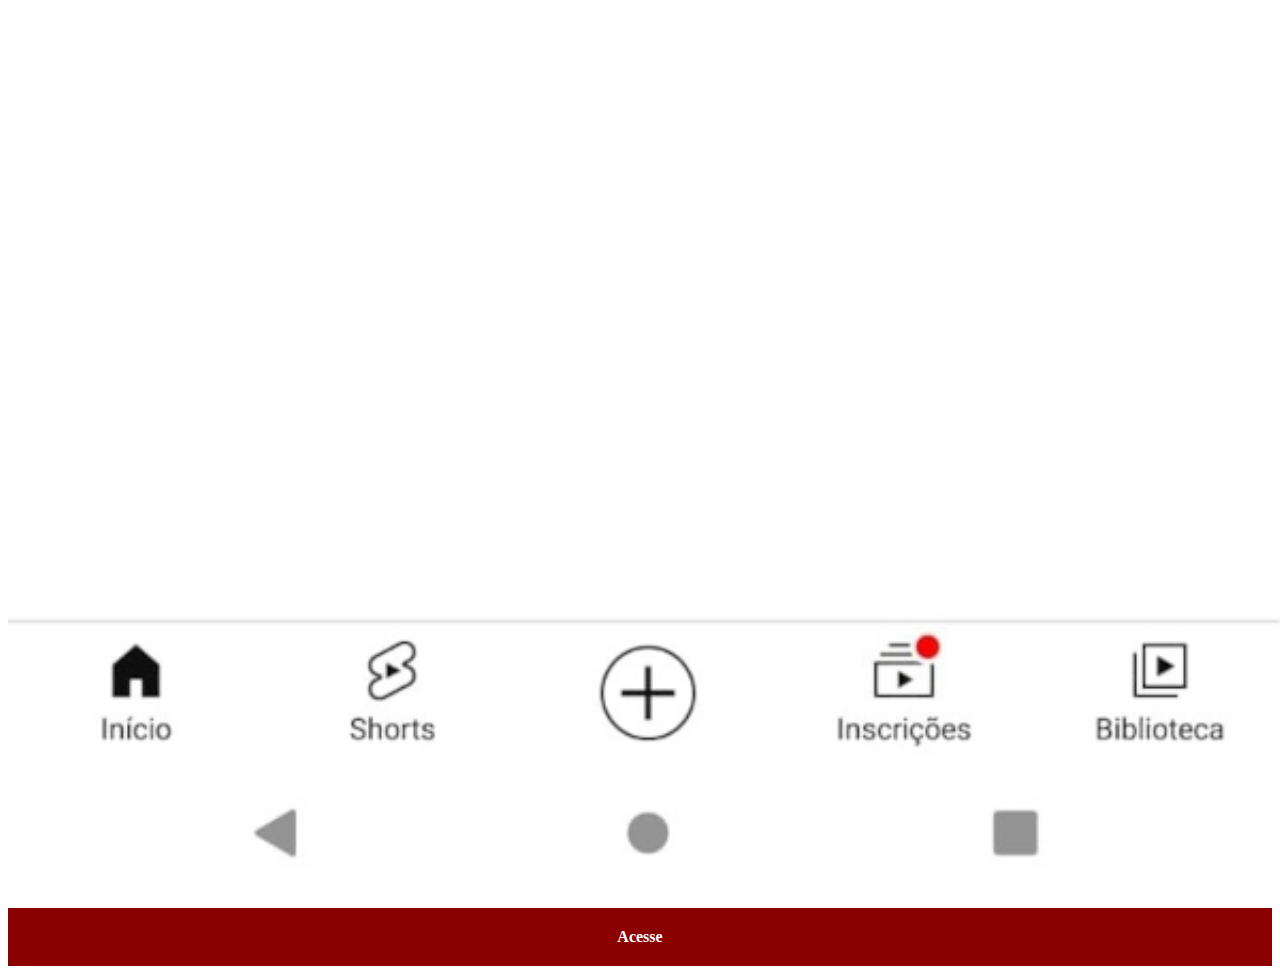
<file: youtube.html>
<!DOCTYPE html>
<html lang="pt-br">
<head>
    <meta charset="UTF-8">
    <meta name="viewport" content="width=device-width, initial-scale=1.0">
    <title>YouTube</title>
    <link rel="stylesheet" href="estilos/social.css">
    
</head>
<body>
    <img src="imagens/telayoutubeester1.jpg"alt="YouTube">
    <a href="https://www.youtube.com/channel/UChDPr8HOuerxxzcq2gYlRzw" target="_blank"> Acesse</a>
    <!-- Essa imagem da tela do youtube linkada acima, tem que ficar com largura de 100% 100vw porque ela vai ser carregada dentro do iframe de tela do Iphone -->
</body>
</html>
</file>
<file: estilos/style.css>
@charset "UTF-8";

{
    margin: 0px;
    padding: 0px;
    font-family: arial, Helvetica, sans-sarif;
}
html, body {
    height: 100vh;
    width: 100vw;
    background-color: black;
}

body {
    background: url(../imagens/fundo-madeira.jpg);
    background-repeat: no-repeat top center; /* alinhamento top e centralizado */
    background-size: cover;
    background-attachment: fixed; /* background fixed: para a imagem de fundo não rolar quando tiver bastante texto na tela */
}
main {
    height: 100vh;
    position: relative;
     /* a tela ficou com 100% green porque zeramos a margin e padding */
}
section#telefone {
    position: absolute;
    top: 50%;
    left: 50%;
    transform: translate(-50%, -50%);
    height: 627px;
    width: 311px;
    background-color: blue;
    background: url(../imagens/frame-iphone.png);
    background-repeat: no-repeat;

}
iframe#tela {
    position: relative;
    top: 80px;
    left: 22px;
    width: 267px;
    height: 471px;
} /* configurações acima, são para configurar o posicionamento da imagem que mostra a tela do iphone, com os icones de aplicativos */

/* São essas linhas de código que fazem o quadrado azul ou o objeto ficar bem no centro do fundo da tela:
position: absolute;
    top: 50%;
    left: 50%;
    transform: translate(-50%, -50%);
--Para verificar qual o tamanho do frame do iphone, abrir a imagem no gimp, ir em propriedades da imagem e copiar o tamanho exato para por em height e width
-- Primeiro tem que criar as caixas grandes e pequenas com cor de fundo para depois trocar elas pelas imagens de fundo.
    */

section#redes-sociais {
    text-align: right;
}
section#redes-sociais > a > img {
width: 50px;
margin: 10px;
border-radius: 50%; /* essa função deixa os botões de logo das redes redondinhos */
box-shadow: 2px 2px 5px rgba(0, 0, 0, 0.400);
box-sizing: border-box; /* essa função faz com que ao se passar o mouse pelos ícones de logo das redes sociais, não deixa todos os ícones mexerem, somente vai criar uma borda branca e dar aquela mexidinha em um logo por vez, ou seja, no logo que estou clicando atualmente */
}
section#redes-sociais img:hover {
    border: 2px solid rgba(255, 255, 255, 0.637);
    transform: translate(-3px, -3px); /* essa função faz com que ao se passar o mouse sob o ícone de logo, o mesmo se mexa um pouquinho pra esquerda, dá uma levantadinha */
    box-shadow: 5px 5px 10px rgba(0, 0, 0, 0.623);
    transition: transform 0.3s border 0.3s;

}
</file>
<file: estilos/social.css>
<style>
        *{ /* com essa configuração de paggind e margin, retiramos a borda branca da pagina do youtube */
            margin: 0px;
            padding: 0px;
            font-family: Arial, Helvetica, sans-serif;
        }
        ::-webkit-scrollbar {
            width:0px;
            height: 0px;
        /* Essa configuração acima de scrollbar, esconde o scroll bar ai não tem mais rolagem lateral na página */
        }
        img {
        width: 100vw;
        }
        a {
        display: block;
        background-color: darkred;
        color:white;
        padding: 20px;
        text-align: center;
        font-weight: bolder;
        text-decoration: none;
        }
        a:hover {
            background-color: red;
        }
    </style>
</file>
